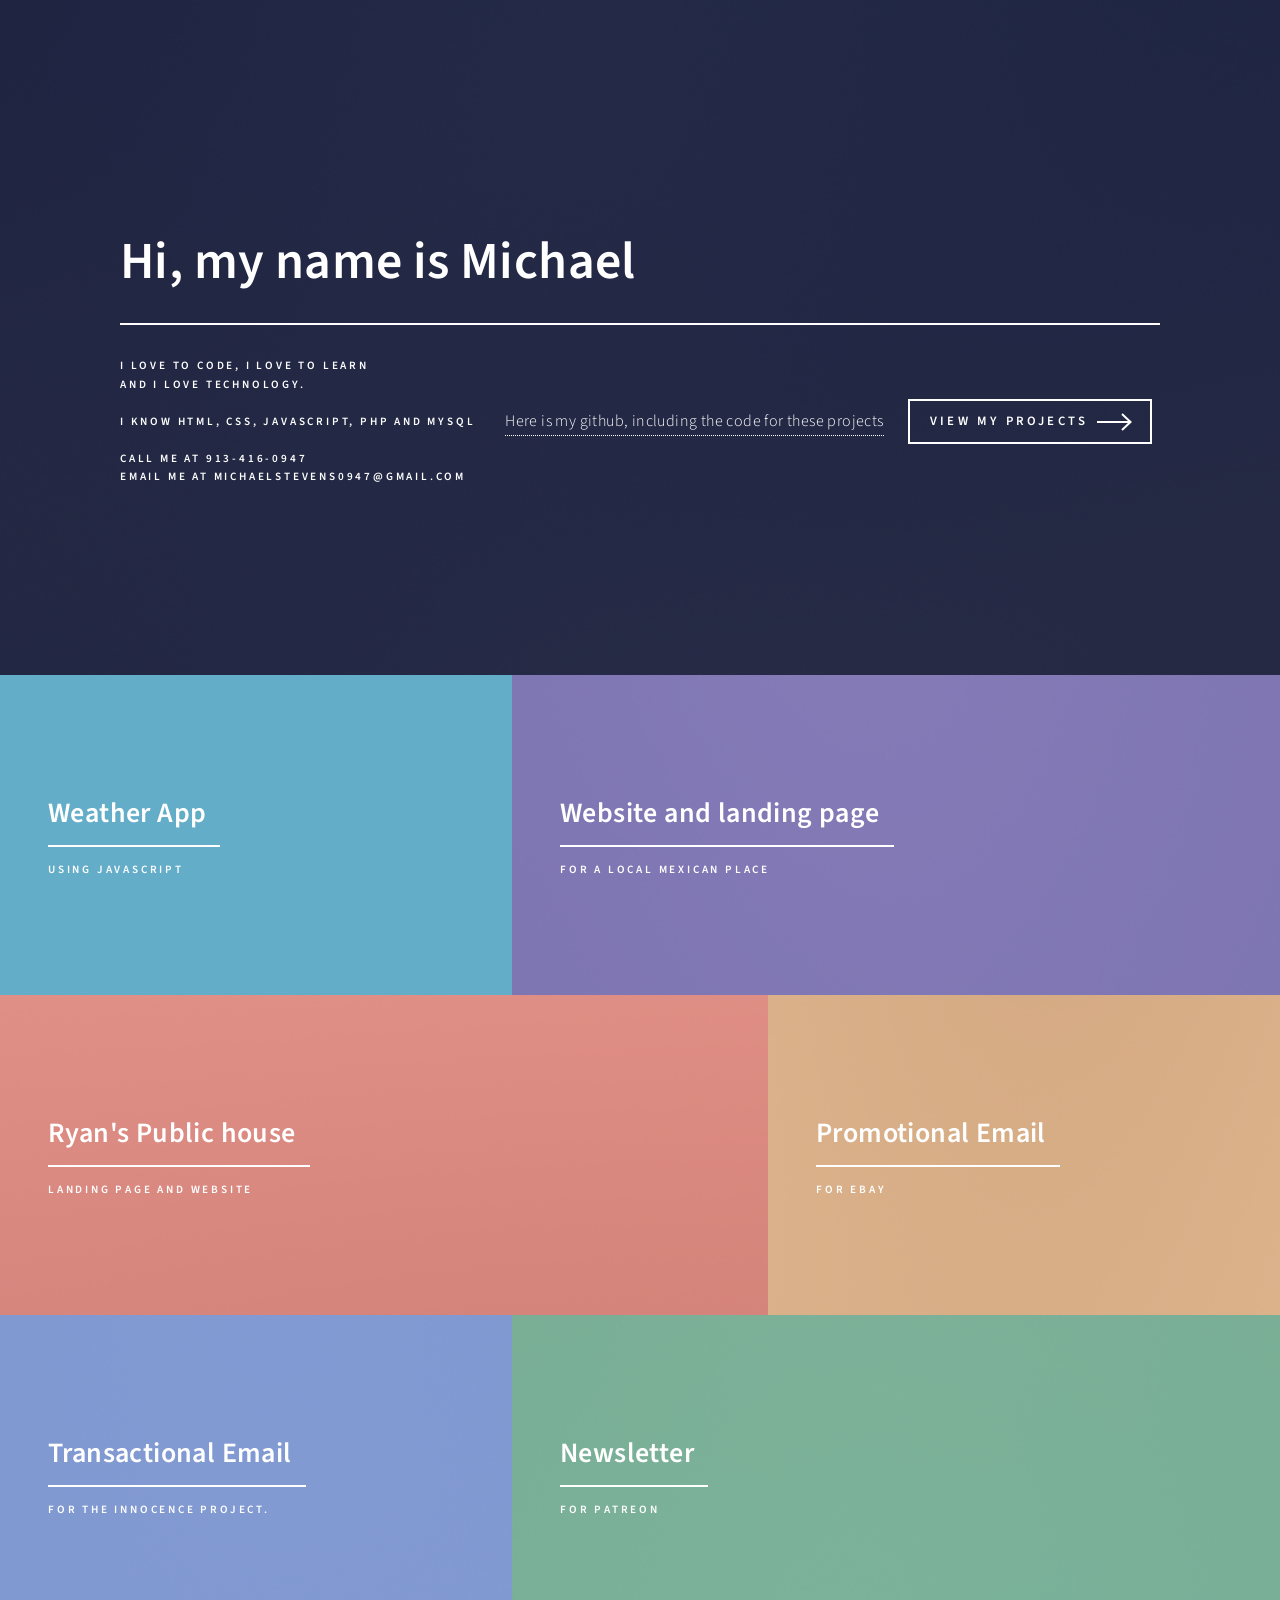
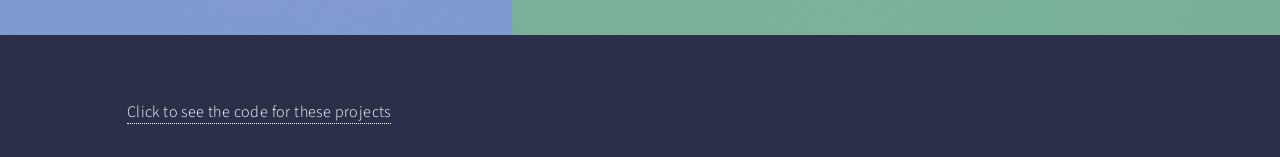
<file: index.html>
<!DOCTYPE HTML>
<!--
	Forty by HTML5 UP
	html5up.net | @ajlkn
	Free for personal and commercial use under the CCA 3.0 license (html5up.net/license)
-->
<html>
	<head>
		<title>Michael Stevens</title>
		<meta charset="utf-8" />
		<meta name="viewport" content="width=device-width, initial-scale=1, user-scalable=no" />
		<link rel="stylesheet" href="assets/css/main.css" />
		<noscript><link rel="stylesheet" href="assets/css/noscript.css" /></noscript>
	</head>
	<body class="is-preload">

		<!-- Wrapper -->
			<div id="wrapper">

				<!-- Header -->
					<header id="header" class="alt">
						
						<!-- <nav>
							<a href="#menu">Menu</a>
						</nav> -->
					</header>

				<!-- Menu -->
					<!-- <nav id="menu">
						<ul class="links">
							<li><a href="index.html">Home</a></li>
							<li><a href="landing.html">Landing</a></li>
							
						</ul>
						<ul class="actions stacked">
							<li><a href="#" class="button primary fit">View My projects</a></li>
							<li><a href="#" class="button fit">Log In</a></li>
						</ul>
					</nav> -->

				<!-- Banner -->
					<section id="banner" class="major">
						<div class="inner">
							<header class="major">
								<h1>Hi, my name is Michael</h1>
							</header>
							<div class="content">
								<p>	I love to code, I love to learn<br />
								and I love technology. <br>
								&nbsp;<br>
								I know HTML, CSS, Javascript, PHP and MySQL
								&nbsp;<br>
								&nbsp;<br>
								Call me at 913-416-0947<br>
								Email me at michaelstevens0947@gmail.com <br /></p><br>
								&nbsp;<br>
								&nbsp;<br>
								<a target='_blank' href='https://github.com/MichaelStevens247/michaelstevens247.github.io'>Here is my github, including the code for these projects</a>
								
								
								<ul class="actions">
									<li><a href="#one" class="button next scrolly">View my projects</a></li>
								</ul>
							</div>
						</div>
					</section>

				<!-- Main -->
					<div id="main">

						<!-- One -->
							<section id="one" class="tiles">
								<article>
									<span class="image">
										<img src="images/Guitar center photo.PNG" alt="" />
									</span>
									<header class="major">
										<h3><a href="/JS API/index.html" class="link" target='_blank'>Weather App</a></h3>
										<p>Using Javascript</p>
									</header>
								</article>
								<article>
									<span class="image">
										<img src="images/pic02.jpg" alt="" />
									</span>
									<header class="major">
										<h3><a href="/Rodeo Mexican Restaurant/index.html" target='_blank' class="link">Website and landing page</a></h3>
										<p>for a local mexican place</p>
									</header>
								</article>
								
								<article>
									<span class="image">
										<img src="images/pic03.jpg" alt="" />
									</span>
									<header class="major">
										<h3><a href="/RPH 02/index.html" class="link" target='_blank'>Ryan's Public house</a></h3>
										<p>Landing page and website</p>
									</header>
								</article>
								<article>
									<span class="image">
										<img src="images/pic04.jpg" alt="" />
									</span>
									<header class="major">
										<h3><a href="Promotional Email 02/index.html" target='_blank' class="link">Promotional Email</a></h3>
										<p>For Ebay</p>
									</header>
								</article>
								<article>
									<span class="image">
										<img src="images/pic05.jpg" alt="" />
									</span>
									<header class="major">
										<h3><a href="Transactional email/index.html" target='_blank' class="link">Transactional Email </a></h3>
										<p>For the innocence project.</p>
									</header>
								</article>
								<article>
									<span class="image">
										<img src="images/pic06.jpg" alt="" />
									</span>
									<header class="major">
										<h3><a href="Newsletter 02/index.html" class="link" target="_blank">Newsletter</a></h3>
										<p>For patreon</p>
									</header>
								</article>
							</section>

						<!-- Two -->
							<section id="two">
								<div class="inner">
									&nbsp;
									<a target='_blank' href='https://github.com/MichaelStevens247/michaelstevens247.github.io'>Click to see the code for these projects</a>
									<!-- <header class="major">
										<h2>Massa libero</h2>
									</header>
									<p>Nullam et orci eu lorem consequat tincidunt vivamus et sagittis libero. Mauris aliquet magna magna sed nunc rhoncus pharetra. Pellentesque condimentum sem. In efficitur ligula tate urna. Maecenas laoreet massa vel lacinia pellentesque lorem ipsum dolor. Nullam et orci eu lorem consequat tincidunt. Vivamus et sagittis libero. Mauris aliquet magna magna sed nunc rhoncus amet pharetra et feugiat tempus.</p>
									<ul class="actions">
										<li><a href="landing.html" class="button next">Get Started</a></li>
									</ul>
								</div>
							</section> -->
					</div>

				<!-- Contact -->
					<!-- <section id="contact">
						<div class="inner">
							<section>
								<form method="post" action="#">
									<div class="fields">
										<div class="field half">
											<label for="name">Name</label>
											<input type="text" name="name" id="name" />
										</div>
										<div class="field half">
											<label for="email">Email</label>
											<input type="text" name="email" id="email" />
										</div>
										<div class="field">
											<label for="message">Message</label>
											<textarea name="message" id="message" rows="6"></textarea>
										</div>
									</div>
									<ul class="actions">
										<li><input type="submit" value="Send Message" class="primary" /></li>
										<li><input type="reset" value="Clear" /></li>
									</ul>
								</form>
							</section> -->
							<!-- <section class="split">
								<section>
									<div class="contact-method">
										<span class="icon solid alt fa-envelope"></span>
										<h3>Email</h3>
										<a href="#">information@untitled.tld</a>
									</div>
								</section>
								<section>
									<div class="contact-method">
										<span class="icon solid alt fa-phone"></span>
										<h3>Phone</h3>
										<span>(000) 000-0000 x12387</span>
									</div>
								</section>
								<section>
									<div class="contact-method">
										<span class="icon solid alt fa-home"></span>
										<h3>Address</h3>
										<span>1234 Somewhere Road #5432<br />
										Nashville, TN 00000<br />
										United States of America</span>
									</div>
								</section>
							</section> -->
						</div>
					</section>

				<!-- Footer -->
					<footer id="footer">
						<!-- <div class="inner">
							<ul class="icons">
								<li><a href="#" class="icon brands alt fa-twitter"><span class="label">Twitter</span></a></li>
								<li><a href="#" class="icon brands alt fa-facebook-f"><span class="label">Facebook</span></a></li>
								<li><a href="#" class="icon brands alt fa-instagram"><span class="label">Instagram</span></a></li>
								<li><a href="#" class="icon brands alt fa-github"><span class="label">GitHub</span></a></li>
								<li><a href="#" class="icon brands alt fa-linkedin-in"><span class="label">LinkedIn</span></a></li>
							</ul>
							<ul class="copyright">
								<li>&copy; Untitled</li><li>Design: <a href="https://html5up.net">HTML5 UP</a></li>
							</ul>
						</div> -->
					</footer>

			</div>

		<!-- Scripts -->
			<script src="assets/js/jquery.min.js"></script>
			<script src="assets/js/jquery.scrolly.min.js"></script>
			<script src="assets/js/jquery.scrollex.min.js"></script>
			<script src="assets/js/browser.min.js"></script>
			<script src="assets/js/breakpoints.min.js"></script>
			<script src="assets/js/util.js"></script>
			<script src="assets/js/main.js"></script>

	</body>
</html>
</file>
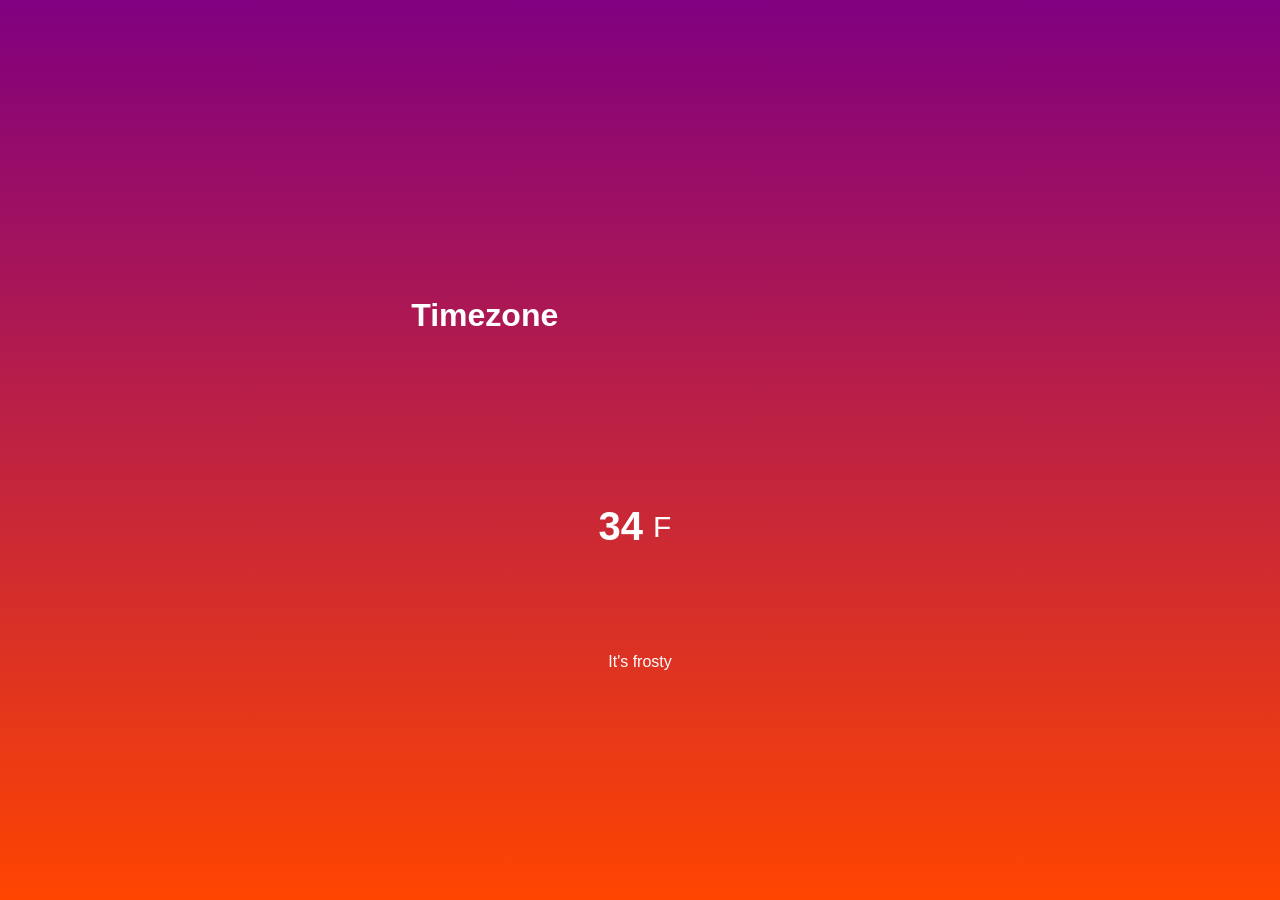
<file: JS API/index.html>
<!DOCTYPE html>
<html lang="en">
<head>
    <meta charset="UTF-8">
    <meta name="viewport" content="width=device-width, initial-scale=1.0">
    <title>Document</title>
    <link rel='stylesheet' href='style.css'>
</head>
<body>
    
    <div class='location'>
        <h1 class='location-timezone'>Timezone</h1>
        <canvas class='icon' width="128" height="128"></canvas>
    </div>
    <div class='temperature'>
        <div class='degree-section'>
            <h2 class="temperature-degree">34</h2>
            <span>F</span>
        </div>
        <div class="temperature-description">It's frosty</div>
    </div>

    <script src='skycons.js'></script>
    <script src='script.js'></script>
</body>
</html>
</file>
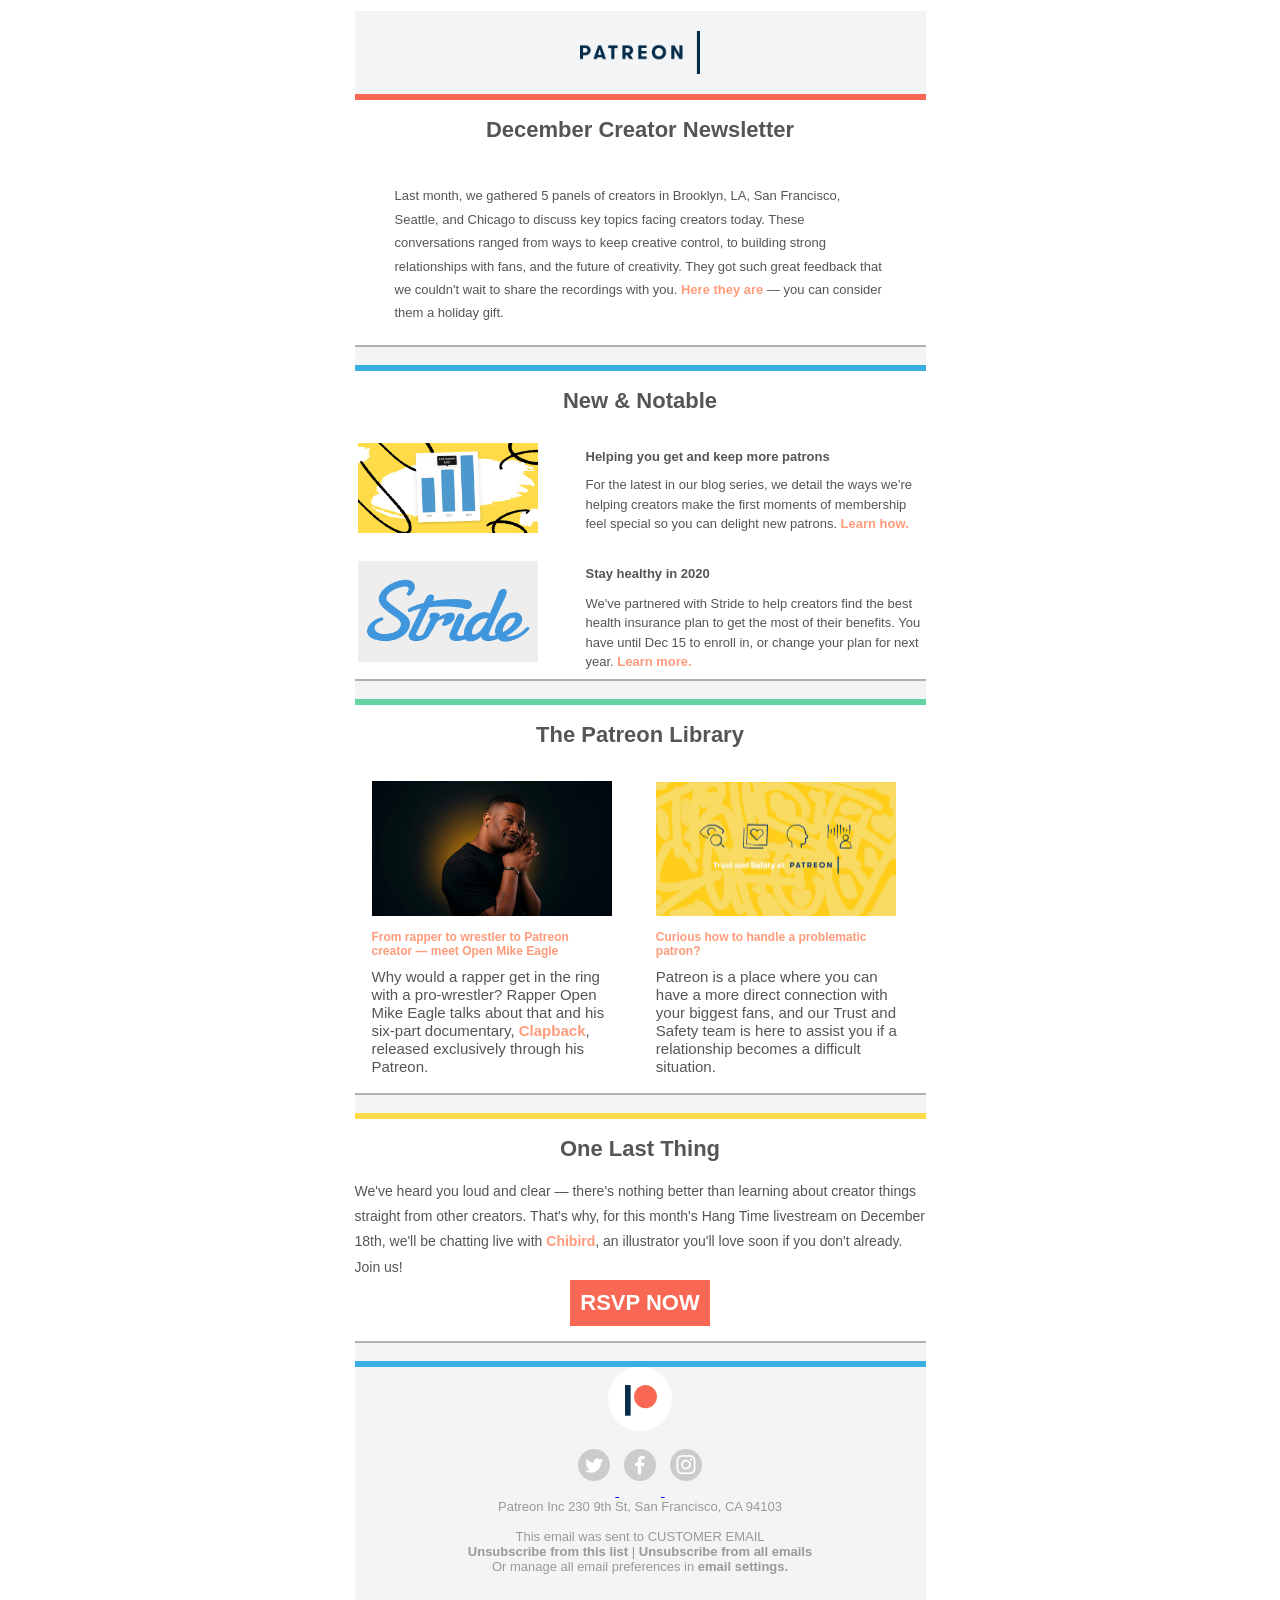
<file: Newsletter 02/index.html>
<!DOCTYPE html>
<html lang="en">
<head>
    <meta charset="UTF-8">
    <meta name="viewport" content="width=device-width, initial-scale=1.0">
    <meta http-equiv="X-UA-Compatible" content="ie=edge">
    <title>Your December creator newsletter is here 🎁</title>
    <link rel='stylesheet' href='style.css'>
</head>
<body>
    <table role='presentation' width='577' valign='top' align='center' id='bigtable'>
        <tbody>
            <tr>
                <td>

                    <div id='header' width='577' height='83' align='center'>
                        <img align='center' height="42.8" id='logo' src='patreon.png'>
                    </div>

                    <div align='center' class ='one'>
                        <strong><span>December Creator Newsletter</span></strong>
                    </div>

                    <div id='firsttext' width='477' align='left' width='577'>
                        <span>Last month, we gathered 5 panels of creators in Brooklyn, LA, San Francisco, Seattle, and Chicago to discuss key topics facing creators today. These conversations ranged from ways to keep creative control, to building strong relationships with fans, and the future of creativity. They got such great feedback that we couldn't wait to share the recordings with you. <a href='https://www.youtube.com/watch?v=l2Yi4vOR7PY&list=PLXjKNDHnuMrw0oZ-pcdKW7ppeaIy1X2rW&index=10' class='orange' target='_blank'>Here they are</a> — you can consider them a holiday gift. </span>
                    </div>

                    <div class='transparent'>
                        &nbsp;
                    </div>

                    <div align='center' class ='two'>
                        <strong><span>New & Notable</span></strong>
                    </div>

                    <table id='three'>
                        <tbody>
                            <tr>
                                <td class='threecell'>
                                    <a href='' target='_blank'> <img class='imgthree' width='180' src='yellow.jpg'> </a>
                                </td>
                                <td >
                                    <span><strong class='threeheading'> Helping you get and keep more patrons </strong></span>
                                    <div class='threeparagraph'>
                                        For the latest in our blog series, we detail the ways we’re helping creators make the first moments of membership feel special so you can delight new patrons.<a class='orange' href='https://blog.patreon.com/get-and-keep-more-patrons-part-3' target='_blank'> Learn how.</a>
                                    </div>
                                </td>
                            </tr>
                            <tr>
                                <td class='threecell'>
                                    <a href='' target='_blank'> <img class='imgthree' width='180' src='stride.png'> </a>
                                </td>
                                <td class='threeparagraph'>
                                    <span><strong class='threeheading'> Stay healthy in 2020 </strong></span>
                                    <div class='threeparagraph'>
                                        We've partnered with Stride to help creators find the best health insurance plan to get the most of their benefits. You have until Dec 15 to enroll in, or change your plan for next year.<a class='orange' href='https://patreon.stridehealth.com/?utm_source=partner_patreon' target='_blank'> Learn more.</a> 
                                    </div>
                                </td>
                            </tr>
                        </tbody>
                    </table>

                    <div class='transparent'>
                        &nbsp;
                    </div>

                    <div align='center' class ='four'>
                        <strong><span>The Patreon Library</span></strong>
                    </div>

                    <table id='fourtable' align='center'>
                        <tbody>
                            <tr>
                                <td class='fourcell'>
                                    <a href='' target='_blank'><img class='fourimg' src='guy.png'></a>
                                    <div class='fourheader'> <a class='fourheader' href='https://blog.patreon.com/open-mike-eagle?utm_source=creator_newsletter&utm_medium=email&utm_campaign=launched' target='_blank'>From rapper to wrestler to Patreon creator — meet Open Mike Eagle </a></div>
                                    <div class= 'fourparagraph'>Why would a rapper get in the ring with a pro-wrestler? Rapper Open Mike Eagle talks about that and his six-part documentary,<a class='orange' href='https://www.patreon.com/openmikeeagle' target='_blank'> Clapback</a>, released exclusively through his Patreon. </div>
                                </td>
                                <td class='fourcell'>
                                    <a href='' target='_blank'><img class='fourimg' src='brains.png'></a>
                                    <div class='fourheader'> <a class='fourheader' href='https://blog.patreon.com/how-do-i-handle-a-problematic-patron?utm_source=creator_newsletter&utm_medium=email&utm_campaign=launched' target='_blank'>Curious how to handle a problematic patron? &nbsp; &nbsp; &nbsp; &nbsp; &nbsp; &nbsp;</a></div>
                                    <div class= 'fourparagraph'>Patreon is a place where you can have a more direct connection with your biggest fans, and our Trust and Safety team is here to assist you if a relationship becomes a difficult situation.</div>
                                </td>
                            </tr>
                        </tbody>
                    </table>

                    <div class='transparent'>
                        &nbsp;
                    </div>

                    <div align='center' class ='five'>
                        <strong><span>One Last Thing</span></strong>
                    </div>

                    <div class= 'fiveparagraph'>
                        We've heard you loud and clear — there's nothing better than learning about creator things straight from other creators. That's why, for this month's Hang Time livestream on December 18th, we'll be chatting live with <a class='orange' href='' target='_blank'>Chibird</a>, an illustrator you'll love soon if you don't already. Join us! 
                    </div>

                    <div align='center' class='fivebutton'>
                        <a class='rsvpbutton' href ='https://www.crowdcast.io/e/hang-time-december-19/register' target='_blank'><span><strong> RSVP NOW </strong></span> </a>
                    </div>

                    <div class='transparent fivebottom'>
                        &nbsp;
                    </div>

                    <div align='center' id='six'>
                        <a href='' target='_blank'> <img id='siximg' src='Patreon02.png'> </a>
                        <div>
                            <a href='https://twitter.com/patreon' target='_blank'> <img class='sixlink' src='twitter link.png'> </a>
                            <a href='https://www.facebook.com/patreon' target='_blank'> <img class='sixlink' src='facebook link.png'> </a>
                            <a href='https://www.instagram.com/patreon/' target='_blank'> <img class='sixlink' src='insta link.png'> </a>
                        </div>

                        <div>
                            Patreon Inc 230 9th St, San Francisco, CA 94103
                        </div>

                        <div style='padding-top: 15px; padding-bottom: 30px;'>
                            This email was sent to CUSTOMER EMAIL <br>
                            <a class='endlinks' href='https://blog.patreon.com/unsubscribe-confirm?utm_source=newsletter&utm_medium=email&utm_content=creatornewsletterunsubscribe&utm_campaign=creatornewsletter' target='_blank'> Unsubscribe from this list </a>  | <a class='endlinks' href='https://apus6.com/unsubscribe/v2?s=patreon&m=s_6a6f7e1f-973b-40bc-a2a0-f30889553c0d' target='_blank'>Unsubscribe from all emails</a> <br>

                            Or manage all email preferences in <a class='endlinks' href='https://www.patreon.com/login?ru=%2Fsettings%2Femail' target='_blank'> email settings.</a>
                        </div>

                    </div>

                    

                </td>
            </tr>
        </tbody>
    </table>
</body>
</html>
</file>
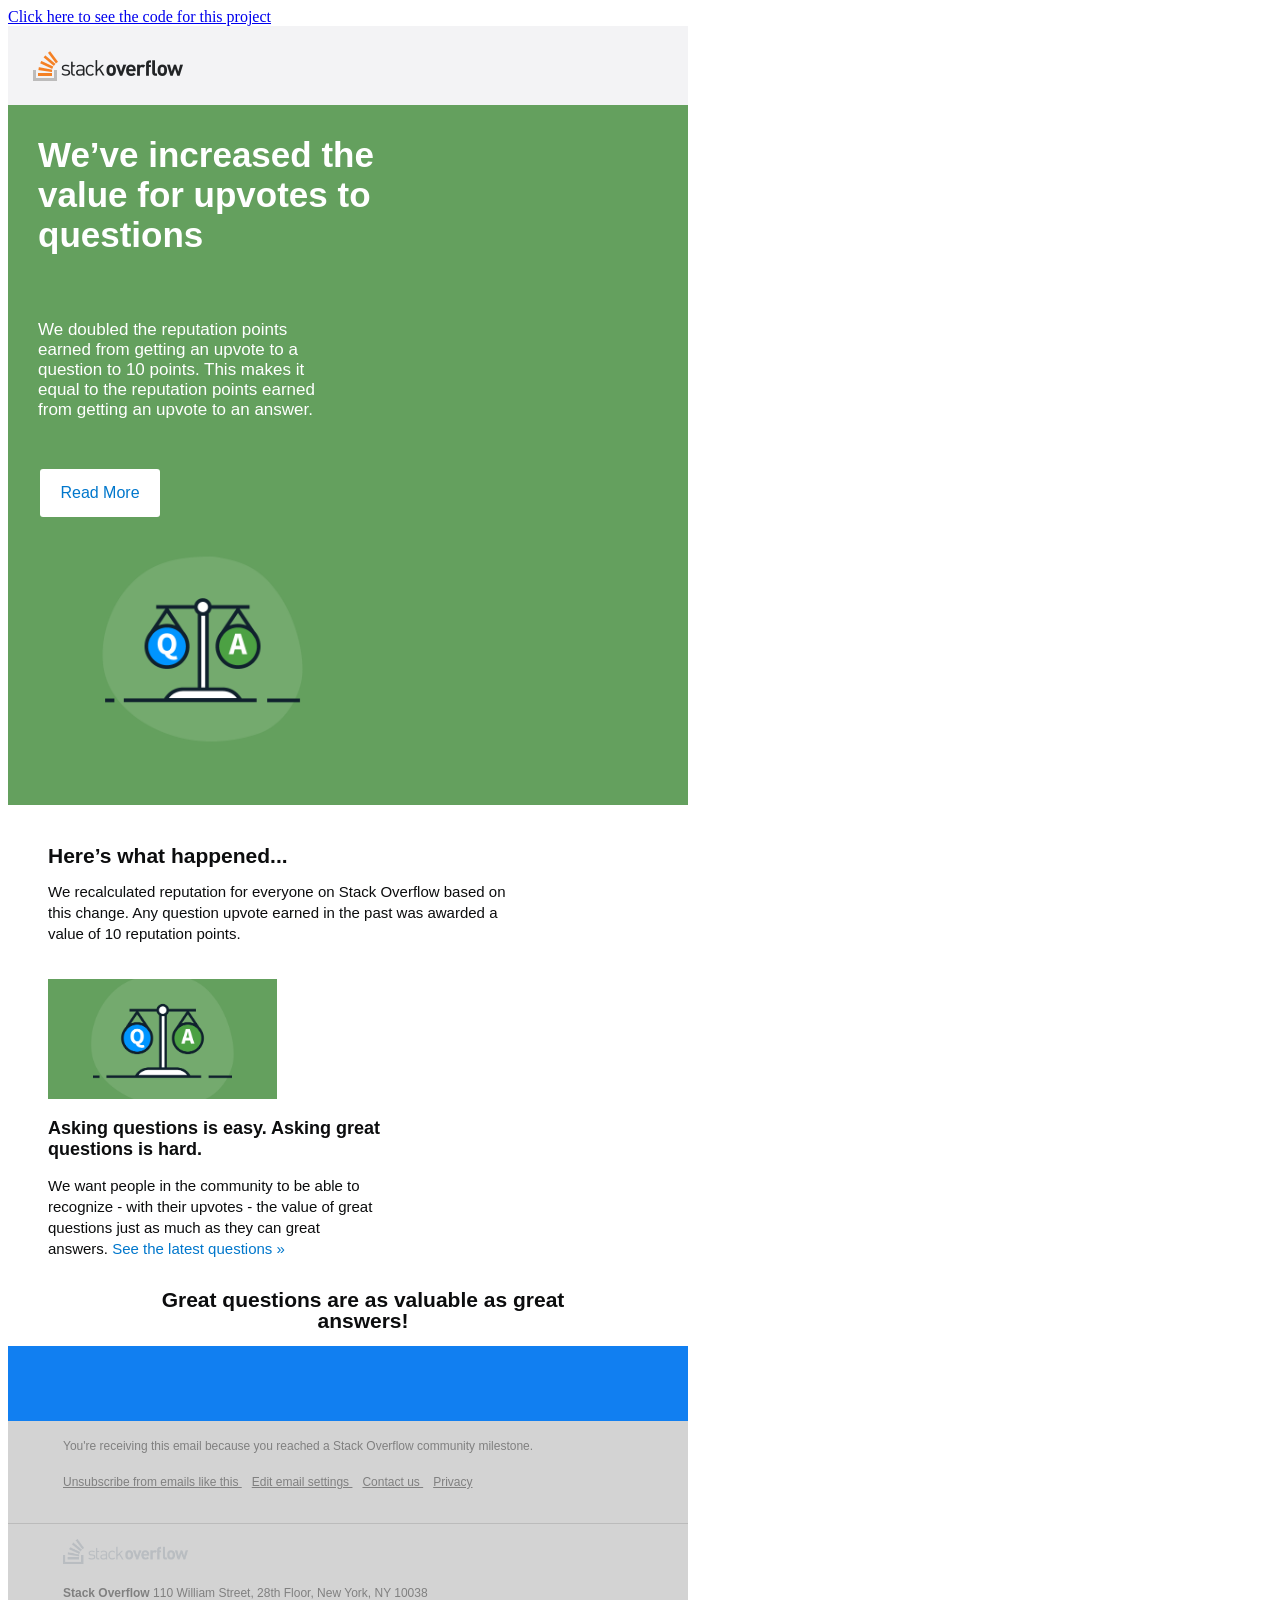
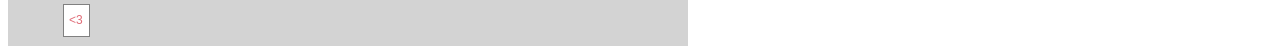
<file: Newsletter/index.html>
<!DOCTYPE html>
<html lang="en">
<head>
    <meta charset="UTF-8">
    <meta name="viewport" content="width=device-width, initial-scale=1.0">
    <meta http-equiv="X-UA-Compatible" content="ie=edge">
    <title>Reputation values have changed across Stack Overflow</title>
    <link rel ='stylesheet' href ='style.css'>
    <a href='https://github.com/MichaelStevens247/Newsletter-email-01' target='_blank'>Click here to see the code for this project</a>
</head>
    <header>
        <a href ='https://stackoverflow.com/'><img id='logo' src='StackLogo.png'></a>
    </header>

<body>
    
<div id='main'>
    <p class='boldwhite'><b>We’ve increased the <br> value for upvotes to <br>questions</b></p>

    <p class='smallwhite'>We doubled the reputation points <br> 
        earned from getting an upvote to a <br> 
        question to 10 points. This makes it <br> 
        equal to the reputation points earned <br> 
        from getting an upvote to an answer.</p>

    <div id='front'>
        <table>
            <tbody>
                <tr>
                    <td id='button'>
                        <a href='https://stackoverflow.blog/2019/11/13/were-rewarding-the-question-askers/?utm_source=iterable&utm_medium=email&utm_campaign=recalculating-reputation-community&utm_content=read-more' id ='innerbutton' target='_blank'> Read More </a>
                    </td>
                </tr>
            </tbody>
        </table>
    </div>    

        
        <div>
            <img id='scale01' src='scale.png'>
        </div>
    </div>

        <div class='blackbold'>
            Here’s what happened...
        </div>
        
        <div class='paragraph'>
            We recalculated reputation for everyone on Stack Overflow based on <br>
            this change. Any question upvote earned in the past was awarded a <br>
            value of 10 reputation points.
        </div>

        <div> <!--scale02-->
            <a href='https://stackoverflow.blog/2019/11/13/were-rewarding-the-question-askers/?utm_source=iterable&utm_medium=email&utm_campaign=recalculating-reputation-community&utm_content=mid-image'  target='_blank'> <img id='scale02' src='scale02.png'> </a> 
        </div>
    
        <div id='smallbold'>
                Asking questions is easy. Asking great <br>
                questions is hard.
            </div>
            
            <div class='paragraph'>
                    We want people in the community to be able to <br>
                    recognize - with their upvotes - the value of great <br>
                    questions just as much as they can great <br>
                    answers. <a href ='https://stackoverflow.com/questions?tab=Newest?utm_source%3Diterable&utm_medium=email&utm_campaign=recalculating-reputation-community&utm_content=see-latest-questions' target='_blank' id='links'>See the latest questions »</a>
            </div>

            <div id='centeralign'>
                    Great questions are as valuable as great <br> answers!
            </div>

            <div id='bottom'>
                <div id='blue'></div>

                <div class='lightgrey'>
                        You're receiving this email because you reached a Stack Overflow community milestone.
                </div>

                
                    <ul class='greylinks'>
                        <li>
                                Unsubscribe from emails like this 
                        </li>
                        <li>
                                Edit email settings  
                        </li>
                        <li>
                                Contact us 
                        </li>
                        <li>
                                Privacy 
                        </li>
                    </ul>
                
                    <div class='underline'>
                        <!-- This div creates an underline -->
                    </div>

                    <div id='moveimg'>
                    <img id='greylogo' src= 'GreyStackLogo.png'>
                    </div>

                    <div class='lightgrey' id='finaltext'>
                        <b>Stack Overflow</b> 110 William Street, 28th Floor, New York, NY 10038 <br>
                        <div id ='heart'> <3 </div>

                    </div>

<!-- #e06c77 -->

            </div>



</body>
</html>







<!-- <td valign="middle" style="background-image:url('https://ci5.googleusercontent.com/proxy/LZKbu32cNSfVxYGLwQ6JQbCiCeoPOwwNNxjKl1pN0WoQ_-ZrWTBxy6U3PmM39IHZrLHxW4GrGPOzp_aFfZUngQ7PVf77PWLe0g8JTQ5YWQtrv2JkbFIQk2HjADnD63u_6HRDYNNLyECD_5mZRRetXYLnb04=s0-d-e1-ft#https://itr-images.stackoverflow.email/857c3f94-f791-401e-85a8-e041ec72569e/bgheropatternblue.png');background-position:center center;background-size:cover;background-color:#117ff1" background="https://ci5.googleusercontent.com/proxy/LZKbu32cNSfVxYGLwQ6JQbCiCeoPOwwNNxjKl1pN0WoQ_-ZrWTBxy6U3PmM39IHZrLHxW4GrGPOzp_aFfZUngQ7PVf77PWLe0g8JTQ5YWQtrv2JkbFIQk2HjADnD63u_6HRDYNNLyECD_5mZRRetXYLnb04=s0-d-e1-ft#https://itr-images.stackoverflow.email/857c3f94-f791-401e-85a8-e041ec72569e/bgheropatternblue.png" bgcolor="#117FF1"> <div> <table width="100%" align="center" border="0" cellpadding="0" cellspacing="0" role="presentation" style="border-spacing:0!important;border-collapse:collapse!important;table-layout:fixed!important;margin:0 auto!important"> <tbody> <tr> <td style="padding:30px" class="m_2951813165315957262sm-p"> </td> </tr> </tbody> </table> </div> </td> -->
</file>
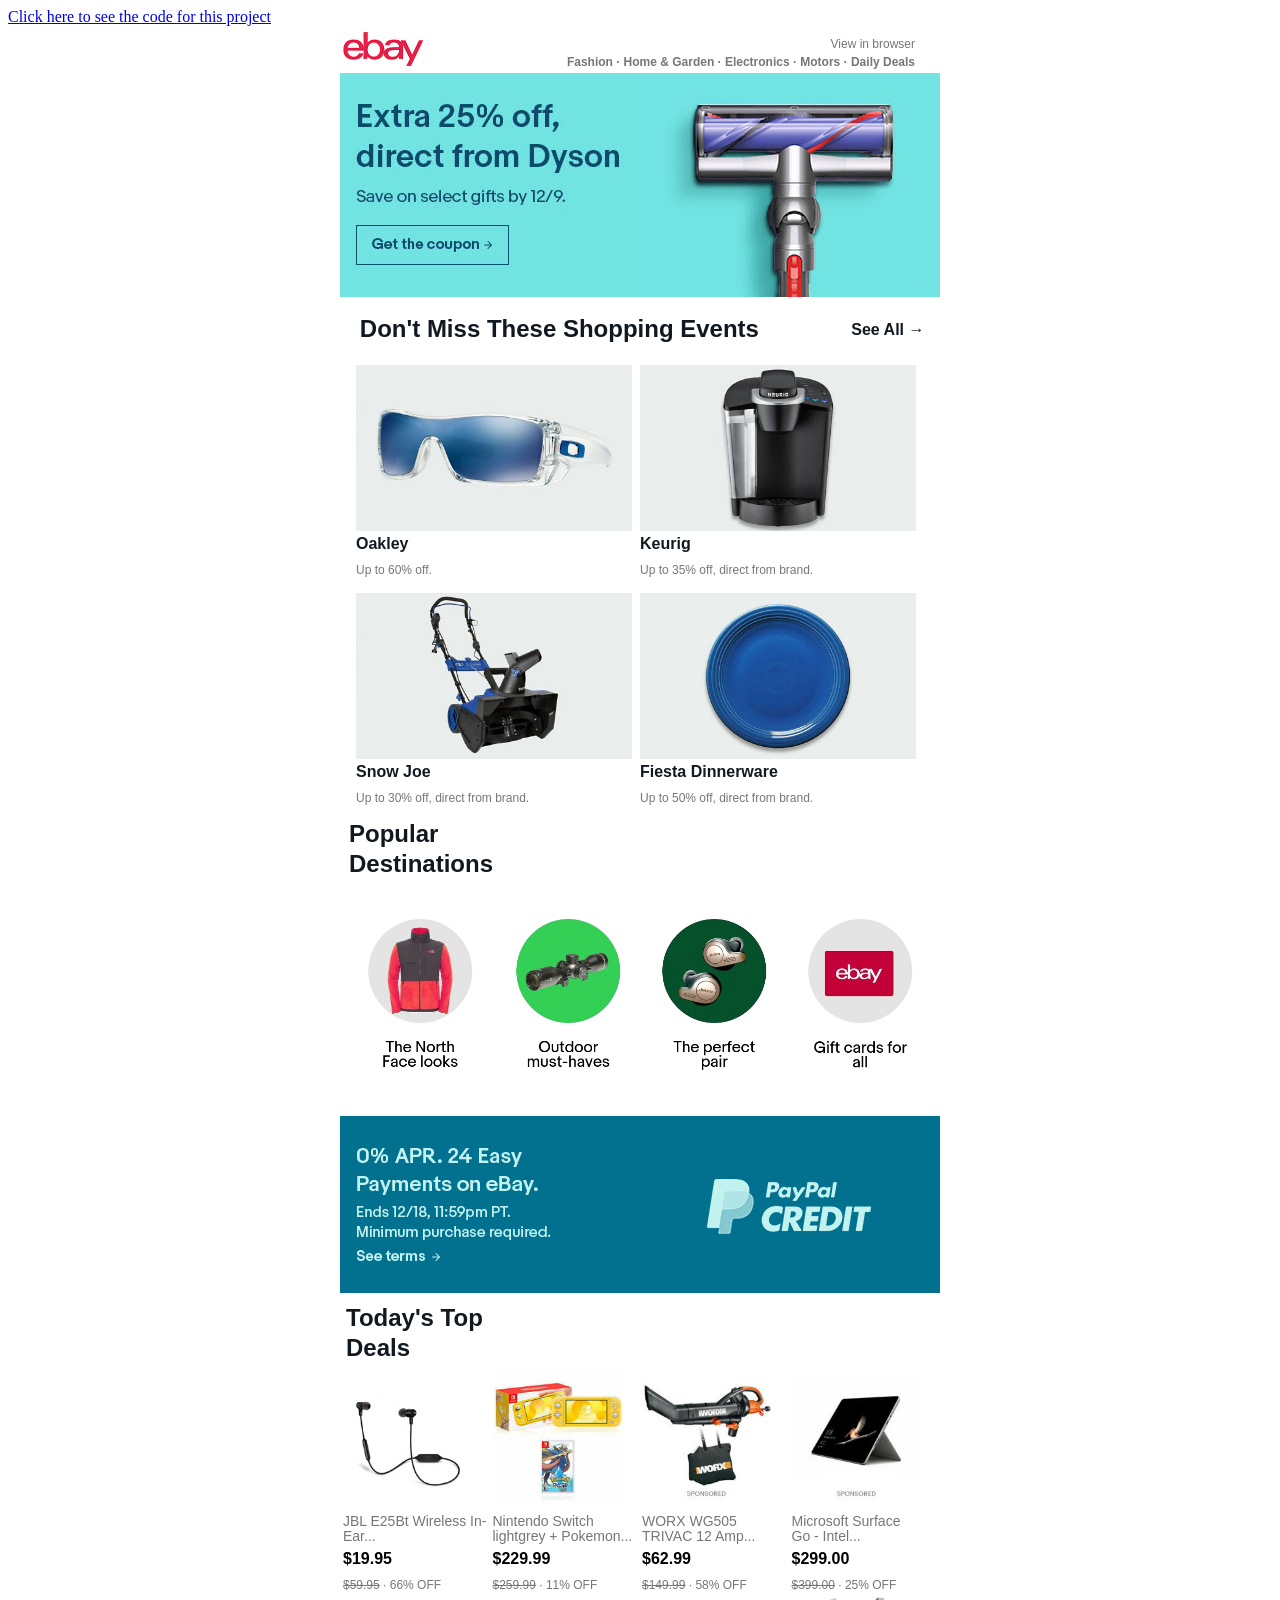
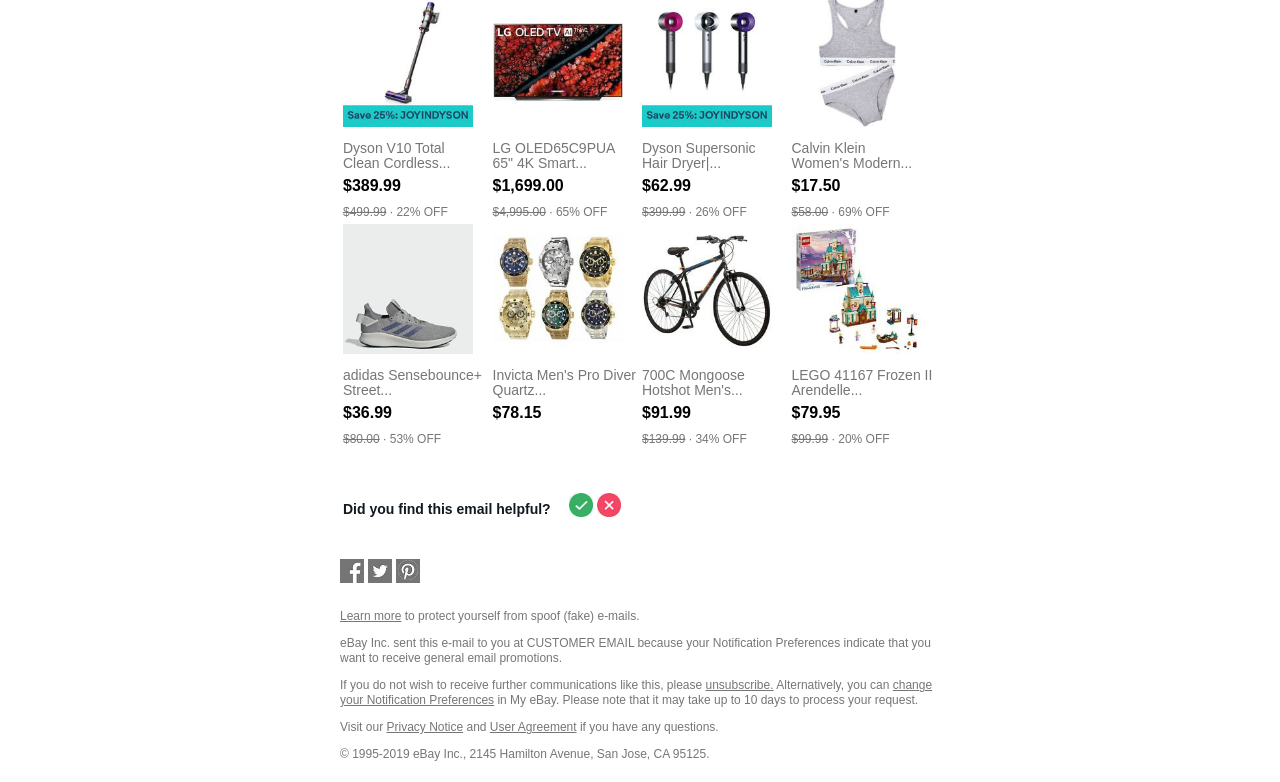
<file: Promotional Email 02/index.html>
<!DOCTYPE html>
<html lang="en">
<head>
    <meta charset="UTF-8">
    <meta name="viewport" content="width=device-width, initial-scale=1.0">
    <meta http-equiv="X-UA-Compatible" content="ie=edge">
    <link rel ='stylesheet' href='style.css'>
    <title>Yes, yes, yes! This is going to be a Cyber Week to remember</title>
    <a href='https://github.com/MichaelStevens247/Promotional-email-02' target='_blank'>Click here to see the code for this project</a>
</head>
<body>
    <div>
        <table align='center'> <!-- This table contains the entirety of the email content-->
            <tbody>
                <tr>
                    <td>
                        <table cellspacing ='0' cellpadding='0'>
                            <tr>
                                <td>
                                    <table>
                                        <tbody>
                                            <tr id = 'head'>
                                                <th> 
                                                    <img src='EbayLogo.jpg'  width ='80' height ='34'>
                                                </th>
                                                <th width='488' style = 'text-align: right; vertical-align: bottom;'>
                                                    <div style = 'text-align: right;'> <a href ='https://svcs.ebay.com/imageser/v1/image/digestinbrowser?id=44905085950&loc=en-US&tv=YzliYjdjMWItN2QxMy00N2RiLWE0MWItNDNlNjRiMWIzNmNjXzEwOA%3D%3D&0=NULL&1=NULL&2=0A99B68D-2175F035031-016EA6DA224F-0000000001FA8C99&3=0&4=0&6=NULL&7=5&8=0&9=0&10=AQAEAAAAMGEbFyz2VhE4QRRo9BcVsAClKGGRPpAe1L7QoNrK30oLX0Xj0qz_MRHYtnuoBVuDJw&11=NDQ5MDUwODU5NTA%3D&12=NULL&13=NULL&14=0&15=N&16=default&17=8&18=U&19=1575562200&20=0&21=0&22=0&23=0&24=0&25=NULL&26=7b36a939aec310f236235bcf1b2e8ffd%257E32TE73001_T_AGM&27=9&28=NULL&29=AGM&30=NULL&31=20191205091000&32=0&33=40&34=0&35=0&36=2058673811&37=NULL&38=0&39=0.0&40=0&41=32TE73001_T_AGM&42=AQAEAAAAILbD0kUDnYlBRWemzgph7E6A81Jd9aN2dbatUs0wspjX&43=AQAEAAAAICLzabLYh22RVj5y_cOn0ETazSS79pSC0FvOvymlAbp7&44=0&45=AQAEAAAAIGKIAopL7FWUjCegnhp7BZG6YOzod-mz_evajjXy3qqC&46=UNKNOWN&47=0&48=0&49=0&50=0&51=0&newVibEncoding=true' target='_blank' class = 'thingrey'> View in browser </a> </div>
                                                   <a href='https://www.ebay.com/b/Fashion/bn_7000259856' class='boldgrey' >Fashion ·</a> <a href='https://www.ebay.com/b/Home-Garden/11700/bn_1853126' class='boldgrey'>Home & Garden ·</a> <a href='https://www.ebay.com/b/Electronics/bn_7000259124' class='boldgrey' >Electronics ·</a> <a href='https://www.ebay.com/b/Auto-Parts-and-Vehicles/6000/bn_1865334?v=1&campaign-id=90001' class='boldgrey'>Motors ·</a> <a href='https://www.ebay.com/deals/?campaign-id=90001' class='boldgrey' >Daily Deals</a>
                                                </th>
                                            </tr>
                                        </tbody>
                                    </table>
                                </td>
                            </tr>
                            <tr>
                                <td class = 'centerimgs'>
                                    <a href ='ebay.com/e/home-garden/dyson-end-of-year-120519' target='_blank'><img src='Blueimgleft.jpg'></a>
                                </td>
                                <td class = 'centerimgs'>
                                    <a href ='https://www.ebay.com/' target='_blank'><img src='BlueImageRight.jpg'></a>
                                </td>
                            </tr>

                            <table align="center" width='575'> <!--This table will contain the four images along with the heading-->
                                <tbody>
                                    <tr class='wide'>
                                        <td>
                                            <th>
                                                    <div class ='horizontal left bigtext'>
                                                       <a href='https://www.ebay.com/b/Sales-Events/bn_7115049177?campaign-id=90001' class='bigtext' >Don't Miss These Shopping Events</a>
                                                    </div>

                                            </th>
                                            <td>
                                                    <div class ='horizontal right smalltext'>
                                                           <a href = 'https://www.ebay.com/b/Sales-Events/bn_7115049177?campaign-id=90001' class='smalltext'> See All &#8594;</a>
                                                    </div>
                                            </td>
                                        </td>
                                    </tr>
                                </tbody>
                            </table>
                                
                            </tr>
                        </table>

                        <tr>
                            <td>
                                <table align='center' cellspacing='0' cellpadding='0' width='568'>
                                    <tbody>
                                        <tr>
                                            <td width='276'>
                                                <a href ='https://www.ebay.com/e/fashion/bo2-oakley-072219?campaign-id=90001&run-date=20191205091000&TemplateId=c9bb7c1b-7d13-47db-a41b-43e64b1b36cc&TemplateVersion=108&co=10&placement-type=te.eventsC&user-id=44905085950&instance=1575562200&site-id=0&TrackingCode=32TE73001_T_AGM&rpp_cid=5d27bb551cb7296aaf832478&rank=1&cs=-1&placement-type-name=te.eventsC' ><img id = 'sunglasses' src='Sunglasses.jpg' ></a>
                                                <div class ='bold'> Oakley</div>
                                                <div class='lightgrey'>Up to 60% off.</div>
                                            </td>
                                            <td width='276' >
                                                <a href ='https://www.ebay.com/e/home-garden/keurig-brand-outlet-111219?campaign-id=90001&run-date=20191205091000&TemplateId=c9bb7c1b-7d13-47db-a41b-43e64b1b36cc&TemplateVersion=108&co=11&placement-type=te.eventsC&user-id=44905085950&instance=1575562200&site-id=0&TrackingCode=32TE73001_T_AGM&rpp_cid=5da5f8f129a32707e88ac524&rank=2&cs=-1&placement-type-name=te.eventsC' ><img  id = 'coffeemaker' src='coffeemaker.jpg' ></a>
                                                <div class ='bold'>Keurig</div>
                                                <div class='lightgrey'>Up to 35% off, direct from brand.</div>
                                            </td>
                                        </tr>
                                        <tr>
                                                <td width='276'>
                                                    <a href ='https://www.ebay.com/e/fashion/bo2-oakley-072219?campaign-id=90001&run-date=20191205091000&TemplateId=c9bb7c1b-7d13-47db-a41b-43e64b1b36cc&TemplateVersion=108&co=10&placement-type=te.eventsC&user-id=44905085950&instance=1575562200&site-id=0&TrackingCode=32TE73001_T_AGM&rpp_cid=5d27bb551cb7296aaf832478&rank=1&cs=-1&placement-type-name=te.eventsC' ><img id = 'coffeemaker' src='snowblower.jpg'></a>
                                                    <div class ='bold'> Snow Joe</div>
                                                    <div class='lightgrey'>Up to 30% off, direct from brand.</div>
                                                </td>
                                                <td width='276' >
                                                    <a href ='https://www.ebay.com/e/home-garden/keurig-brand-outlet-111219?campaign-id=90001&run-date=20191205091000&TemplateId=c9bb7c1b-7d13-47db-a41b-43e64b1b36cc&TemplateVersion=108&co=11&placement-type=te.eventsC&user-id=44905085950&instance=1575562200&site-id=0&TrackingCode=32TE73001_T_AGM&rpp_cid=5da5f8f129a32707e88ac524&rank=2&cs=-1&placement-type-name=te.eventsC' ><img id = 'coffeemaker' src='Plate.jpg'></a>
                                                    <div class ='bold'>Fiesta Dinnerware</div>
                                                    <div class='lightgrey'>Up to 50% off, direct from brand.</div>
                                                </td>
                                        </tr>
                                    </tbody>
                                </table>
                            </td>
                        </tr>
                        <tr>
                            <td>
                                <table align='center' width ='575'>
                                    <tbody>
                                        <tr>
                                            <th>
                                                <div class ='horizontal left' width='568'>
                                                    <a href='https://www.ebay.com/b/Sales-Events/bn_7115049177?campaign-id=90001' target='_blank' class='bigtext wide'>Popular Destinations</a>
                                                </div>
                                            </th>
                                        </tr>
                                        <tr>
                                            <td>
                                                <a href ='https://www.ebay.com/e/fashion/the-north-face-120919?mi_u=44905085950' target='_blank'><img class='smallcell' src='jacket.png'></a>
                                            </td>
                                            <td>
                                                <a href ='https://www.ebay.com/e/sporting-goods/gifts-under-100-for-the-outdoors-person?mi_u=44905085950' target='_blank'><img class='smallcell' src='scope.png'></a>
                                            </td>
                                            <td>
                                                <a href ='https://www.ebay.com/e/_electronics/headphones-and-earbuds-under-100?mi_u=44905085950' target='_blank'><img class='smallcell' src='headphones.png'></a>
                                            </td>
                                            <td>
                                                <a href ='https://www.ebay.com/b/Gift-Cards-Coupons/172008/bn_1858592?mi_u=44905085950' target='_blank'><img class='smallcell' src='giftcards.png'></a>
                                            </td>
                                        </tr>
                                        
                                    </tbody>
                                </table>
                            </td>
                        </tr>
                    </td>
                </tr>
                <tr>
                    <table align='center' cellspacing ='0' cellpadding='0'> 
                        <tbody>
                            <tr>
                                <td class = 'centerimgs'>
                                    <a href ='https://pages.ebay.com/paypal/credit-ezp/index.html' target='_blank'><img src='payaplimgleft.jpg'></a>
                                </td>
                                <td class = 'centerimgs'>
                                    <a href ='https://pages.ebay.com/paypal/credit-ezp/index.html' target='_blank' ><img src='paypalimgright.jpg'></a>
                                </td>
                            </tr>
                        </tbody>
                    </table>
                    <tr>
                        <td>
                            <table align='center' width='600'>
                                <tbody>
                                    <tr>
                                        <td>
                                            <table>
                                                <tr width='100%'>
                                                    <td width='100%' class='bigtext left'>
                                                        
                                                            Today's Top Deals
                                                        
                                                    </td>
                                                </tr>
                                            </table>
                                        </td>
                                    </tr>
                                        <tr>
                                            <td class='bottomcell' >
                                                <a href='https://www.ebay.com/i/392317625969?campaign-id=90001&run-date=20191205091000&TemplateId=c9bb7c1b-7d13-47db-a41b-43e64b1b36cc&TemplateVersion=108&co=15&placement-type=te.dealsC&user-id=44905085950&instance=1575562200&site-id=0&TrackingCode=32TE73001_T_AGM&placement-type-name=te.dealsC' target='_blank'><img src='wireless ear phones.jpg' class='bottomimg'></a>
                                                <div class ='lightgreylarge'>JBL E25Bt Wireless In-Ear...</div>
                                                <div class='price'>$19.95</div>
                                                <div class='lightgrey'><strike> $59.95</strike> &#x2219; 66% OFF</div>
                                            </td>
                                            <td class='bottomcell'>
                                                    <a href='https://www.ebay.com/i/293354150345?campaign-id=90001&run-date=20191205091000&TemplateId=c9bb7c1b-7d13-47db-a41b-43e64b1b36cc&TemplateVersion=108&co=16&placement-type=te.dealsC&user-id=44905085950&instance=1575562200&site-id=0&TrackingCode=32TE73001_T_AGM&placement-type-name=te.dealsC' target='_blank'><img src='nintendo.jpg' class='bottomimg'></a>
                                                    <div class ='lightgreylarge'>Nintendo Switch lightgrey + Pokemon...</div>
                                                    <div class='price'>$229.99</div>
                                                    <div class='lightgrey'><strike> $259.99</strike> &#x2219; 11% OFF</div>
                                            </td>
                                            <td class='bottomcell'>
                                                <a href='https://www.ebay.com/i/252427441463?campaign-id=90001&run-date=20191205091000&TemplateId=c9bb7c1b-7d13-47db-a41b-43e64b1b36cc&TemplateVersion=108&co=17&placement-type=te.dealsC&user-id=44905085950&instance=1575562200&site-id=0&TrackingCode=32TE73001_T_AGM&placement-type-name=te.dealsC' target='_blank'><img src='leafblower.jpg' class='bottomimg'></a>
                                                <div class ='lightgreylarge'>WORX WG505<br>TRIVAC 12 Amp...</div>
                                                <div class='price'>$62.99</div>
                                                <div class='lightgrey'><strike> $149.99</strike> &#x2219; 58% OFF</div>
                                        </td>
                                        <td class='bottomcell'>
                                            <a href='https://www.ebay.com/i/283658222470?campaign-id=90001&run-date=20191205091000&TemplateId=c9bb7c1b-7d13-47db-a41b-43e64b1b36cc&TemplateVersion=108&co=18&placement-type=te.dealsC&user-id=44905085950&instance=1575562200&site-id=0&TrackingCode=32TE73001_T_AGM&placement-type-name=te.dealsC' target='_blank'><img src='computer.jpg' class='bottomimg'></a>
                                            <div class ='lightgreylarge'>Microsoft Surface<br> Go - Intel...</div>
                                            <div class='price'>$299.00</div>
                                            <div class='lightgrey'> <strike>$399.00</strike> &#x2219; 25% OFF</div>
                                        </td>
                                        </tr>
                                        <tr>
                                            <td class='bottomcell'>
                                                <a href='https://www.ebay.com/i/274093795625?campaign-id=90001&run-date=20191205091000&TemplateId=c9bb7c1b-7d13-47db-a41b-43e64b1b36cc&TemplateVersion=108&co=19&placement-type=te.dealsC&user-id=44905085950&instance=1575562200&site-id=0&TrackingCode=32TE73001_T_AGM&placement-type-name=te.dealsC' target='_blank'><img src='vaccuum.jpg' class='bottomimg'></a>
                                                <div class ='lightgreylarge'>Dyson V10 Total<br> Clean Cordless...</div>
                                                <div class='price'>$389.99</div>
                                                <div class='lightgrey'><strike> $499.99</strike> &#x2219; 22% OFF</div>
                                            </td>
                                            <td class='bottomcell'>
                                                    <a href='https://www.ebay.com/i/264365052819?campaign-id=90001&run-date=20191205091000&TemplateId=c9bb7c1b-7d13-47db-a41b-43e64b1b36cc&TemplateVersion=108&co=20&placement-type=te.dealsC&user-id=44905085950&instance=1575562200&site-id=0&TrackingCode=32TE73001_T_AGM&placement-type-name=te.dealsC' target='_blank'><img src='TV.jpg' class='bottomimg'></a>
                                                    <div class ='lightgreylarge'>LG OLED65C9PUA<br>65" 4K Smart...</div>
                                                    <div class='price'>$1,699.00</div>
                                                    <div class='lightgrey'><strike> $4,995.00</strike> &#x2219; 65% OFF</div>
                                            </td>
                                            <td class='bottomcell'>
                                                <a href='https://www.ebay.com/i/274121616607?campaign-id=90001&run-date=20191205091000&TemplateId=c9bb7c1b-7d13-47db-a41b-43e64b1b36cc&TemplateVersion=108&co=21&placement-type=te.dealsC&user-id=44905085950&instance=1575562200&site-id=0&TrackingCode=32TE73001_T_AGM&placement-type-name=te.dealsC&var=574231910042' target='_blank'><img src='Hair dryer.jpg' class='bottomimg'></a>
                                                <div class ='lightgreylarge'>Dyson Supersonic<br>Hair Dryer|...</div>
                                                <div class='price'>$62.99</div>
                                                <div class='lightgrey'><strike> $399.99</strike> &#x2219; 26% OFF </div>
                                        </td>
                                        <td class='bottomcell'>
                                            <a href='https://www.ebay.com/i/274125939489?campaign-id=90001&run-date=20191205091000&TemplateId=c9bb7c1b-7d13-47db-a41b-43e64b1b36cc&TemplateVersion=108&co=22&placement-type=te.dealsC&user-id=44905085950&instance=1575562200&site-id=0&TrackingCode=32TE73001_T_AGM&placement-type-name=te.dealsC' target='_blank'><img src='womens underwear.jpg' class='bottomimg'></a>
                                            <div class ='lightgreylarge'>Calvin Klein<br>Women's Modern...</div>
                                            <div class='price'>$17.50</div>
                                            <div class='lightgrey'><strike> $58.00</strike> &#x2219; 69% OFF</div>
                                        </td>
                                        </tr>
                                        <tr>
                                            <td class='bottomcell' >
                                                <a href='https://www.ebay.com/i/153705002393?campaign-id=90001&run-date=20191205091000&TemplateId=c9bb7c1b-7d13-47db-a41b-43e64b1b36cc&TemplateVersion=108&co=23&placement-type=te.dealsC&user-id=44905085950&instance=1575562200&site-id=0&TrackingCode=32TE73001_T_AGM&placement-type-name=te.dealsC' target='_blank'><img src='sneaker.jpg' class='bottomimg'></a>
                                                <div class ='lightgreylarge'>adidas Sensebounce+ Street...</div>
                                                <div class='price'>$36.99</div>
                                                <div class='lightgrey'><strike> $80.00</strike> &#x2219; 53% OFF</div>
                                            </td>
                                            <td class='bottomcell'>
                                                    <a href='https://www.ebay.com/i/133160745358?campaign-id=90001&run-date=20191205091000&TemplateId=c9bb7c1b-7d13-47db-a41b-43e64b1b36cc&TemplateVersion=108&co=24&placement-type=te.dealsC&user-id=44905085950&instance=1575562200&site-id=0&TrackingCode=32TE73001_T_AGM&placement-type-name=te.dealsC' target='_blank'><img src='watches.jpg' class='bottomimg'></a>
                                                    <div class ='lightgreylarge'>Invicta Men's Pro Diver Quartz...</div>
                                                    <div class='price'>$78.15</div>
                                                    <div class='lightgrey'>&nbsp;</div>
                                            </td>
                                            <td class='bottomcell'>
                                                <a href='https://www.ebay.com/i/143378245229?campaign-id=90001&run-date=20191205091000&TemplateId=c9bb7c1b-7d13-47db-a41b-43e64b1b36cc&TemplateVersion=108&co=25&placement-type=te.dealsC&user-id=44905085950&instance=1575562200&site-id=0&TrackingCode=32TE73001_T_AGM&placement-type-name=te.dealsC' target='_blank'><img src='bike.jpg' class='bottomimg'></a>
                                                <div class ='lightgreylarge'>700C Mongoose Hotshot Men's...</div>
                                                <div class='price'>$91.99</div>
                                                <div class='lightgrey'><strike> $139.99</strike> &#x2219; 34% OFF</div>
                                        </td>
                                        <td class='bottomcell'>
                                            <a href='https://www.ebay.com/i/233361966668?campaign-id=90001&run-date=20191205091000&TemplateId=c9bb7c1b-7d13-47db-a41b-43e64b1b36cc&TemplateVersion=108&co=26&placement-type=te.dealsC&user-id=44905085950&instance=1575562200&site-id=0&TrackingCode=32TE73001_T_AGM&placement-type-name=te.dealsC' target='_blank'><img src='childrensgame.jpg' class='bottomimg'></a>
                                            <div class ='lightgreylarge'>LEGO 41167 Frozen II Arendelle...</div>
                                            <div class='price'>$79.95</div>
                                            <div class='lightgrey'> <strike>$99.99</strike> &#x2219; 20% OFF</div>
                                        </td>
                                        </tr>
                                </tbody>
                            </table>
                        </td>
                        <tr>
                            <td>
                                <table id = 'question' width='600' align ='center'>
                                    <tbody>
                                        <tr width ='600'>
                                            <td>
                                                <div align ='right' >
                                                    Did you find this email helpful? 
                                                </div>
                                            </td>
                                            <td id='checkmarkpadding' align='left'>
                                                    <a href='https://connect.ebay.com/srv/survey/a/mkt.email_fdbk?ctx=44905085950&CampaignID=32TE73001_T_AGM?dislike&campaign-id=90001&run-date=20191205091000&TemplateId=c9bb7c1b-7d13-47db-a41b-43e64b1b36cc&TemplateVersion=108&co=32&placement-type=dislike&user-id=44905085950&instance=1575562200&site-id=0&TrackingCode=32TE73001_T_AGM' target='_blank'><img  class='checkmarks' src='green.jpg'></a> <a href='https://connect.ebay.com/srv/survey/a/mkt.email_fdbk?ctx=44905085950&CampaignID=32TE73001_T_AGM?like&campaign-id=90001&run-date=20191205091000&TemplateId=c9bb7c1b-7d13-47db-a41b-43e64b1b36cc&TemplateVersion=108&co=31&placement-type=like&user-id=44905085950&instance=1575562200&site-id=0&TrackingCode=32TE73001_T_AGM' target='_blank'><img class='checkmarks' src='red.jpg'></a>
                                            </td>
                                        </tr>
                                    </tbody>
                                </table>
                                <table width='600' align ='center' cellpadding='0' cellspacing='0'>
                                    <tbody>
                                        <tr width ='568'>
                                            <td class='socialmedia' align='left'>
                                                <a href='https://www.facebook.com/ebay?campaign-id=90001&run-date=20191205091000&TemplateId=c9bb7c1b-7d13-47db-a41b-43e64b1b36cc&TemplateVersion=108&co=33&placement-type=facebook&user-id=44905085950&instance=1575562200&site-id=0&TrackingCode=32TE73001_T_AGM' target='_blank'><img class='socialmedia' src='facebook.jpg'></a>
                                                <a href='https://twitter.com/ebay?campaign-id=90001&run-date=20191205091000&TemplateId=c9bb7c1b-7d13-47db-a41b-43e64b1b36cc&TemplateVersion=108&co=34&placement-type=twitter&user-id=44905085950&instance=1575562200&site-id=0&TrackingCode=32TE73001_T_AGM' target='_blank'><img class='socialmedia' src='twitter.jpg'></a>
                                                <a href='https://www.pinterest.com/ebay/?campaign-id=90001&run-date=20191205091000&TemplateId=c9bb7c1b-7d13-47db-a41b-43e64b1b36cc&TemplateVersion=108&co=35&placement-type=pinterest&user-id=44905085950&instance=1575562200&site-id=0&TrackingCode=32TE73001_T_AGM' target='_blank'><img class='socialmedia' src='pinterest.jpg'></a>
                                            </td> 
                                         
                                        </tr>
                                        <tr>
                                            <td class='lightgrey'>
                                                <p> <a href='https://www.ebay.com/help/account/protecting-account/recognising-spoof-emails?id=4195' target='_blank' class='underline'>Learn more</a> to protect yourself from spoof (fake) e-mails.</p>

                                                <p>eBay Inc. sent this e-mail to you at CUSTOMER EMAIL because your Notification Preferences indicate that you want to receive general email promotions.</p>

                                                <p>If you do not wish to receive further communications like this, please <a href='https://marketing.ebay.com/unsubscribe/home?token=AQAEAAAAgO9AMuSkggfE-4qIRMw4-Q3XJanWIFSVS1cZXOn-wDij_AIYSsFeI-eXXawLCJfdmBVnpA6yGfBEFvBgiPUxKR_bqDwswBKLhdC_frHzson9oW9_tQXh8ZkiB_EMW94uhZyCiPwJ0Km5Xs50hg5MyzWWecFRYXLAUmnKmr2jDXHT#?page=main' target='_blank' class='underline'>unsubscribe.</a> Alternatively, you can <a href='https://signin.ebay.com/ws/eBayISAPI.dll?SignIn&UsingSSL=1&pUserId=&co_partnerId=2&siteid=0&ru=https%3A%2F%2Fmy.ebay.com%2Fws%2FeBayISAPI.dll%3FMyeBay%26_trksid%3Dp1883.m2295.l3911%26%26guest%3D1%26CurrentPage%3DMyeBayMyAccounts%26FClassic%3Dtrue%26guest%3D1&pageType=1883' target='_blank' class='underline'>change your Notification Preferences</a> in My eBay. Please note that it may take up to 10 days to process your request.</p>

                                                <p>Visit our <a href='https://www.ebay.com/help/policies/member-behaviour-policies/user-privacy-notice-privacy-policy?id=4260' target='_blank' class='underline'>Privacy Notice</a> and <a href='https://www.ebay.com/help/policies/member-behaviour-policies/user-agreement?id=4259' target='_blank' class='underline'>User Agreement</a> if you have any questions.</p>

                                                <p>© 1995-2019 eBay Inc., 2145 Hamilton Avenue, San Jose, CA 95125.
                                            </td>
                                        </tr>
                                    </tbody>
                                </table>
                            </td>
                        </tr>
                    </tr>    
            </tbody>
        </table>
    </div>
</body>
</html>
</file>
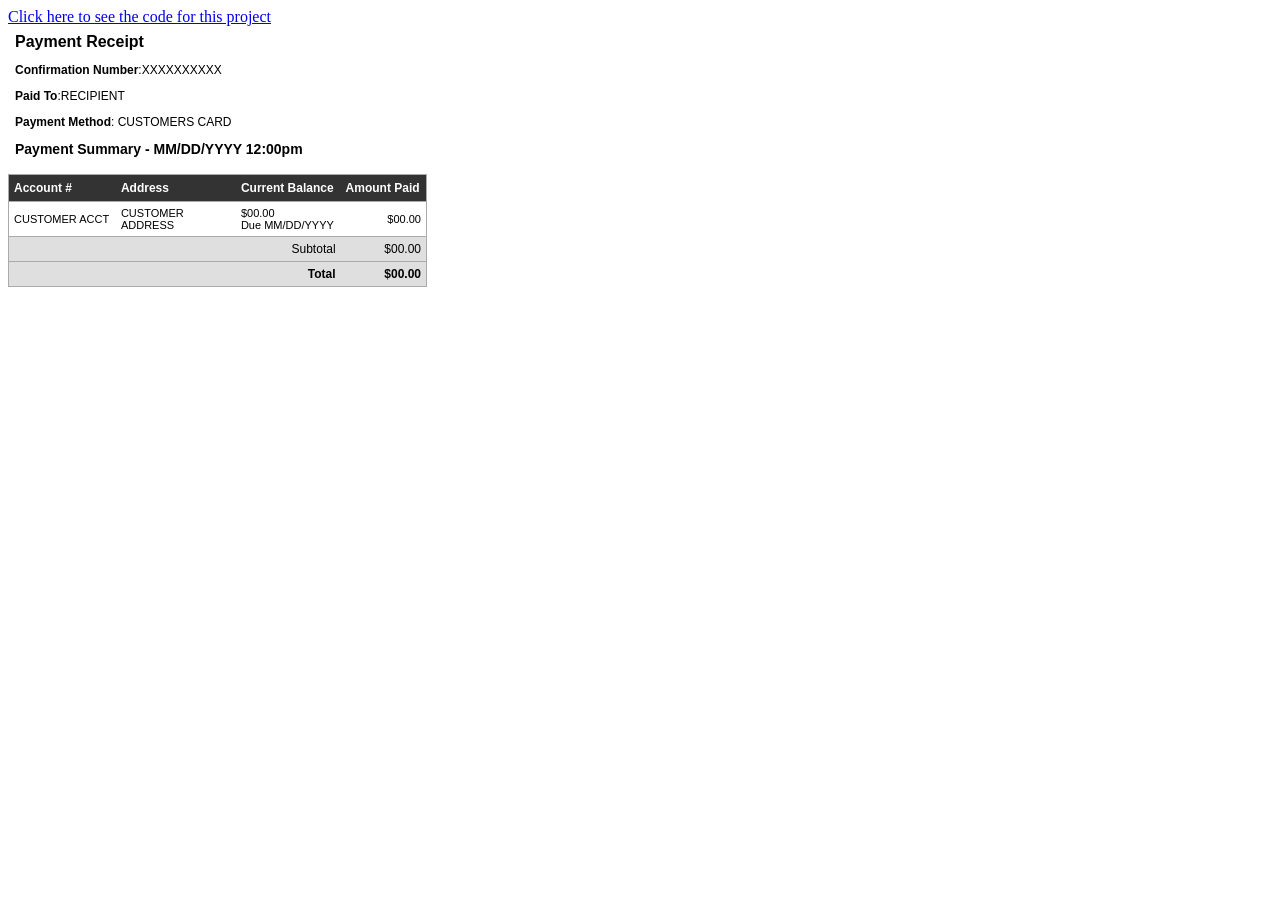
<file: Transactional email 02/index.html>
<!DOCTYPE html>
<html lang="en">
<head>
    <meta charset="UTF-8">
    <meta name="viewport" content="width=device-width, initial-scale=1.0">
    <meta http-equiv="X-UA-Compatible" content="ie=edge">
    <title>Receipt for your payment to XXXXXXXX</title>
    <link rel='stylesheet' href='style.css'>
    <a href='https://github.com/MichaelStevens247/Transactional-email-02' target='_blank'>Click here to see the code for this project</a>
</head>
<body>
    <table cellpadding='5' style='font-family: Verdana, Arial, Sans-Serif;font-size:12px' >
        <tbody>
            <tr>
                <td colspan='2' style='font-size: 16px' >
                    <strong class='bigbold'>Payment Receipt</strong>
                </td>
            </tr>
            <tr>
                <td>
                    <strong>Confirmation Number</strong>:XXXXXXXXXX
                </td>
            </tr>
            <tr>
                <td>
                    <strong>Paid To</strong>:RECIPIENT
                </td>
            </tr>
            <tr>
                <td>
                    <strong>Payment Method</strong>: CUSTOMERS CARD
                </td>
            </tr>

        </tbody>

        
            <tr>
                <td style='padding-bottom: 15px;' colspan='2'>
                    <span style='font-size:14px; font-weight: bold;' >Payment Summary - MM/DD/YYYY 12:00pm</span>
                </td>
            </tr>
            <table cellpadding="5" cellspacing="0" style='width: 419px; font-family:Verdana, Arial, Sans-Serif;font-size:12px'>
            <thead>
            <tr style='border-top: 1px solid #aaaaaa; border-left: 1px solid #aaaaaa; border-right: 1px solid #aaaaaa; border-bottom:1px solid #aaaaaa ; background-color: #333; width: 417px; height: 28px; color:#fff;'>
                <th style='border-bottom:1px solid #aaaaaa ; border-top: 1px solid #aaaaaa; border-left: 1px solid #aaaaaa; text-align: left'>
                    Account #
                </th>
                <th style='border-bottom:1px solid #aaaaaa ; border-top: 1px solid #aaaaaa; width: 110px; text-align: left'>
                    Address
                </th>
                <th style='white-space: nowrap; border-bottom:1px solid #aaaaaa ; border-top: 1px solid #aaaaaa; text-align: left'>
                    Current Balance
                </th>
                <th style='white-space: nowrap; border-bottom:1px solid #aaaaaa ; border-right: 1px solid #aaaaaa; border-top: 1px solid #aaaaaa; text-align: left'>
                    Amount Paid
                </th>
            </tr>
        </thead>
            <tbody>
                <tr>
                    <td style='border-left: 1px solid #aaaaaa; border-bottom: 1px solid #aaaaaa; font-size: 11px;  text-align: left' >
                        CUSTOMER ACCT 
                    </td>
                    <td style=' border-bottom: 1px solid #aaaaaa; font-size: 11px;  text-align: left' >
                        CUSTOMER ADDRESS
                    </td>
                    <td style=' border-bottom: 1px solid #aaaaaa; font-size: 11px;  text-align: left' >
                        $00.00 <br>
                        Due MM/DD/YYYY 
                    </td>
                    <td style='border-right: 1px solid #aaaaaa; border-bottom: 1px solid #aaaaaa; font-size: 11px;  text-align: right' >
                        $00.00
                    </td>
                </tr>
                <tfoot >
                    <tr style= 'border-bottom: 1px solid #aaaaaa; background-color: #dfdfdf;' >
                        <td style='border-left: 1px solid #aaaaaa; border-bottom: 1px solid #aaaaaa; text-align: right;' colspan='3'>
                            Subtotal
                        </td>
                        <td style='border-right: 1px solid #aaaaaa; border-bottom: 1px solid #aaaaaa; text-align: right;' >
                            $00.00
                        </td>
                    </tr>
                    <tr style='border-bottom: 1px solid #aaaaaa; background-color: #dfdfdf;'>
                        <td style='border-left: 1px solid #aaaaaa; border-bottom: 1px solid #aaaaaa; text-align: right;' colspan='3'>
                           <strong>Total</strong> 
                        </td>
                        <td style='border-right: 1px solid #aaaaaa; border-bottom: 1px solid #aaaaaa; text-align: right;' >
                           <strong>$00.00</strong> 
                        </td>
                    </tr>
                </tfoot>
            </tbody>
        </table>
    </table>
</body>
</html>
</file>
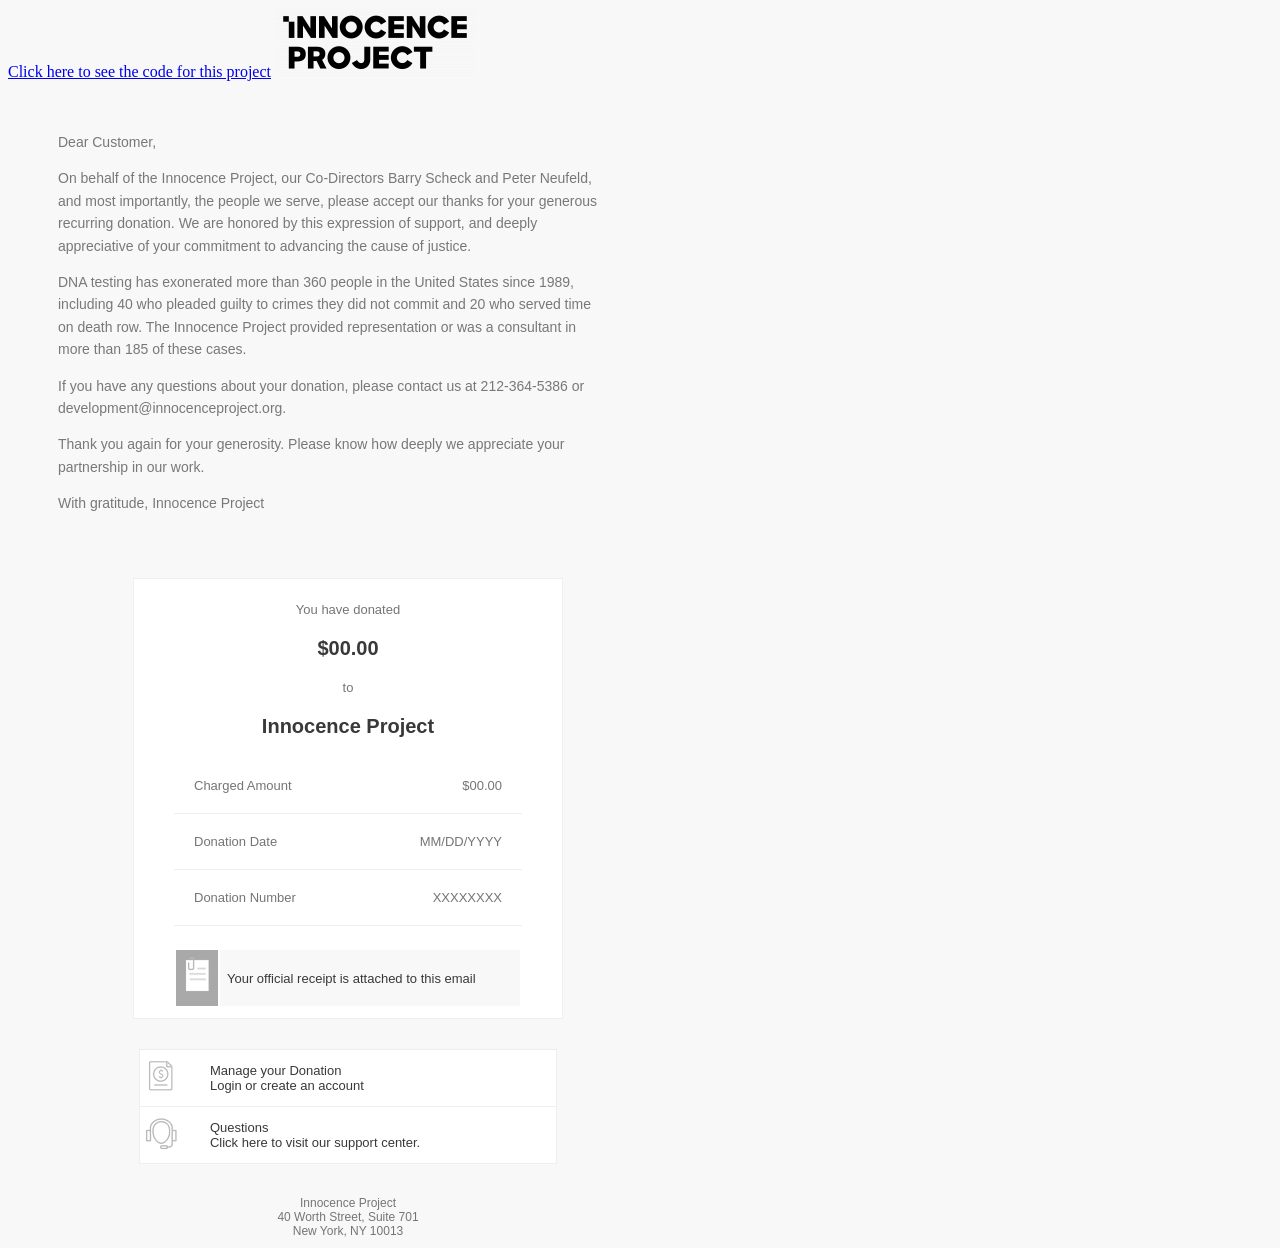
<file: Transactional email/index.html>
<!DOCTYPE html>
<html lang="en">
<head>
    <meta charset="UTF-8">
    <meta name="viewport" content="width=device-width, initial-scale=1.0">
    <meta http-equiv="X-UA-Compatible" content="ie=edge">
    <title>Thank you for your recurring donation</title>
    <link rel='stylesheet' href ='style.css'>
    
</head>
<body>
    <head>
        <a href='https://github.com/MichaelStevens247/Transactional-email-01' target='_blank'>Click here to see the code for this project</a>
        <img id='logo' src='Innocenceprojectlogo.png'>
    </head>

    <div id='letter'>
Dear <span>Customer,</span> <br>

<p>On behalf of the Innocence Project, our Co-Directors Barry Scheck and Peter Neufeld, and most importantly, the people we serve, please accept our thanks for your generous recurring donation. We are honored by this expression of support, and deeply appreciative of your commitment to advancing the cause of justice. 

<p>DNA testing has exonerated more than 360 people in 
the United States since 1989, including 40 who pleaded guilty to crimes they did not commit and 20 who served time on death row. The Innocence Project provided representation or was a consultant in more than 185 of these cases.

<p>If you have any questions about your donation, please contact us at 212-364-5386 or development@innocenceproject.org.

<p>Thank you again for your generosity. Please know how deeply we appreciate your partnership in our work.

<p>With gratitude, 
Innocence Project
    </div>

    <div class ='white'>
    <table width='348' id='donation'>
        <tbody>
            <tr>
                <p class='lightgrey center'>
                    You have donated
                </p>
                <p class='blackbold center'>
                    $00.00
                </p>
                <p class='lightgrey center'>
                    to
                </p>
                <p class='blackbold center'>
                    Innocence Project
                </p>
            </tr>
            <tr class='underline'>
                <td class='lightgrey left'>
                    Charged Amount
                </td>
                <td class='lightgrey right'>
                    $00.00
                </td>
                
            </tr>

            <tr class='underline'>
                <td class='lightgrey left'>
                    Donation Date
                </td>
                <td class='lightgrey right'>
                    MM/DD/YYYY 
                </td>
            </tr>

            <tr class='underline'>
                    <td class ='lightgrey left'>
                        Donation Number
                    </td>
                    <td class ='lightgrey right'>
                        XXXXXXXX 
                    </td>
            </tr>

            <tr id ='blank'>
                <td>
                    &nbsp;
                </td>
            </tr>
            <tr>
                <td>
                    
                </td>
            </tr>
        </tbody>
    </table>

    <table align='center' width='348' border-spacing='0'>
            <tbody>
                <tr height='50'>
                    <td id='darkgrey' style='background-color: darkgrey'>
                        <img src='receipt.png'>
                    </td>
                    <td id='receipt' style='background-color: #f8f8f8' >
                        &nbsp; Your official receipt is attached to this email
                    </td>
                </tr>
            </tbody>
        </table>
    </div>

    <div id='bottomdiv'>
        <table align='center' style ='border-collapse: collapse;' id='bottomtable' border-spacing='0' width='348'>
            <tbody>
                <tr style= 'border-bottom: #eeeeee solid 1px;'>
                    <td>
                        <img height='50' src='moneypaper.png'>
                    </td>
                    <td class='links'>
                        <a class='links' href='https://login.classy.org/?client_id=e0257eb7fd46458683732aac2881ec11&org_id=23723'> Manage your Donation</a>

                        <div class='lightgrey'>
                            <a class='links' href='https://login.classy.org/?client_id=e0257eb7fd46458683732aac2881ec11&org_id=23723'> Login or create an account</a>
                        </div>
                    </td>
                </tr>
                <tr>
                    <td>
                        <img height='50' src='questions.png'>
                    </td>
                    <td class='links lightgrey'>
                        <a class='links' href='https://login.classy.org/?client_id=e0257eb7fd46458683732aac2881ec11&org_id=23723'> Questions</a>

                        <div style='text-decoration: none;' class='lightgrey'>
                            <a class='links lightgrey' href='https://support.classy.org/s/'> Click here to visit our support center.</a>
                        </div>
                    </td>
                </tr>
            </tbody>
        </table>
    </div>

    <table align='center'>
        <tbody>
            <tr>
                <td class='salutation'>
                    Innocence Project <br>
                    40 Worth Street, Suite 701 <br>
                    New York, NY 10013
                </td>
            </tr>
        </tbody>
    </table>
        

</body>
</html>
</file>
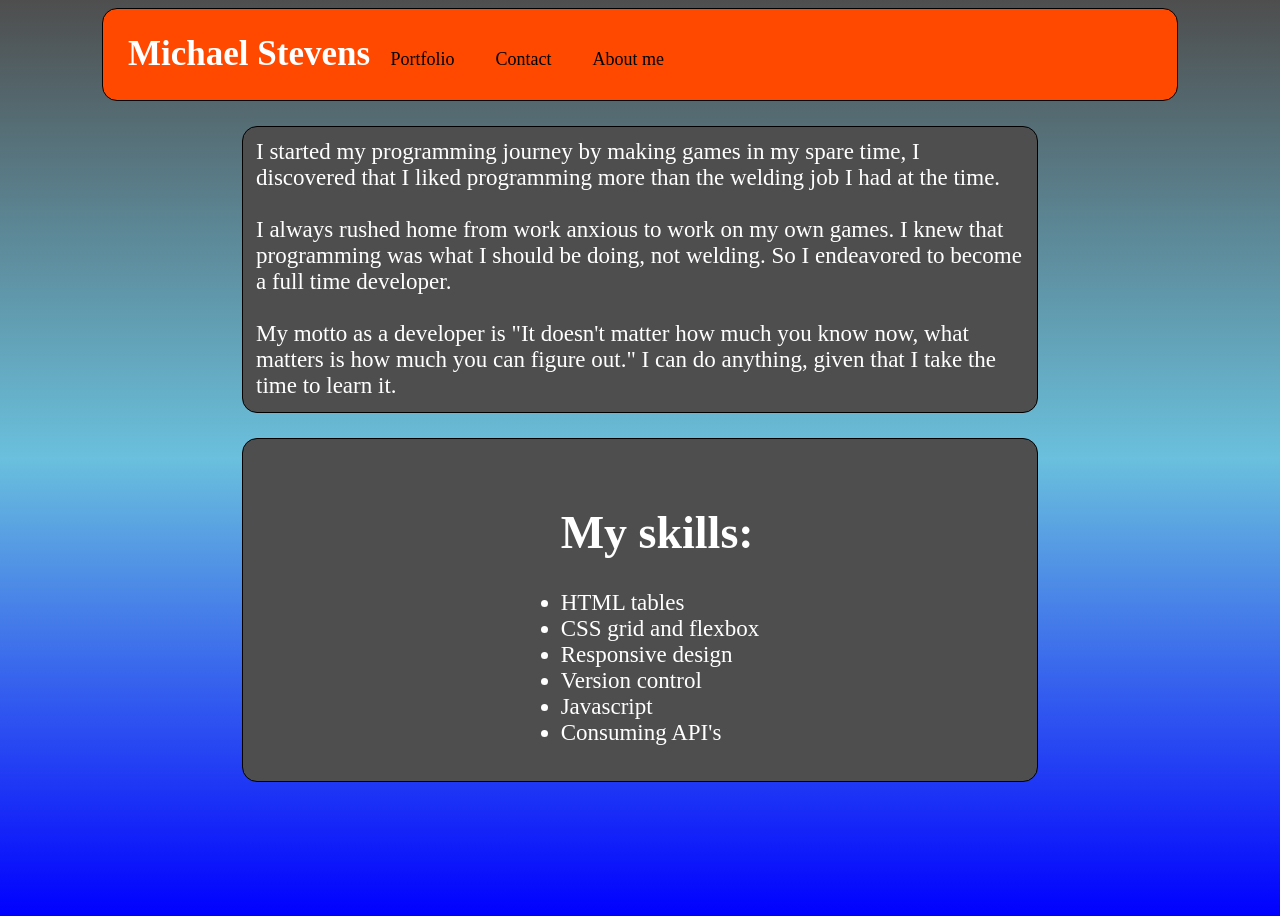
<file: About me.html>
<!DOCTYPE html>
<html lang="en">
<head>
    <meta charset="UTF-8">
    <meta name="viewport" content="width=device-width, initial-scale=1.0">
    <title>About Michael Stevens</title>
    <link rel='stylesheet' href='style.css'>
</head>
<body>
    <div class='header'>
        <div class='highlight-text'>Michael Stevens</div> <a href='home.html' class='links'>Portfolio</a> <a href='contact.html' class='links'>Contact</a> <a href='About me.html' class='links'>About me</a>
    </div>
    <div class='my-story'>
        I started my programming journey by making games in my spare time, I discovered that I liked programming more than the welding job I had 
        at the time.
        <br>
        <br>
        I always rushed home from work anxious to work on my own games. I knew that programming was what I should be doing, not welding.
        So I endeavored to become a full time developer.
        <br>
        <br>
        My motto as a developer is "It doesn't matter how much you know now, what matters is how much you can figure out." I can do anything, given that I take the time to learn it.

        
    </div>
    <div class='my-story'>
        
        <ul>
        <h1>My skills:</h1>
           <li> HTML tables </li>
           <li> CSS grid and flexbox </li>
           <li> Responsive design </li>
           <li> Version control </li>
           <li> Javascript </li>
           <li> Consuming API's </li>
        </ul>
    </div>
</body>
</html>
</file>
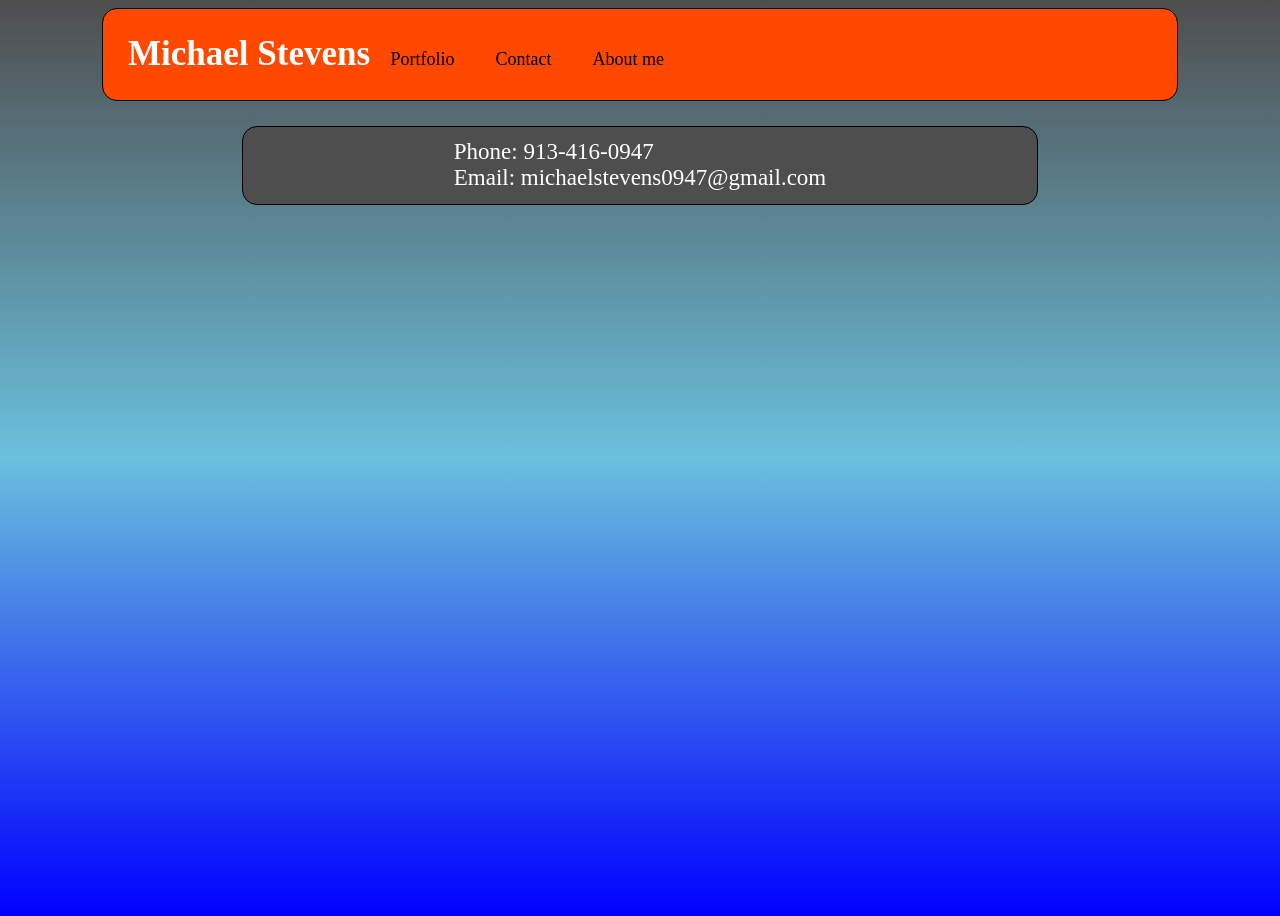
<file: contact.html>
<!DOCTYPE html>
<html lang="en">
<head>
    <meta charset="UTF-8">
    <meta name="viewport" content="width=device-width, initial-scale=1.0">
    <title>Contact Michael Stevens</title>
    <link rel='stylesheet' href='style.css'>
</head>
<body>
    <div class='header'>
        <div class='highlight-text'>Michael Stevens</div> <a href='home.html' class='links'>Portfolio</a> <a href='contact.html' class='links'>Contact</a> <a href='About me.html' class='links'>About me</a>
    </div>
    <div id ='contact-info'>
        Phone: 913-416-0947<br>
        Email: michaelstevens0947@gmail.com
    </div>
</body>
</html>
</file>
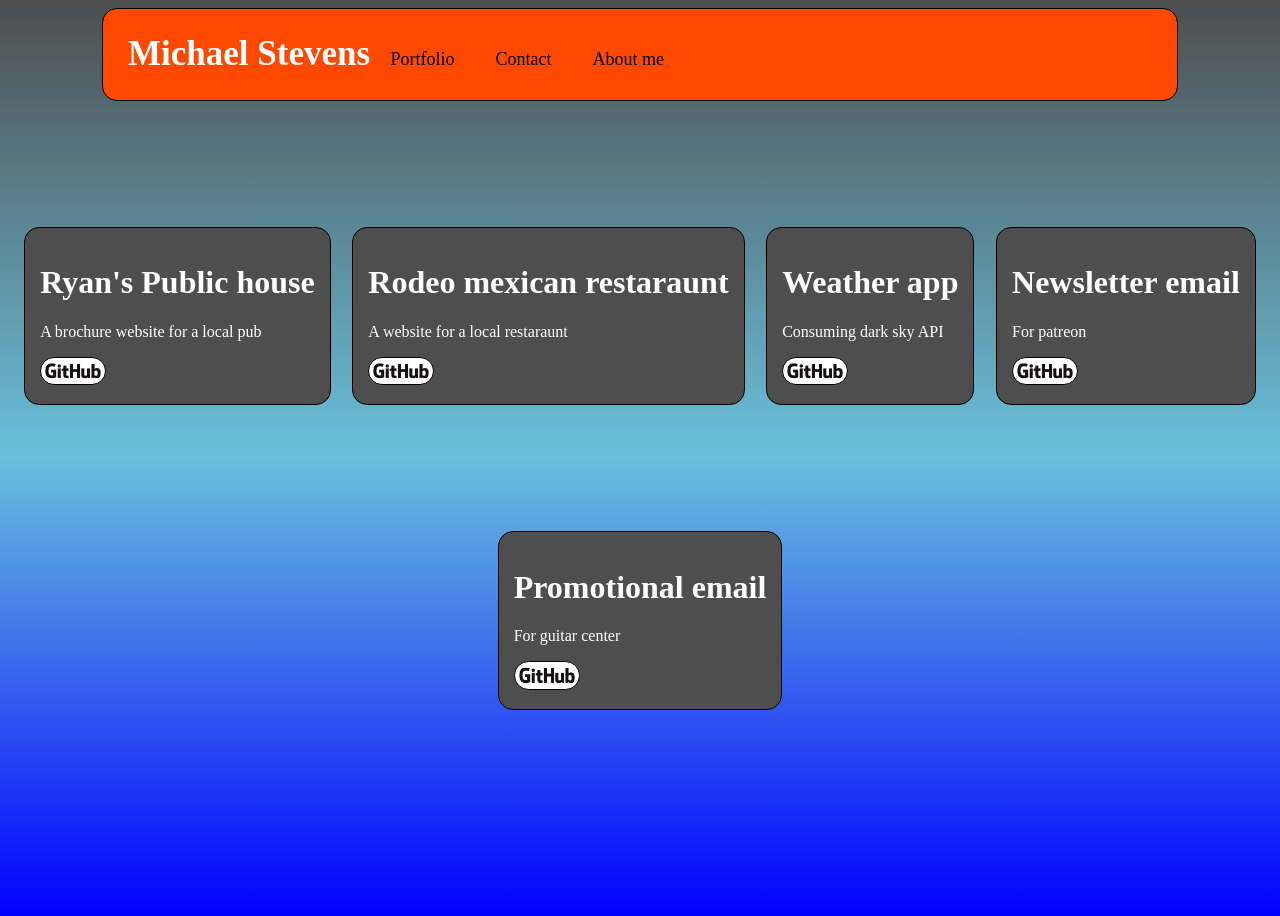
<file: home.html>
<!DOCTYPE html>
<html lang="en">
<head>
    <meta charset="UTF-8">
    <meta name="viewport" content="width=device-width, initial-scale=1.0">
    <title>Michael Stevens projects</title>
    <link rel='stylesheet' href='style.css'>
</head>
<body>
    <div class='header'>
        <div class='highlight-text'>Michael Stevens</div> <a href='home.html' class='links'>Portfolio</a> <a href='contact.html' class='links'>Contact</a> <a href='About me.html' class='links'>About me</a>
    </div>

    <div id='projects-display'>

        <a class='project-link' target='_blank' href='RPH 02/index.html' ><div class='project-container'>
            <h1>Ryan's Public house</h1>
            <p>A brochure website for a local pub</p>
            <a class='git-link' target='_blank' href='https://github.com/MichaelStevens247/MichaelStevensPortfolio.github.io/tree/master/RPH%2002'><img class='git-logo' src='GitHub_Logo.png'></a>
        </div></a>
        <a class='project-link' target='_blank' href='Rodeo Mexican Restaurant/splash.html'><div class='project-container'>
            <h1>Rodeo mexican restaraunt</h1>
            <p>A website for a local restaraunt</p>
            <a class='git-link' target='_blank' href='https://github.com/MichaelStevens247/MichaelStevensPortfolio.github.io/tree/master/Rodeo%20Mexican%20Restaurant'><img class='git-logo' src='GitHub_Logo.png'></a>
        </div></a>
        <a class='project-link' target='_blank' href='JS API/index.html'><div class='project-container'>
            <h1>Weather app</h1>
            <p>Consuming dark sky API</p>
            <a class='git-link' target='_blank' href='https://github.com/MichaelStevens247/MichaelStevensPortfolio.github.io/tree/master/JS%20API'><img class='git-logo' src='GitHub_Logo.png'></a>
        </div></a>
        <a class='project-link' target='_blank' href='Newsletter 02/index.html'><div class='project-container'>
            <h1>Newsletter email</h1>
            <p>For patreon</p>
            <a class='git-link' target='_blank' href='https://github.com/MichaelStevens247/MichaelStevensPortfolio.github.io/tree/master/Newsletter%2002'><img class='git-logo' src='GitHub_Logo.png'></a>
        </div></a>
        <a class='project-link' target='_blank' href='Guitar center email/guitar center email.html'><div class='project-container'>
            <h1>Promotional email</h1>
            <p>For guitar center</p>
            <a class='git-link' target='_blank' href='https://github.com/MichaelStevens247/MichaelStevensPortfolio.github.io/tree/master/Guitar%20center%20email'><img class='git-logo' src='GitHub_Logo.png'></a>
        </div></a>
        
    </div>

</body>
</html>
</file>
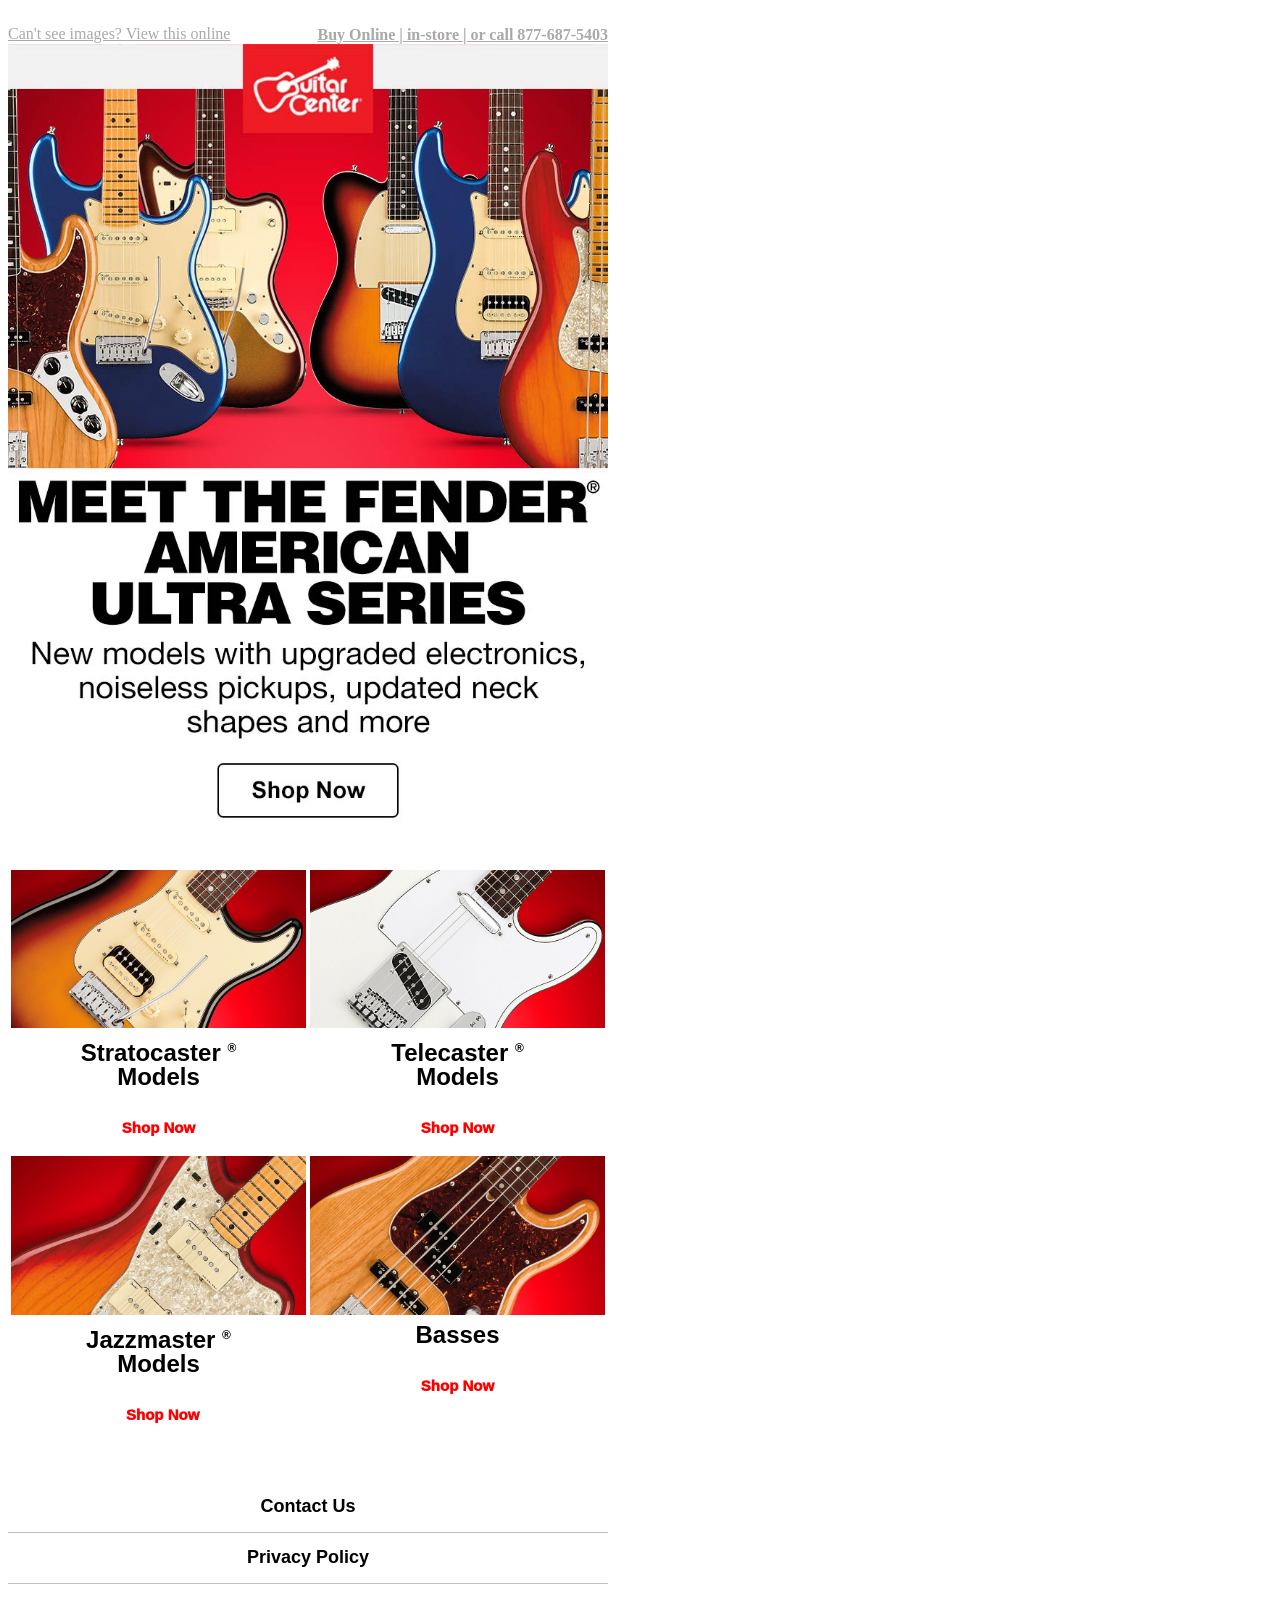
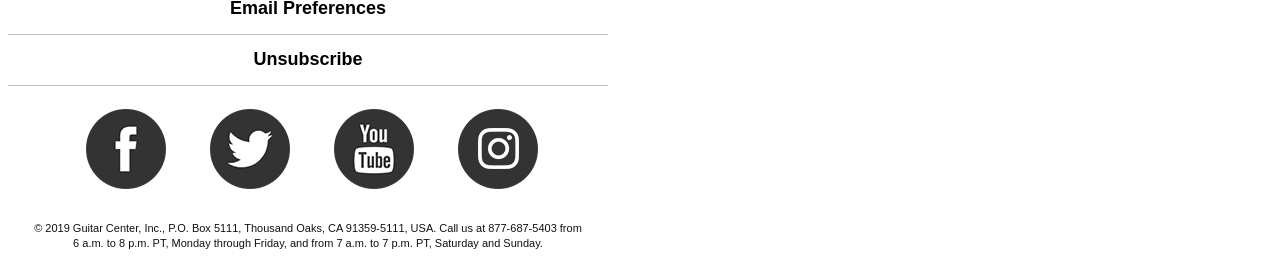
<file: Guitar center email/guitar center email.html>
<!DOCTYPE html>
<html lang="en">
<head>
    <meta charset="UTF-8">
    <meta name="viewport" content="width=device-width, initial-scale=1.0">
    <meta http-equiv="X-UA-Compatible" content="ie=edge">
    <title>Introducing the Fender American Ultra Series</title>
    <link rel ='stylesheet' href='style.css'>
</head>
<header>
    
</header>
<body>

    
    <a href = 'https://notes.guitarcenter.com/H/2/v40000016e7a1ae26eb64d07f4bbc782e8/529e94cc-8816-4a3a-bf6f-e853e93121ba/HTML?source=4TP9LHBA' target ='_blank' class='greylinks'> Can't see images? View this online</a>
                    <!-- make the hyperlinks for the right hand side -->
    <b> <div class='horizontal'> <a href = 'https://www.guitarcenter.com/?source=4TP9LHBA&dtm_em=d6a9d8b391c15fbb2e0fb42983408d85' target='_blank' class='horizontal'> Buy Online</a> | <a href ='https://stores.guitarcenter.com/?source=4TP9LHBA&dtm_em=d6a9d8b391c15fbb2e0fb42983408d85' target='_blank' class='horizontal'> in-store</a> | or call 877-687-5403</div></b>
            
<!-- =========================================================================== -->
  
    <a href='https://www.guitarcenter.com/Fender-American-Ultra.gc?source=4TP9LHBA&dtm_em=d6a9d8b391c15fbb2e0fb42983408d85' target='_blank'> <img src ='many guitars.jpg'></a>

    <table>
        
        <tr> 
            <td>
                    <a href='https://www.guitarcenter.com/Fender-American-Ultra-Stratocaster-Guitars.gc?source=4TP9LHBA&dtm_em=d6a9d8b391c15fbb2e0fb42983408d85' target ='_blank'><img src='stratocaster.jpg' class='smallimg'></a> <div class='bold'> <b>Stratocaster <sup class='trademark'>®</sup> <p> Models</p></b> <p>&nbsp;</p>  <p><a href='https://www.guitarcenter.com/Fender-American-Ultra-Stratocaster-Guitars.gc?source=4TP9LHBA&dtm_em=d6a9d8b391c15fbb2e0fb42983408d85' class='red'> Shop Now</p></a></div> 
            </td>
            <td>
                    <a href='https://www.guitarcenter.com/Fender-American-Ultra-Telecaster-Guitars.gc?source=4TP9LHBA&dtm_em=d6a9d8b391c15fbb2e0fb42983408d85'target ='_blank'><img src='telecaster.jpg' class='smallimg'></a> <div class='bold'> <b>Telecaster <sup class='trademark'>®</sup> <p> Models</p></b> <p>&nbsp;</p> <p><a href='https://www.guitarcenter.com/Fender-American-Ultra-Telecaster-Guitars.gc?source=4TP9LHBA&dtm_em=d6a9d8b391c15fbb2e0fb42983408d85' class='red'> Shop Now</a></div>
            </td>
        </tr>

        <tr>
            <td>
                    <a href='https://www.guitarcenter.com/Fender-American-Ultra-Jazzmaster-Guitars.gc?source=4TP9LHBA&dtm_em=d6a9d8b391c15fbb2e0fb42983408d85'target ='_blank'><img src='jazzmaster.jpg' class='smallimg'></a> <div class='bold'> <b>Jazzmaster <sup class='trademark'>®</sup> <p> Models </p></b> <p>&nbsp; </p> <p><a href='https://www.guitarcenter.com/Fender-American-Ultra-Jazzmaster-Guitars.gc?source=4TP9LHBA&dtm_em=d6a9d8b391c15fbb2e0fb42983408d85' class='red'>&nbsp; Shop Now</p></a></div>
            </td>
            <td>
                <!-- Here is the code for the bass img -->
                    <a href='https://www.guitarcenter.com/Fender-American-Ultra-Basses.gc?source=4TP9LHBA&dtm_em=d6a9d8b391c15fbb2e0fb42983408d85'target ='_blank'><img src='BASS.jpg' class='smallimg'></a> <div class='bold'><b>Basses</b> <p>&nbsp;</p> <p><a href='https://www.guitarcenter.com/Fender-American-Ultra-Basses.gc?source=4TP9LHBA&dtm_em=d6a9d8b391c15fbb2e0fb42983408d85' class='red'> Shop Now </a><p>&nbsp;</p></div>  
            </td>
        </tr>
        
    </table>

    <b>
    <div id='stuff'>
        <p> <a href ='https://www.guitarcenter.com/customer-service/?source=4TP9LHBA&dtm_em=d6a9d8b391c15fbb2e0fb42983408d85' target='_blank' class='blacklinks' >Contact Us</a>
            <div class='underline'>
                <!-- This div is to make an underline -->
            </div>
        <p> <a href ='https://www.guitarcenter.com/pages/privacy-rights-policy?source=4TP9LHBA&dtm_em=d6a9d8b391c15fbb2e0fb42983408d85' target='_blank' class='blacklinks' >Privacy Policy</a>
            <div class='underline'>
                    <!-- This div is to make an underline -->
            </div>
        <p> <a href ='https://www.guitarcenter.com/pages/manage-subscription?source=4TP9LHBA&email=187e2339fe6e3879e0c10a5f09b8a0259f4f26c9&auth=Y&dtm_em=d6a9d8b391c15fbb2e0fb42983408d85' target='_blank' class='blacklinks' >Email Preferences</a>
            <div class='underline'>
                    <!-- This div is to make an underline -->
            </div>
        <p> <a href ='https://www.guitarcenter.com/pages/manage-subscription?source=4TP9LHBA&email=187e2339fe6e3879e0c10a5f09b8a0259f4f26c9&auth=Y&dtm_em=d6a9d8b391c15fbb2e0fb42983408d85' target='_blank' class='blacklinks' >Unsubscribe</a>
            <div class='underline'>
                    <!-- This div is to make an underline -->
            </div>
    </div>
    </b>

    <table id='mediatable'>
        <tr>
            <td>
        <a href='https://www.facebook.com/GuitarCenter?dtm_em=d6a9d8b391c15fbb2e0fb42983408d85' target='_blank'><img class='socialmedia' src='facebooklink.png'></a>
        <a href='https://twitter.com/guitarcenter?dtm_em=d6a9d8b391c15fbb2e0fb42983408d85' target='_blank'><img class='socialmedia' src='twitterlink.png'></a>
        <a href='https://www.youtube.com/user/GuitarCenterTV?sub_confirmation=1&dtm_em=d6a9d8b391c15fbb2e0fb42983408d85' target='_blank'><img class='socialmedia' src='youtubelink.png'></a>
        <a href='https://www.instagram.com/guitarcenter/?dtm_em=d6a9d8b391c15fbb2e0fb42983408d85' target='_blank'><img class='socialmedia' src='instalink.png'></a>
            </td>
        </tr>
    </table>

    <p class='disclaimer'>© 2019 Guitar Center, Inc., P.O. Box 5111, Thousand Oaks, CA  91359-5111, USA. Call us at 877-687-5403 from <br>
    <p class='disclaimer'>6 a.m. to 8 p.m. PT, Monday through Friday, and from 7 a.m. to 7 p.m. PT, Saturday and Sunday.</p>

</body>

</html>
</file>
<file: assets/css/noscript.css>
/*
	Forty by HTML5 UP
	html5up.net | @ajlkn
	Free for personal and commercial use under the CCA 3.0 license (html5up.net/license)
*/

/* Banner */

	body.is-preload #banner:after {
		opacity: 0.85;
	}

	body.is-preload #banner > .inner {
		-moz-filter: none;
		-webkit-filter: none;
		-ms-filter: none;
		filter: none;
		-moz-transform: none;
		-webkit-transform: none;
		-ms-transform: none;
		transform: none;
		opacity: 1;
	}
</file>
<file: JS API/style.css>
*{
    margin: 0;
    padding: 0;
    box-sizing: border-box;
}

body{
    height: 100vh;
    display: flex;
    justify-content: center;
    flex-direction: column;
    align-items: center;
    background: linear-gradient(purple,orangered);
    font-family: sans-serif;
    color: white;
}

.location, 
.temperature{
    height: 30vh;
    width: 50%;
    display: flex;
    justify-content: space-around;
    align-items: center;
}

.temperature{
    flex-direction: column;
}

.degree-section{
    display: flex;
    align-items: center;
}

.degree-section span{
    margin: 10px;
    font-size: 30px;
}

.degree-section h2{
    font-size: 40px;
}
</file>
<file: Newsletter 02/style.css>
body{
    background-color: #ffffff;
}

#bigtable{
    /* background-color: #ffffff; */
    table-layout: fixed;
    
}

#header{
    background-color: #f3f4f5;
    padding-top: 20px;
    padding-bottom: 20px;
}

.one{
    color:#555555;
    font-family:Arial,Helvetica, Helvetica,sans-serif;
    line-height:1.8;
    font-size: 22px;
    border-top: #f96854 6px solid;
    padding-top:10px;
    padding-bottom:10px;
}

#firsttext{
    padding-left: 40px;
    padding-right : 40px;
    padding-top: 25px;
    padding-bottom: 20px;
    line-height:1.8;
    font-family:Helvetica ,Helvetica,Arial,sans-serif;
    font-size:13px;
    color:#555555;
    border-bottom: 2px solid #b0b0b0;
}

strong{
    font-size: 22px;
}

.orange{
    text-decoration: none;
    color: #ff9b7a;
    font-weight: bolder;
    font-family:Arial,Helvetica, Helvetica,sans-serif;
}

.transparent{
    background-color:#f3f4f5;
    width: 100%;
}

.two{
    color:#555555;
    font-family:Arial,Helvetica, Helvetica,sans-serif;
    line-height:1.8;
    font-size: 22px;
    border-top: #3aaee0 6px solid;
    padding-top:10px;
    padding-bottom:10px;
}

#three{
    width:100%;
    border-bottom: 2px solid #b0b0b0;
}

.imgthree{
    padding-top: 10px;
    padding-bottom: 10px;
    
}

.threecell{
    width: 40%;
}

.threeheading{
    font-size: 14px;
    font-size:13px;
    line-height:1.2;
    font-family:Arial,Helvetica,sans-serif;
    color:#555555;
}

.threeparagraph{
    font-size:13px;
    line-height:1.5;
    font-family:Arial,Helvetica Neue,Helvetica,sans-serif;
    color:#555555;
    padding-top: 10px;
}

.four{
    color:#555555;
    font-family:Arial,Helvetica, Helvetica,sans-serif;
    line-height:1.8;
    font-size: 22px;
    border-top: #63d6a3 6px solid;
    padding-top:10px;
    padding-bottom:10px;
}

.fourimg{
    width: 240px;
}

.fourcell{
    padding: 15px;
}

.fourheader{
    width: 240px;
    padding-top: 10px;
    text-decoration: none;
    color: #ff9b7a;
    font-weight: bolder;
    font-size: 12px;
    font-family:Arial,Helvetica, Helvetica,sans-serif;
}

.fourparagraph{
    padding-top: 10px;
    font-size:15px;
    line-height:1.2;
    font-family:Arial,Helvetica,sans-serif;
    color:#555555;
}

#fourtable{
    border-bottom: 2px solid #b0b0b0;
}

.five{
    color:#555555;
    font-family:Arial,Helvetica, Helvetica,sans-serif;
    line-height:1.8;
    font-size: 22px;
    border-top: #ffdb49 6px solid;
    padding-top:10px;
    padding-bottom:10px;
}

.fiveparagraph{
    line-height:1.8;
    font-family: Helvetica,Helvetica,Arial,sans-serif;
    font-size:14px;
    color:#555555;
}

.rsvpbutton{
    font-family: Helvetica,Helvetica,Arial,sans-serif;
    display: inline-block;
    font-size: 10px;
    text-decoration: none;
    color: #ffffff;
    background-color: #f96854;
    padding: 10px;
}

.fivebottom{
    border-top: 2px solid #b0b0b0;
}

.fivebutton{
    padding-bottom: 15px;
}

#six{
    border-top: #3aaee0 6px solid;
    background-color:#f3f4f5;
    font-family: Helvetica,Helvetica,Arial,sans-serif;
    font-size: 13px;
    color: #999999;
}

#siximg{
    width: 64px;
}

.sixlink{
    width: 32px;
    padding: 5px;
    padding-top: 15px;
    padding-bottom: 15px;
}

.endlinks{
    color: #999999;
    text-decoration: none;
    font-weight: bolder;
}


/* <div style="font-size:13px;line-height:1.2;font-family:Arial,Helvetica Neue,Helvetica,sans-serif;color:#555555">

													<p style="font-size:14px;line-height:1.2;margin:0">Why would a rapper get in the ring with a pro-wrestler? 

Rapper Open Mike Eagle talks about that and his six-part documentary, 

<strong><a style="text-decoration:none;color:#ff9b7a" href="https://patreon.apms5.com/anywhere/m?s=patreon&amp;m=s_6a6f7e1f-973b-40bc-a2a0-f30889553c0d&amp;u=e1jq4wvfdtfmch9h6ct36ca15mvkjctn5mu3je9n5n0k0h265mtk8hj38rt42e2370tk0&amp;r2=d1u78w3k78qjyxvqewq70rbme9jpyvhecdqpubvfe1jpwvb9ddjparb7dhjg&amp;n=8" rel="noopener" target="_blank" data-saferedirecturl="https://www.google.com/url?q=https://patreon.apms5.com/anywhere/m?s%3Dpatreon%26m%3Ds_6a6f7e1f-973b-40bc-a2a0-f30889553c0d%26u%3De1jq4wvfdtfmch9h6ct36ca15mvkjctn5mu3je9n5n0k0h265mtk8hj38rt42e2370tk0%26r2%3Dd1u78w3k78qjyxvqewq70rbme9jpyvhecdqpubvfe1jpwvb9ddjparb7dhjg%26n%3D8&amp;source=gmail&amp;ust=1576548215305000&amp;usg=AFQjCNElgQSikjbiyfsM41vT697eJSsWXQ">Clapback</a></strong>, released exclusively 

through his Patreon.&nbsp;</p>

												</div> */
</file>
<file: Newsletter/style.css>
header{
    background-color:#f3f3f5;
    width:680px;
    
}

#logo{
    height:30px;
    padding:25px;
}

#main{
    position:relative;
    top:-40px;
    background-color: #64A05E;
    width:680px;
    height:700px;
}

.boldwhite{
    font-size: 35px;
    font-family:arial,sans-serif;
    color:#ffffff;
    padding: 30px 0px 0px 30px;
}

.smallwhite{
    font-family:arial,sans-serif;
    font-size:17px;
    color:#fff;
    padding: 30px 0px 0px 30px;
}

#front{
    padding: 30px 0px 0px 30px;
}

#button{
    padding:15px;
    background: #fff;
    width:90px;
    text-align:center;
    display:inline-block;
    border-radius: 3px;
}

#innerbutton{
    color:#0077cc;
    text-decoration: none;
    font-family:arial,sans-serif;
}

#scale01{
    height:200px;
    padding: 30px 10px 10px 30px;
}


.blackbold{
    font-family:arial,sans-serif;
    font-weight:bold;
    font-size:21px;
    line-height:21px;
    color:#0c0d0e;
    margin:0px 0px 15px 40px;
}

.paragraph{
    font-family:arial,sans-serif;
    font-size:15px;
    line-height:21px;
    color:#0c0d0e;
    margin:0 0 15px 40px;
}

#scale02{
    height:120px;
    margin:20px 0px 15px 40px;
}

#smallbold{
    font-family:arial,sans-serif;
    font-weight:bold;
    font-size:18px;
    line-height:21px;
    color:#0c0d0e;
    margin:0px 0px 15px 40px;
}

#links{
    text-decoration:none;
    color:#0077cc;
}

#centeralign{
    font-family:arial,sans-serif;
    font-weight:bold;
    font-size:21px;
    line-height:21px;
    color:#0c0d0e;
    padding: 15px;
    width:680px;
    text-align: center;
}

#blue{
    height:75px;
    background-color: #117FF1;
    width:680px;
}

#bottom{
    height:300px;
    width:680px;
    background-color: lightgrey;
}

.lightgrey{
    text-align: left;
    font-family:arial,sans-serif;
    font-size:12px;
    line-height:21px;
    color:grey;
    margin:15px 0 0 55px;
}

.greylinks{
    list-style-type:none;
    text-decoration:underline;
    font-family:arial,sans-serif;
    font-size:12px;
    line-height:21px;
    color:grey;
    text-align: left;
    margin:15px 0 0 15px;
}

li{
    text-align: left;
    display:inline;
    padding:0 10px 0 0;
}

.underline{
    border-top:1px solid rgb(187, 187, 187);
    margin:30px 0 0 0;
}

#moveimg{
    padding: 15px 0 0 55px;
}

#greylogo{
    height:25px;
    
}

#heart{
    color:#e06c77;
    background-color:#fff;
    padding:5px;
    width:15px;
    border-top:1px solid grey;
    border-right:1px solid grey;
    border-left:1px solid grey;
    border-bottom:1px solid grey;
}



/* <td style="font-family:arial,sans-serif;font-size:15px;line-height:21px;color:#3c3f44;text-align:left" align="left"> <h2 style="font-weight:bold;font-size:21px;line-height:21px;color:#0c0d0e;margin:0 0 15px 0"><b id="m_2951813165315957262docs-internal-guid-f998ee1f-7fff-95f1-7b8d-c899372ad141">Here’s what happened...</b></h2> <p style="margin:0" class="m_2951813165315957262has-markdown">We recalculated reputation for everyone on Stack Overflow based on this change. Any question upvote earned in the past was awarded a value of 10 reputation points.</p> </td>*/

/* #64A05E */
</file>
<file: Promotional Email 02/style.css>
#head{
    padding: 16px;
}

.thingrey{
    text-decoration: none;
    color: #767676;
    font-size: 12px;
    font-weight: lighter;
    font-family: Helvetica, Arial,sans-serif;
}

.boldgrey{
    font-size:12px;
    color: #767676;
    line-height: 15px;
    font-weight: bold;
    text-decoration: none;
    font-family: Helvetica, Arial,sans-serif;
}

.centerimgs{
    display: inline-block;
}

.sizeimages01{
    width: 276px;
}

.wide{
    width:100%;
}

.horizontal{
    /* display: flex;
    justify-content: center; */
    width:100%;  
    padding: 10px 0 0 0;
}

.left{
    display: block;
    text-align:left;
}

.right{
    display: block;
    text-align: right;
}

.bigtext{
    line-height:30px;
    font-family:Helvetica,Arial,sans-serif,'Market Sans';
    font-size:24px;
    margin: auto;
    color:#111820;
    font-weight:700;
    text-decoration: none;
}

.smalltext{
    line-height:17px;
    font-family:Helvetica,Arial,sans-serif,'Market Sans';
    font-size:16px;
    color:#111820;
    font-weight:700;
    text-decoration: none;
}

.bold{
    font-family:Helvetica,Arial,sans-serif,'Market Sans';
    font-size:16px;
    color:#111820;
    font-weight:700;
    vertical-align:top; 
    text-align: left;
}

#sunglasses{
    width: 276px;
    padding: 15px 0 0 0;
}

#coffeemaker{
    width: 276px;
    padding: 15px 0 0 0;
}

.lightgrey{
    line-height:15px;
    font-family:Helvetica,Arial,sans-serif,'Market Sans';
    font-size:12px;
    color:#767676;
    font-weight:normal;
    padding: 10px 0 0 0;
}

.smallcell{
    width: 142px;
}

.bottomimg{
    width:130px;
    height: 130;
}

.bottomcell{
    width: 130px;
}

.lightgreylarge{
    line-height:15px;
    font-family:Helvetica,Arial,sans-serif,'Market Sans';
    font-size:14px;
    color:#767676;
    font-weight:normal;
    padding: 10px 0 0 0;
}

.price{
    font-weight: bold;
    font-family:Helvetica,Arial,sans-serif,'Market Sans';
    font-size: 16px;
    line-height: 19px;
    padding: 5px 0 0 0;
}

#question{
    display:block;
    line-height:27px;
    font-family:Helvetica,Arial,sans-serif,'Market Sans';
    font-size:14px;
    color:#111820;
    font-weight:600;
    text-decoration:none;
    text-align: left;
    padding: 40px 0 0 0;
    margin: auto;
}

.checkmarks{
    height:24px;
    
}

#checkmarkpadding{
    padding-left: 15px;
}

.socialmedia{
    height:24px;
    padding:  15px 0 0 0;
}

.underline{
    text-decoration: underline;
    color:#767676;
}


/*<div id="m_-5432375223446690362headline_feedback" style="line-height:27px;width:230px;font-family:Helvetica,Arial,sans-serif,'Market Sans';font-size:14px;color:#111820;font-weight:600;text-decoration:none" align="left"> Did you find this email helpful? </div> */
</file>
<file: Transactional email 02/style.css>
.bigbold{
    
}
</file>
<file: Transactional email/style.css>
body{
    width:680px;
    background-color:#f8f8f8;
}

#letter{
    background-color:#f8f8f8;
    width:80%;
    color:#787878;
    font-family:'Open Sans',sans-serif;
    vertical-align:top;
    padding: 50px;
    font-size:14px;
    line-height:16px;
    line-height:1.6
}

.white{
    width: 60%;
    margin:auto;
    background-color:white;
    padding:10px;
    border-top: #eeeeee solid 1px;
    border-bottom: #eeeeee solid 1px;
    border-left: #eeeeee solid 1px;
    border-right: #eeeeee solid 1px;
}

.lightgrey{
    color:#757575;
    font-family:'Open Sans', sans-serif;
    font-size: 13px;
}

.blackbold{
    color:#393939;
    font-size:20px;
    font-weight: 600;
    font-family:'Open Sans',sans-serif;
    vertical-align:top;
}

.left{
    width: 50%;
    text-align: left;
    padding: 20px;
    vertical-align: middle;
}

.right{
    text-align: right;
    padding: 20px;
    vertical-align: middle;
}

.center{
    text-align: center;
}

#donation{
    /* width: 90%; */
    margin: auto;
    border-collapse: collapse;
    
}

.underline{
    border-bottom: 1px solid #eee;
}

#darkgrey{
    width: 41px;
    height: 50px;
    background-color: darkgrey;
}

.imgdiv{
    background-color: blue;
    width: 10%;
}

#receipt{
    font-size: 15px;
    background-color:red;
    font-family:'Open Sans',sans-serif;
    font-size: 13px;
    color:#393939;
    padding: 0;
    width: 90%;
}

.wide{
    width: 100%;
}

.links{
    font-family:'Open Sans',sans-serif;
    font-size: 13px;
    color:#393939;
    text-decoration: none;
}

#bottomdiv{
    padding: 30px 0 0 0;
    
}

#bottomtable{
    border-top: #eeeeee solid 1px;
    border-bottom: #eeeeee solid 1px;
    border-left: #eeeeee solid 1px;
    border-right: #eeeeee solid 1px;
    width:418px;
    margin:auto;
    background-color: white;
}

.salutation{
    padding: 30px 0 0 0;
    text-align: center;
    color:#757575;
    font-size:12px;
    font-family:'Open Sans',sans-serif;
}









/* <div style="text-align:center;color:#757575;font-size:12px">  Innocence Project<br>40 Worth Street, Suite 701<br>  New York, NY 10013    </div>*/


/* table{
    text-align:left;
    vertical-align: top;
    width: 420px;
    height: 380px;
    background-color: white; 
}

 tr{
    vertical-align: top;
    text-align:left;
}

.cell{
    vertical-align: top;
    text-align: center;
}  */


/* <td style="word-break:break-word;font-weight:normal;
font-family:'Open Sans',sans-serif;vertical-align:top;
padding:0;border-collapse:collapse;
font-size:14px;color:#787878;
text-align:left;margin:0;
line-height:1.6"><div style="font-size:16px;
line-height:16px;width:100%">&nbsp;
</div><div id="m_1617798779684729592heading-supporting-message">Dear <span>Michael</span> ,<br><br>On behalf of the Innocence Project, our Co-Directors Barry Scheck and Peter Neufeld, and most importantly, the people we serve, please accept our thanks for your generous recurring donation. We are honored by this expression of support, and deeply appreciative of your commitment to advancing the cause of justice.<br><br>DNA testing has exonerated more than 360 people in&nbsp;<br>the United States since 1989, including 40 who pleaded guilty to crimes they did not commit and 20 who served time on death row. The Innocence Project provided representation or was a consultant in more than 185 of these cases.<br><br>If you have any questions about your donation, please contact us at <a href="tel:212-364-5976" target="_blank">212-364-5</a>386 or <a rel="nofollow" href="mailto:development@innocenceproject.org" target="_blank">development@innocenceproject.<wbr>org</a>.<br><br>Thank you again for your generosity. Please know how deeply we appreciate your partnership in our work.<br><br>With gratitude,<br>Innocence Project</div>
      </td> */
</file>
<file: style.css>
body{
    background: linear-gradient(rgb(78, 78, 78),rgb(106, 192, 221),blue);
    min-height: 100vh;
}

#splash-header{
    display: flex;
    justify-content: center;
    align-items: center;
    margin:auto;
    padding: 2%;
    width: 80vw;
    font-family: 'Times New Roman', Times, sans-serif;
    background-color: rgb(255, 72, 0);
    border: 1px solid black;
    border-radius: 15px;
    font-size: 30px;
}

@media only screen and (max-width: 750px){
    #splash-header {
        font-size:20px;
    }

    .highlight-text {
        font-size: 25px;
    }
}

.highlight-text {
    font-weight: bold;
    color: white;
    font-size: 35px;
}

#sub-header{
    display: flex;
    justify-content: center;
    margin:auto;
    padding: 1%;
    background-color: rgb(78, 78, 78);
    color: white;
    width: 60vw;
    font-family: 'Times New Roman', Times, sans-serif;
    margin-top: 2%;
    margin-bottom: 20px;
    border: 1px solid black;
    border-radius: 15px;
    font-size: 23px;
}


#gif-container{
    display: flex;
    padding: auto;
    width: fit-content;
    justify-content: space-around;
    border: 1px solid black;
    border-radius: 15px;
    margin: auto;
}

#gif{
    padding: 15px;
}

#link{
    display: flex;
    justify-content: center;
    margin-top: 60px;
    text-decoration: none;
    
}

#enter{
    border-style: none;
    background-color: rgb(255, 72, 0);
    width: 20vw;
    font-family: 'Times New Roman', Times, sans-serif;
    font-size: 30px;
    padding: 10px;
    font-weight: bold;
    color: white;
    border: 1px solid black;
    border-radius: 15px;
}

#enter:hover{
    background-color: rgb(78, 78, 78);
}
    /* Code for portfolio page */
/* =========================================================================================================================== */

.header{
    display: flex;
    justify-content: start;
    align-items: baseline;
    margin:auto;
    padding: 2%;
    width: 80vw;
    font-family: 'Times New Roman', Times, sans-serif;
    background-color: rgb(255, 72, 0);
    border: 1px solid black;
    border-radius: 15px;

}

.links{
    margin-left: 2%;
    margin-right: 2%;
    color: black;
    text-decoration: none;
    font-size: 18px;
}

#projects-display{
    display: flex;
    justify-content: space-around;
    flex-wrap: wrap;
}

.project-link{
    font-family: 'Times New Roman', Times, sans-serif;
    text-decoration: none;
    color: white;
}

.project-container{
    padding: 10px;
    border: 1px solid black;
    border-radius: 15px;
    background-color: rgb(78, 78, 78);
    margin-top: 10%;
    padding: 15px;
}

.project-container:hover{
    background: linear-gradient(rgb(78, 78, 78),rgb(106, 192, 221),blue);
}

.git-logo{
    background: white;
    width: 5vw;
    border-radius: 15px;
    border: 1px solid black;
}

.git-logo:hover{
    background-color: orangered;
}

#contact-info{
    display: flex;
    justify-content: center;
    margin:auto;
    padding: 1%;
    background-color: rgb(78, 78, 78);
    color: white;
    width: 60vw;
    font-family: 'Times New Roman', Times, sans-serif;
    margin-top: 2%;
    margin-bottom: 20px;
    border: 1px solid black;
    border-radius: 15px;
    font-size: 23px;
}

.my-story{
    display: flex;
    justify-content: center;
    margin:auto;
    padding: 1%;
    background-color: rgb(78, 78, 78);
    color: white;
    width: 60vw;
    font-family: 'Times New Roman', Times, sans-serif;
    margin-top: 2%;
    margin-bottom: 20px;
    border: 1px solid black;
    border-radius: 15px;
    font-size: 23px;
}

.my-story > h1{
    text-align: left;
}
</file>
<file: Guitar center email/style.css>
.horizontal{
    text-align: right;
    color:#a9a9a9;
    text-decoration: underline;
}

.greylinks{
    color:#a9a9a9;
    position: relative;
    top:17px;
}

body{
    width:600px;
    
}

img{
    width:600px;
}

td{
    vertical-align: top;
}

.smallimg{
    width:295px;
    display:inline-block;
    border:0;
    border-style:none;
    padding:20px 0px 0px 0px;
    margin:auto;
    vertical-align: top;
    
}

.bold{
    position: relative;
    top:20px;
    font-size:24px;
    font-family:'Montserrat',helvetica,arial,sans-serif;
    font-weight:1000;
    text-align:center;
    line-height:0;
}

.trademark{
    text-align:right;
    width:220px;
    font-size:12px;
}

.red{
    font-size: 15px;
    color:red;
    font-style:bold;
    /* padding:35px 0px 0px 0px; */
    text-decoration: none;
}

#stuff{
    position: relative;
    text-align: center;
    padding: 60px 0px 0px 0px;
}

.blacklinks{
    font-family:'Montserrat',helvetica,arial,sans-serif;
    color:black;
    text-decoration: none;
    font-size:18px;
    line-height: 0px;
}

.underline{
    border-bottom:1px solid #c1c1c1;
}

#mediatable{
    padding-left:55px;
}

.socialmedia{
    display:inline-block;
    width:80px;
    padding:20px;
    text-align:center;
}

.disclaimer{
    font-family:helvetica,arial,sans-serif;
    text-align:center;
    font-size: 11px;
    color:#111;
    line-height: .3;
}

/* 
<td bgcolor="#ffffff" align="center" style="font-family:'Montserrat',helvetica,arial,sans-serif;font-size:24px;color:#000000;font-weight:800;line-height:1;padding:14px 18px 0 18px">Stratocaster<sup style="font-size:12px;line-height:0">®</sup> <br>Models</td> */
</file>
<file: assets/css/main.css>
@import url(fontawesome-all.min.css);
@import url("https://fonts.googleapis.com/css?family=Source+Sans+Pro:300,300italic,600,600italic");

/*
	Forty by HTML5 UP
	html5up.net | @ajlkn
	Free for personal and commercial use under the CCA 3.0 license (html5up.net/license)
*/

html, body, div, span, applet, object,
iframe, h1, h2, h3, h4, h5, h6, p, blockquote,
pre, a, abbr, acronym, address, big, cite,
code, del, dfn, em, img, ins, kbd, q, s, samp,
small, strike, strong, sub, sup, tt, var, b,
u, i, center, dl, dt, dd, ol, ul, li, fieldset,
form, label, legend, table, caption, tbody,
tfoot, thead, tr, th, td, article, aside,
canvas, details, embed, figure, figcaption,
footer, header, hgroup, menu, nav, output, ruby,
section, summary, time, mark, audio, video {
	margin: 0;
	padding: 0;
	border: 0;
	font-size: 100%;
	font: inherit;
	vertical-align: baseline;}

article, aside, details, figcaption, figure,
footer, header, hgroup, menu, nav, section {
	display: block;}

body {
	line-height: 1;
}

ol, ul {
	list-style: none;
}

blockquote, q {
	quotes: none;
}

	blockquote:before, blockquote:after, q:before, q:after {
		content: '';
		content: none;
	}

table {
	border-collapse: collapse;
	border-spacing: 0;
}

body {
	-webkit-text-size-adjust: none;
}

mark {
	background-color: transparent;
	color: inherit;
}

input::-moz-focus-inner {
	border: 0;
	padding: 0;
}

input, select, textarea {
	-moz-appearance: none;
	-webkit-appearance: none;
	-ms-appearance: none;
	appearance: none;
}

/* Basic */

	@-ms-viewport {
		width: device-width;
	}

	body {
		-ms-overflow-style: scrollbar;
	}

	@media screen and (max-width: 480px) {

		html, body {
			min-width: 320px;
		}

	}

	html {
		box-sizing: border-box;
	}

	*, *:before, *:after {
		box-sizing: inherit;
	}

	body {
		background: #242943;
	}

		body.is-preload *, body.is-preload *:before, body.is-preload *:after {
			-moz-animation: none !important;
			-webkit-animation: none !important;
			-ms-animation: none !important;
			animation: none !important;
			-moz-transition: none !important;
			-webkit-transition: none !important;
			-ms-transition: none !important;
			transition: none !important;
		}

/* Type */

	body, input, select, textarea {
		color: #ffffff;
		font-family: "Source Sans Pro", Helvetica, sans-serif;
		font-size: 17pt;
		font-weight: 300;
		letter-spacing: 0.025em;
		line-height: 1.65;
	}

		@media screen and (max-width: 1680px) {

			body, input, select, textarea {
				font-size: 14pt;
			}

		}

		@media screen and (max-width: 1280px) {

			body, input, select, textarea {
				font-size: 12pt;
			}

		}

		@media screen and (max-width: 360px) {

			body, input, select, textarea {
				font-size: 11pt;
			}

		}

	a {
		-moz-transition: color 0.2s ease-in-out, border-bottom-color 0.2s ease-in-out;
		-webkit-transition: color 0.2s ease-in-out, border-bottom-color 0.2s ease-in-out;
		-ms-transition: color 0.2s ease-in-out, border-bottom-color 0.2s ease-in-out;
		transition: color 0.2s ease-in-out, border-bottom-color 0.2s ease-in-out;
		border-bottom: dotted 1px;
		color: inherit;
		text-decoration: none;
	}

		a:hover {
			border-bottom-color: transparent;
			color: #9bf1ff !important;
		}

		a:active {
			color: #53e3fb !important;
		}

	strong, b {
		color: #ffffff;
		font-weight: 600;
	}

	em, i {
		font-style: italic;
	}

	p {
		margin: 0 0 2em 0;
	}

	h1, h2, h3, h4, h5, h6 {
		color: #ffffff;
		font-weight: 600;
		line-height: 1.65;
		margin: 0 0 1em 0;
	}

		h1 a, h2 a, h3 a, h4 a, h5 a, h6 a {
			color: inherit;
			border-bottom: 0;
		}

	h1 {
		font-size: 2.5em;
	}

	h2 {
		font-size: 1.75em;
	}

	h3 {
		font-size: 1.35em;
	}

	h4 {
		font-size: 1.1em;
	}

	h5 {
		font-size: 0.9em;
	}

	h6 {
		font-size: 0.7em;
	}

	@media screen and (max-width: 736px) {

		h1 {
			font-size: 2em;
		}

		h2 {
			font-size: 1.5em;
		}

		h3 {
			font-size: 1.25em;
		}

	}

	sub {
		font-size: 0.8em;
		position: relative;
		top: 0.5em;
	}

	sup {
		font-size: 0.8em;
		position: relative;
		top: -0.5em;
	}

	blockquote {
		border-left: solid 4px rgba(212, 212, 255, 0.1);
		font-style: italic;
		margin: 0 0 2em 0;
		padding: 0.5em 0 0.5em 2em;
	}

	code {
		background: rgba(212, 212, 255, 0.035);
		font-family: "Courier New", monospace;
		font-size: 0.9em;
		margin: 0 0.25em;
		padding: 0.25em 0.65em;
	}

	pre {
		-webkit-overflow-scrolling: touch;
		font-family: "Courier New", monospace;
		font-size: 0.9em;
		margin: 0 0 2em 0;
	}

		pre code {
			display: block;
			line-height: 1.75;
			padding: 1em 1.5em;
			overflow-x: auto;
		}

	hr {
		border: 0;
		border-bottom: solid 1px rgba(212, 212, 255, 0.1);
		margin: 2em 0;
	}

		hr.major {
			margin: 3em 0;
		}

	.align-left {
		text-align: left;
	}

	.align-center {
		text-align: center;
	}

	.align-right {
		text-align: right;
	}

/* Row */

	.row {
		display: flex;
		flex-wrap: wrap;
		box-sizing: border-box;
		align-items: stretch;
	}

		.row > * {
			box-sizing: border-box;
		}

		.row.gtr-uniform > * > :last-child {
			margin-bottom: 0;
		}

		.row.aln-left {
			justify-content: flex-start;
		}

		.row.aln-center {
			justify-content: center;
		}

		.row.aln-right {
			justify-content: flex-end;
		}

		.row.aln-top {
			align-items: flex-start;
		}

		.row.aln-middle {
			align-items: center;
		}

		.row.aln-bottom {
			align-items: flex-end;
		}

		.row > .imp {
			order: -1;
		}

		.row > .col-1 {
			width: 8.33333%;
		}

		.row > .off-1 {
			margin-left: 8.33333%;
		}

		.row > .col-2 {
			width: 16.66667%;
		}

		.row > .off-2 {
			margin-left: 16.66667%;
		}

		.row > .col-3 {
			width: 25%;
		}

		.row > .off-3 {
			margin-left: 25%;
		}

		.row > .col-4 {
			width: 33.33333%;
		}

		.row > .off-4 {
			margin-left: 33.33333%;
		}

		.row > .col-5 {
			width: 41.66667%;
		}

		.row > .off-5 {
			margin-left: 41.66667%;
		}

		.row > .col-6 {
			width: 50%;
		}

		.row > .off-6 {
			margin-left: 50%;
		}

		.row > .col-7 {
			width: 58.33333%;
		}

		.row > .off-7 {
			margin-left: 58.33333%;
		}

		.row > .col-8 {
			width: 66.66667%;
		}

		.row > .off-8 {
			margin-left: 66.66667%;
		}

		.row > .col-9 {
			width: 75%;
		}

		.row > .off-9 {
			margin-left: 75%;
		}

		.row > .col-10 {
			width: 83.33333%;
		}

		.row > .off-10 {
			margin-left: 83.33333%;
		}

		.row > .col-11 {
			width: 91.66667%;
		}

		.row > .off-11 {
			margin-left: 91.66667%;
		}

		.row > .col-12 {
			width: 100%;
		}

		.row > .off-12 {
			margin-left: 100%;
		}

		.row.gtr-0 {
			margin-top: 0;
			margin-left: 0em;
		}

			.row.gtr-0 > * {
				padding: 0 0 0 0em;
			}

			.row.gtr-0.gtr-uniform {
				margin-top: 0em;
			}

				.row.gtr-0.gtr-uniform > * {
					padding-top: 0em;
				}

		.row.gtr-25 {
			margin-top: 0;
			margin-left: -0.5em;
		}

			.row.gtr-25 > * {
				padding: 0 0 0 0.5em;
			}

			.row.gtr-25.gtr-uniform {
				margin-top: -0.5em;
			}

				.row.gtr-25.gtr-uniform > * {
					padding-top: 0.5em;
				}

		.row.gtr-50 {
			margin-top: 0;
			margin-left: -1em;
		}

			.row.gtr-50 > * {
				padding: 0 0 0 1em;
			}

			.row.gtr-50.gtr-uniform {
				margin-top: -1em;
			}

				.row.gtr-50.gtr-uniform > * {
					padding-top: 1em;
				}

		.row {
			margin-top: 0;
			margin-left: -2em;
		}

			.row > * {
				padding: 0 0 0 2em;
			}

			.row.gtr-uniform {
				margin-top: -2em;
			}

				.row.gtr-uniform > * {
					padding-top: 2em;
				}

		.row.gtr-150 {
			margin-top: 0;
			margin-left: -3em;
		}

			.row.gtr-150 > * {
				padding: 0 0 0 3em;
			}

			.row.gtr-150.gtr-uniform {
				margin-top: -3em;
			}

				.row.gtr-150.gtr-uniform > * {
					padding-top: 3em;
				}

		.row.gtr-200 {
			margin-top: 0;
			margin-left: -4em;
		}

			.row.gtr-200 > * {
				padding: 0 0 0 4em;
			}

			.row.gtr-200.gtr-uniform {
				margin-top: -4em;
			}

				.row.gtr-200.gtr-uniform > * {
					padding-top: 4em;
				}

		@media screen and (max-width: 1680px) {

			.row {
				display: flex;
				flex-wrap: wrap;
				box-sizing: border-box;
				align-items: stretch;
			}

				.row > * {
					box-sizing: border-box;
				}

				.row.gtr-uniform > * > :last-child {
					margin-bottom: 0;
				}

				.row.aln-left {
					justify-content: flex-start;
				}

				.row.aln-center {
					justify-content: center;
				}

				.row.aln-right {
					justify-content: flex-end;
				}

				.row.aln-top {
					align-items: flex-start;
				}

				.row.aln-middle {
					align-items: center;
				}

				.row.aln-bottom {
					align-items: flex-end;
				}

				.row > .imp-xlarge {
					order: -1;
				}

				.row > .col-1-xlarge {
					width: 8.33333%;
				}

				.row > .off-1-xlarge {
					margin-left: 8.33333%;
				}

				.row > .col-2-xlarge {
					width: 16.66667%;
				}

				.row > .off-2-xlarge {
					margin-left: 16.66667%;
				}

				.row > .col-3-xlarge {
					width: 25%;
				}

				.row > .off-3-xlarge {
					margin-left: 25%;
				}

				.row > .col-4-xlarge {
					width: 33.33333%;
				}

				.row > .off-4-xlarge {
					margin-left: 33.33333%;
				}

				.row > .col-5-xlarge {
					width: 41.66667%;
				}

				.row > .off-5-xlarge {
					margin-left: 41.66667%;
				}

				.row > .col-6-xlarge {
					width: 50%;
				}

				.row > .off-6-xlarge {
					margin-left: 50%;
				}

				.row > .col-7-xlarge {
					width: 58.33333%;
				}

				.row > .off-7-xlarge {
					margin-left: 58.33333%;
				}

				.row > .col-8-xlarge {
					width: 66.66667%;
				}

				.row > .off-8-xlarge {
					margin-left: 66.66667%;
				}

				.row > .col-9-xlarge {
					width: 75%;
				}

				.row > .off-9-xlarge {
					margin-left: 75%;
				}

				.row > .col-10-xlarge {
					width: 83.33333%;
				}

				.row > .off-10-xlarge {
					margin-left: 83.33333%;
				}

				.row > .col-11-xlarge {
					width: 91.66667%;
				}

				.row > .off-11-xlarge {
					margin-left: 91.66667%;
				}

				.row > .col-12-xlarge {
					width: 100%;
				}

				.row > .off-12-xlarge {
					margin-left: 100%;
				}

				.row.gtr-0 {
					margin-top: 0;
					margin-left: 0em;
				}

					.row.gtr-0 > * {
						padding: 0 0 0 0em;
					}

					.row.gtr-0.gtr-uniform {
						margin-top: 0em;
					}

						.row.gtr-0.gtr-uniform > * {
							padding-top: 0em;
						}

				.row.gtr-25 {
					margin-top: 0;
					margin-left: -0.5em;
				}

					.row.gtr-25 > * {
						padding: 0 0 0 0.5em;
					}

					.row.gtr-25.gtr-uniform {
						margin-top: -0.5em;
					}

						.row.gtr-25.gtr-uniform > * {
							padding-top: 0.5em;
						}

				.row.gtr-50 {
					margin-top: 0;
					margin-left: -1em;
				}

					.row.gtr-50 > * {
						padding: 0 0 0 1em;
					}

					.row.gtr-50.gtr-uniform {
						margin-top: -1em;
					}

						.row.gtr-50.gtr-uniform > * {
							padding-top: 1em;
						}

				.row {
					margin-top: 0;
					margin-left: -2em;
				}

					.row > * {
						padding: 0 0 0 2em;
					}

					.row.gtr-uniform {
						margin-top: -2em;
					}

						.row.gtr-uniform > * {
							padding-top: 2em;
						}

				.row.gtr-150 {
					margin-top: 0;
					margin-left: -3em;
				}

					.row.gtr-150 > * {
						padding: 0 0 0 3em;
					}

					.row.gtr-150.gtr-uniform {
						margin-top: -3em;
					}

						.row.gtr-150.gtr-uniform > * {
							padding-top: 3em;
						}

				.row.gtr-200 {
					margin-top: 0;
					margin-left: -4em;
				}

					.row.gtr-200 > * {
						padding: 0 0 0 4em;
					}

					.row.gtr-200.gtr-uniform {
						margin-top: -4em;
					}

						.row.gtr-200.gtr-uniform > * {
							padding-top: 4em;
						}

		}

		@media screen and (max-width: 1280px) {

			.row {
				display: flex;
				flex-wrap: wrap;
				box-sizing: border-box;
				align-items: stretch;
			}

				.row > * {
					box-sizing: border-box;
				}

				.row.gtr-uniform > * > :last-child {
					margin-bottom: 0;
				}

				.row.aln-left {
					justify-content: flex-start;
				}

				.row.aln-center {
					justify-content: center;
				}

				.row.aln-right {
					justify-content: flex-end;
				}

				.row.aln-top {
					align-items: flex-start;
				}

				.row.aln-middle {
					align-items: center;
				}

				.row.aln-bottom {
					align-items: flex-end;
				}

				.row > .imp-large {
					order: -1;
				}

				.row > .col-1-large {
					width: 8.33333%;
				}

				.row > .off-1-large {
					margin-left: 8.33333%;
				}

				.row > .col-2-large {
					width: 16.66667%;
				}

				.row > .off-2-large {
					margin-left: 16.66667%;
				}

				.row > .col-3-large {
					width: 25%;
				}

				.row > .off-3-large {
					margin-left: 25%;
				}

				.row > .col-4-large {
					width: 33.33333%;
				}

				.row > .off-4-large {
					margin-left: 33.33333%;
				}

				.row > .col-5-large {
					width: 41.66667%;
				}

				.row > .off-5-large {
					margin-left: 41.66667%;
				}

				.row > .col-6-large {
					width: 50%;
				}

				.row > .off-6-large {
					margin-left: 50%;
				}

				.row > .col-7-large {
					width: 58.33333%;
				}

				.row > .off-7-large {
					margin-left: 58.33333%;
				}

				.row > .col-8-large {
					width: 66.66667%;
				}

				.row > .off-8-large {
					margin-left: 66.66667%;
				}

				.row > .col-9-large {
					width: 75%;
				}

				.row > .off-9-large {
					margin-left: 75%;
				}

				.row > .col-10-large {
					width: 83.33333%;
				}

				.row > .off-10-large {
					margin-left: 83.33333%;
				}

				.row > .col-11-large {
					width: 91.66667%;
				}

				.row > .off-11-large {
					margin-left: 91.66667%;
				}

				.row > .col-12-large {
					width: 100%;
				}

				.row > .off-12-large {
					margin-left: 100%;
				}

				.row.gtr-0 {
					margin-top: 0;
					margin-left: 0em;
				}

					.row.gtr-0 > * {
						padding: 0 0 0 0em;
					}

					.row.gtr-0.gtr-uniform {
						margin-top: 0em;
					}

						.row.gtr-0.gtr-uniform > * {
							padding-top: 0em;
						}

				.row.gtr-25 {
					margin-top: 0;
					margin-left: -0.375em;
				}

					.row.gtr-25 > * {
						padding: 0 0 0 0.375em;
					}

					.row.gtr-25.gtr-uniform {
						margin-top: -0.375em;
					}

						.row.gtr-25.gtr-uniform > * {
							padding-top: 0.375em;
						}

				.row.gtr-50 {
					margin-top: 0;
					margin-left: -0.75em;
				}

					.row.gtr-50 > * {
						padding: 0 0 0 0.75em;
					}

					.row.gtr-50.gtr-uniform {
						margin-top: -0.75em;
					}

						.row.gtr-50.gtr-uniform > * {
							padding-top: 0.75em;
						}

				.row {
					margin-top: 0;
					margin-left: -1.5em;
				}

					.row > * {
						padding: 0 0 0 1.5em;
					}

					.row.gtr-uniform {
						margin-top: -1.5em;
					}

						.row.gtr-uniform > * {
							padding-top: 1.5em;
						}

				.row.gtr-150 {
					margin-top: 0;
					margin-left: -2.25em;
				}

					.row.gtr-150 > * {
						padding: 0 0 0 2.25em;
					}

					.row.gtr-150.gtr-uniform {
						margin-top: -2.25em;
					}

						.row.gtr-150.gtr-uniform > * {
							padding-top: 2.25em;
						}

				.row.gtr-200 {
					margin-top: 0;
					margin-left: -3em;
				}

					.row.gtr-200 > * {
						padding: 0 0 0 3em;
					}

					.row.gtr-200.gtr-uniform {
						margin-top: -3em;
					}

						.row.gtr-200.gtr-uniform > * {
							padding-top: 3em;
						}

		}

		@media screen and (max-width: 980px) {

			.row {
				display: flex;
				flex-wrap: wrap;
				box-sizing: border-box;
				align-items: stretch;
			}

				.row > * {
					box-sizing: border-box;
				}

				.row.gtr-uniform > * > :last-child {
					margin-bottom: 0;
				}

				.row.aln-left {
					justify-content: flex-start;
				}

				.row.aln-center {
					justify-content: center;
				}

				.row.aln-right {
					justify-content: flex-end;
				}

				.row.aln-top {
					align-items: flex-start;
				}

				.row.aln-middle {
					align-items: center;
				}

				.row.aln-bottom {
					align-items: flex-end;
				}

				.row > .imp-medium {
					order: -1;
				}

				.row > .col-1-medium {
					width: 8.33333%;
				}

				.row > .off-1-medium {
					margin-left: 8.33333%;
				}

				.row > .col-2-medium {
					width: 16.66667%;
				}

				.row > .off-2-medium {
					margin-left: 16.66667%;
				}

				.row > .col-3-medium {
					width: 25%;
				}

				.row > .off-3-medium {
					margin-left: 25%;
				}

				.row > .col-4-medium {
					width: 33.33333%;
				}

				.row > .off-4-medium {
					margin-left: 33.33333%;
				}

				.row > .col-5-medium {
					width: 41.66667%;
				}

				.row > .off-5-medium {
					margin-left: 41.66667%;
				}

				.row > .col-6-medium {
					width: 50%;
				}

				.row > .off-6-medium {
					margin-left: 50%;
				}

				.row > .col-7-medium {
					width: 58.33333%;
				}

				.row > .off-7-medium {
					margin-left: 58.33333%;
				}

				.row > .col-8-medium {
					width: 66.66667%;
				}

				.row > .off-8-medium {
					margin-left: 66.66667%;
				}

				.row > .col-9-medium {
					width: 75%;
				}

				.row > .off-9-medium {
					margin-left: 75%;
				}

				.row > .col-10-medium {
					width: 83.33333%;
				}

				.row > .off-10-medium {
					margin-left: 83.33333%;
				}

				.row > .col-11-medium {
					width: 91.66667%;
				}

				.row > .off-11-medium {
					margin-left: 91.66667%;
				}

				.row > .col-12-medium {
					width: 100%;
				}

				.row > .off-12-medium {
					margin-left: 100%;
				}

				.row.gtr-0 {
					margin-top: 0;
					margin-left: 0em;
				}

					.row.gtr-0 > * {
						padding: 0 0 0 0em;
					}

					.row.gtr-0.gtr-uniform {
						margin-top: 0em;
					}

						.row.gtr-0.gtr-uniform > * {
							padding-top: 0em;
						}

				.row.gtr-25 {
					margin-top: 0;
					margin-left: -0.375em;
				}

					.row.gtr-25 > * {
						padding: 0 0 0 0.375em;
					}

					.row.gtr-25.gtr-uniform {
						margin-top: -0.375em;
					}

						.row.gtr-25.gtr-uniform > * {
							padding-top: 0.375em;
						}

				.row.gtr-50 {
					margin-top: 0;
					margin-left: -0.75em;
				}

					.row.gtr-50 > * {
						padding: 0 0 0 0.75em;
					}

					.row.gtr-50.gtr-uniform {
						margin-top: -0.75em;
					}

						.row.gtr-50.gtr-uniform > * {
							padding-top: 0.75em;
						}

				.row {
					margin-top: 0;
					margin-left: -1.5em;
				}

					.row > * {
						padding: 0 0 0 1.5em;
					}

					.row.gtr-uniform {
						margin-top: -1.5em;
					}

						.row.gtr-uniform > * {
							padding-top: 1.5em;
						}

				.row.gtr-150 {
					margin-top: 0;
					margin-left: -2.25em;
				}

					.row.gtr-150 > * {
						padding: 0 0 0 2.25em;
					}

					.row.gtr-150.gtr-uniform {
						margin-top: -2.25em;
					}

						.row.gtr-150.gtr-uniform > * {
							padding-top: 2.25em;
						}

				.row.gtr-200 {
					margin-top: 0;
					margin-left: -3em;
				}

					.row.gtr-200 > * {
						padding: 0 0 0 3em;
					}

					.row.gtr-200.gtr-uniform {
						margin-top: -3em;
					}

						.row.gtr-200.gtr-uniform > * {
							padding-top: 3em;
						}

		}

		@media screen and (max-width: 736px) {

			.row {
				display: flex;
				flex-wrap: wrap;
				box-sizing: border-box;
				align-items: stretch;
			}

				.row > * {
					box-sizing: border-box;
				}

				.row.gtr-uniform > * > :last-child {
					margin-bottom: 0;
				}

				.row.aln-left {
					justify-content: flex-start;
				}

				.row.aln-center {
					justify-content: center;
				}

				.row.aln-right {
					justify-content: flex-end;
				}

				.row.aln-top {
					align-items: flex-start;
				}

				.row.aln-middle {
					align-items: center;
				}

				.row.aln-bottom {
					align-items: flex-end;
				}

				.row > .imp-small {
					order: -1;
				}

				.row > .col-1-small {
					width: 8.33333%;
				}

				.row > .off-1-small {
					margin-left: 8.33333%;
				}

				.row > .col-2-small {
					width: 16.66667%;
				}

				.row > .off-2-small {
					margin-left: 16.66667%;
				}

				.row > .col-3-small {
					width: 25%;
				}

				.row > .off-3-small {
					margin-left: 25%;
				}

				.row > .col-4-small {
					width: 33.33333%;
				}

				.row > .off-4-small {
					margin-left: 33.33333%;
				}

				.row > .col-5-small {
					width: 41.66667%;
				}

				.row > .off-5-small {
					margin-left: 41.66667%;
				}

				.row > .col-6-small {
					width: 50%;
				}

				.row > .off-6-small {
					margin-left: 50%;
				}

				.row > .col-7-small {
					width: 58.33333%;
				}

				.row > .off-7-small {
					margin-left: 58.33333%;
				}

				.row > .col-8-small {
					width: 66.66667%;
				}

				.row > .off-8-small {
					margin-left: 66.66667%;
				}

				.row > .col-9-small {
					width: 75%;
				}

				.row > .off-9-small {
					margin-left: 75%;
				}

				.row > .col-10-small {
					width: 83.33333%;
				}

				.row > .off-10-small {
					margin-left: 83.33333%;
				}

				.row > .col-11-small {
					width: 91.66667%;
				}

				.row > .off-11-small {
					margin-left: 91.66667%;
				}

				.row > .col-12-small {
					width: 100%;
				}

				.row > .off-12-small {
					margin-left: 100%;
				}

				.row.gtr-0 {
					margin-top: 0;
					margin-left: 0em;
				}

					.row.gtr-0 > * {
						padding: 0 0 0 0em;
					}

					.row.gtr-0.gtr-uniform {
						margin-top: 0em;
					}

						.row.gtr-0.gtr-uniform > * {
							padding-top: 0em;
						}

				.row.gtr-25 {
					margin-top: 0;
					margin-left: -0.3125em;
				}

					.row.gtr-25 > * {
						padding: 0 0 0 0.3125em;
					}

					.row.gtr-25.gtr-uniform {
						margin-top: -0.3125em;
					}

						.row.gtr-25.gtr-uniform > * {
							padding-top: 0.3125em;
						}

				.row.gtr-50 {
					margin-top: 0;
					margin-left: -0.625em;
				}

					.row.gtr-50 > * {
						padding: 0 0 0 0.625em;
					}

					.row.gtr-50.gtr-uniform {
						margin-top: -0.625em;
					}

						.row.gtr-50.gtr-uniform > * {
							padding-top: 0.625em;
						}

				.row {
					margin-top: 0;
					margin-left: -1.25em;
				}

					.row > * {
						padding: 0 0 0 1.25em;
					}

					.row.gtr-uniform {
						margin-top: -1.25em;
					}

						.row.gtr-uniform > * {
							padding-top: 1.25em;
						}

				.row.gtr-150 {
					margin-top: 0;
					margin-left: -1.875em;
				}

					.row.gtr-150 > * {
						padding: 0 0 0 1.875em;
					}

					.row.gtr-150.gtr-uniform {
						margin-top: -1.875em;
					}

						.row.gtr-150.gtr-uniform > * {
							padding-top: 1.875em;
						}

				.row.gtr-200 {
					margin-top: 0;
					margin-left: -2.5em;
				}

					.row.gtr-200 > * {
						padding: 0 0 0 2.5em;
					}

					.row.gtr-200.gtr-uniform {
						margin-top: -2.5em;
					}

						.row.gtr-200.gtr-uniform > * {
							padding-top: 2.5em;
						}

		}

		@media screen and (max-width: 480px) {

			.row {
				display: flex;
				flex-wrap: wrap;
				box-sizing: border-box;
				align-items: stretch;
			}

				.row > * {
					box-sizing: border-box;
				}

				.row.gtr-uniform > * > :last-child {
					margin-bottom: 0;
				}

				.row.aln-left {
					justify-content: flex-start;
				}

				.row.aln-center {
					justify-content: center;
				}

				.row.aln-right {
					justify-content: flex-end;
				}

				.row.aln-top {
					align-items: flex-start;
				}

				.row.aln-middle {
					align-items: center;
				}

				.row.aln-bottom {
					align-items: flex-end;
				}

				.row > .imp-xsmall {
					order: -1;
				}

				.row > .col-1-xsmall {
					width: 8.33333%;
				}

				.row > .off-1-xsmall {
					margin-left: 8.33333%;
				}

				.row > .col-2-xsmall {
					width: 16.66667%;
				}

				.row > .off-2-xsmall {
					margin-left: 16.66667%;
				}

				.row > .col-3-xsmall {
					width: 25%;
				}

				.row > .off-3-xsmall {
					margin-left: 25%;
				}

				.row > .col-4-xsmall {
					width: 33.33333%;
				}

				.row > .off-4-xsmall {
					margin-left: 33.33333%;
				}

				.row > .col-5-xsmall {
					width: 41.66667%;
				}

				.row > .off-5-xsmall {
					margin-left: 41.66667%;
				}

				.row > .col-6-xsmall {
					width: 50%;
				}

				.row > .off-6-xsmall {
					margin-left: 50%;
				}

				.row > .col-7-xsmall {
					width: 58.33333%;
				}

				.row > .off-7-xsmall {
					margin-left: 58.33333%;
				}

				.row > .col-8-xsmall {
					width: 66.66667%;
				}

				.row > .off-8-xsmall {
					margin-left: 66.66667%;
				}

				.row > .col-9-xsmall {
					width: 75%;
				}

				.row > .off-9-xsmall {
					margin-left: 75%;
				}

				.row > .col-10-xsmall {
					width: 83.33333%;
				}

				.row > .off-10-xsmall {
					margin-left: 83.33333%;
				}

				.row > .col-11-xsmall {
					width: 91.66667%;
				}

				.row > .off-11-xsmall {
					margin-left: 91.66667%;
				}

				.row > .col-12-xsmall {
					width: 100%;
				}

				.row > .off-12-xsmall {
					margin-left: 100%;
				}

				.row.gtr-0 {
					margin-top: 0;
					margin-left: 0em;
				}

					.row.gtr-0 > * {
						padding: 0 0 0 0em;
					}

					.row.gtr-0.gtr-uniform {
						margin-top: 0em;
					}

						.row.gtr-0.gtr-uniform > * {
							padding-top: 0em;
						}

				.row.gtr-25 {
					margin-top: 0;
					margin-left: -0.3125em;
				}

					.row.gtr-25 > * {
						padding: 0 0 0 0.3125em;
					}

					.row.gtr-25.gtr-uniform {
						margin-top: -0.3125em;
					}

						.row.gtr-25.gtr-uniform > * {
							padding-top: 0.3125em;
						}

				.row.gtr-50 {
					margin-top: 0;
					margin-left: -0.625em;
				}

					.row.gtr-50 > * {
						padding: 0 0 0 0.625em;
					}

					.row.gtr-50.gtr-uniform {
						margin-top: -0.625em;
					}

						.row.gtr-50.gtr-uniform > * {
							padding-top: 0.625em;
						}

				.row {
					margin-top: 0;
					margin-left: -1.25em;
				}

					.row > * {
						padding: 0 0 0 1.25em;
					}

					.row.gtr-uniform {
						margin-top: -1.25em;
					}

						.row.gtr-uniform > * {
							padding-top: 1.25em;
						}

				.row.gtr-150 {
					margin-top: 0;
					margin-left: -1.875em;
				}

					.row.gtr-150 > * {
						padding: 0 0 0 1.875em;
					}

					.row.gtr-150.gtr-uniform {
						margin-top: -1.875em;
					}

						.row.gtr-150.gtr-uniform > * {
							padding-top: 1.875em;
						}

				.row.gtr-200 {
					margin-top: 0;
					margin-left: -2.5em;
				}

					.row.gtr-200 > * {
						padding: 0 0 0 2.5em;
					}

					.row.gtr-200.gtr-uniform {
						margin-top: -2.5em;
					}

						.row.gtr-200.gtr-uniform > * {
							padding-top: 2.5em;
						}

		}

/* Section/Article */

	section.special, article.special {
		text-align: center;
	}

	header.major {
		width: -moz-max-content;
		width: -webkit-max-content;
		width: -ms-max-content;
		width: max-content;
		margin-bottom: 2em;
	}

		header.major > :first-child {
			margin-bottom: 0;
			width: calc(100% + 0.5em);
		}

			header.major > :first-child:after {
				content: '';
				background-color: #ffffff;
				display: block;
				height: 2px;
				margin: 0.325em 0 0.5em 0;
				width: 100%;
			}

		header.major > p {
			font-size: 0.7em;
			font-weight: 600;
			letter-spacing: 0.25em;
			margin-bottom: 0;
			text-transform: uppercase;
		}

		body.is-ie header.major > :first-child:after {
			max-width: 9em;
		}

		body.is-ie header.major > h1:after {
			max-width: 100% !important;
		}

	@media screen and (max-width: 736px) {

		header.major > p br {
			display: none;
		}

	}

/* Form */

	form {
		margin: 0 0 2em 0;
	}

		form > :last-child {
			margin-bottom: 0;
		}

		form > .fields {
			display: -moz-flex;
			display: -webkit-flex;
			display: -ms-flex;
			display: flex;
			-moz-flex-wrap: wrap;
			-webkit-flex-wrap: wrap;
			-ms-flex-wrap: wrap;
			flex-wrap: wrap;
			width: calc(100% + 3em);
			margin: -1.5em 0 2em -1.5em;
		}

			form > .fields > .field {
				-moz-flex-grow: 0;
				-webkit-flex-grow: 0;
				-ms-flex-grow: 0;
				flex-grow: 0;
				-moz-flex-shrink: 0;
				-webkit-flex-shrink: 0;
				-ms-flex-shrink: 0;
				flex-shrink: 0;
				padding: 1.5em 0 0 1.5em;
				width: calc(100% - 1.5em);
			}

				form > .fields > .field.half {
					width: calc(50% - 0.75em);
				}

				form > .fields > .field.third {
					width: calc(100%/3 - 0.5em);
				}

				form > .fields > .field.quarter {
					width: calc(25% - 0.375em);
				}

		@media screen and (max-width: 480px) {

			form > .fields {
				width: calc(100% + 3em);
				margin: -1.5em 0 2em -1.5em;
			}

				form > .fields > .field {
					padding: 1.5em 0 0 1.5em;
					width: calc(100% - 1.5em);
				}

					form > .fields > .field.half {
						width: calc(100% - 1.5em);
					}

					form > .fields > .field.third {
						width: calc(100% - 1.5em);
					}

					form > .fields > .field.quarter {
						width: calc(100% - 1.5em);
					}

		}

	label {
		color: #ffffff;
		display: block;
		font-size: 0.8em;
		font-weight: 600;
		letter-spacing: 0.25em;
		margin: 0 0 1em 0;
		text-transform: uppercase;
	}

	input[type="text"],
	input[type="password"],
	input[type="email"],
	input[type="tel"],
	input[type="search"],
	input[type="url"],
	select,
	textarea {
		-moz-appearance: none;
		-webkit-appearance: none;
		-ms-appearance: none;
		appearance: none;
		background: rgba(212, 212, 255, 0.035);
		border: none;
		border-radius: 0;
		color: inherit;
		display: block;
		outline: 0;
		padding: 0 1em;
		text-decoration: none;
		width: 100%;
	}

		input[type="text"]:invalid,
		input[type="password"]:invalid,
		input[type="email"]:invalid,
		input[type="tel"]:invalid,
		input[type="search"]:invalid,
		input[type="url"]:invalid,
		select:invalid,
		textarea:invalid {
			box-shadow: none;
		}

		input[type="text"]:focus,
		input[type="password"]:focus,
		input[type="email"]:focus,
		input[type="tel"]:focus,
		input[type="search"]:focus,
		input[type="url"]:focus,
		select:focus,
		textarea:focus {
			border-color: #9bf1ff;
			box-shadow: 0 0 0 2px #9bf1ff;
		}

	select {
		background-image: url("data:image/svg+xml;charset=utf8,%3Csvg xmlns='http://www.w3.org/2000/svg' width='40' height='40' preserveAspectRatio='none' viewBox='0 0 40 40'%3E%3Cpath d='M9.4,12.3l10.4,10.4l10.4-10.4c0.2-0.2,0.5-0.4,0.9-0.4c0.3,0,0.6,0.1,0.9,0.4l3.3,3.3c0.2,0.2,0.4,0.5,0.4,0.9 c0,0.4-0.1,0.6-0.4,0.9L20.7,31.9c-0.2,0.2-0.5,0.4-0.9,0.4c-0.3,0-0.6-0.1-0.9-0.4L4.3,17.3c-0.2-0.2-0.4-0.5-0.4-0.9 c0-0.4,0.1-0.6,0.4-0.9l3.3-3.3c0.2-0.2,0.5-0.4,0.9-0.4S9.1,12.1,9.4,12.3z' fill='rgba(212, 212, 255, 0.1)' /%3E%3C/svg%3E");
		background-size: 1.25rem;
		background-repeat: no-repeat;
		background-position: calc(100% - 1rem) center;
		height: 2.75em;
		padding-right: 2.75em;
		text-overflow: ellipsis;
	}

		select option {
			color: #ffffff;
			background: #242943;
		}

		select:focus::-ms-value {
			background-color: transparent;
		}

		select::-ms-expand {
			display: none;
		}

	input[type="text"],
	input[type="password"],
	input[type="email"],
	input[type="tel"],
	input[type="search"],
	input[type="url"],
	select {
		height: 2.75em;
	}

	textarea {
		padding: 0.75em 1em;
	}

	input[type="checkbox"],
	input[type="radio"] {
		-moz-appearance: none;
		-webkit-appearance: none;
		-ms-appearance: none;
		appearance: none;
		display: block;
		float: left;
		margin-right: -2em;
		opacity: 0;
		width: 1em;
		z-index: -1;
	}

		input[type="checkbox"] + label,
		input[type="radio"] + label {
			text-decoration: none;
			color: #ffffff;
			cursor: pointer;
			display: inline-block;
			font-weight: 300;
			padding-left: 2.65em;
			padding-right: 0.75em;
			position: relative;
		}

			input[type="checkbox"] + label:before,
			input[type="radio"] + label:before {
				-moz-osx-font-smoothing: grayscale;
				-webkit-font-smoothing: antialiased;
				display: inline-block;
				font-style: normal;
				font-variant: normal;
				text-rendering: auto;
				line-height: 1;
				text-transform: none !important;
				font-family: 'Font Awesome 5 Free';
				font-weight: 900;
			}

			input[type="checkbox"] + label:before,
			input[type="radio"] + label:before {
				background: rgba(212, 212, 255, 0.035);
				content: '';
				display: inline-block;
				font-size: 0.8em;
				height: 2.0625em;
				left: 0;
				letter-spacing: 0;
				line-height: 2.0625em;
				position: absolute;
				text-align: center;
				top: 0;
				width: 2.0625em;
			}

		input[type="checkbox"]:checked + label:before,
		input[type="radio"]:checked + label:before {
			background: #ffffff;
			border-color: #9bf1ff;
			content: '\f00c';
			color: #242943;
		}

		input[type="checkbox"]:focus + label:before,
		input[type="radio"]:focus + label:before {
			box-shadow: 0 0 0 2px #9bf1ff;
		}

	input[type="radio"] + label:before {
		border-radius: 100%;
	}

	::-webkit-input-placeholder {
		color: rgba(244, 244, 255, 0.2) !important;
		opacity: 1.0;
	}

	:-moz-placeholder {
		color: rgba(244, 244, 255, 0.2) !important;
		opacity: 1.0;
	}

	::-moz-placeholder {
		color: rgba(244, 244, 255, 0.2) !important;
		opacity: 1.0;
	}

	:-ms-input-placeholder {
		color: rgba(244, 244, 255, 0.2) !important;
		opacity: 1.0;
	}

/* Box */

	.box {
		border: solid 1px rgba(212, 212, 255, 0.1);
		margin-bottom: 2em;
		padding: 1.5em;
	}

		.box > :last-child,
		.box > :last-child > :last-child,
		.box > :last-child > :last-child > :last-child {
			margin-bottom: 0;
		}

		.box.alt {
			border: 0;
			border-radius: 0;
			padding: 0;
		}

/* Icon */

	.icon {
		text-decoration: none;
		border-bottom: none;
		position: relative;
	}

		.icon:before {
			-moz-osx-font-smoothing: grayscale;
			-webkit-font-smoothing: antialiased;
			display: inline-block;
			font-style: normal;
			font-variant: normal;
			text-rendering: auto;
			line-height: 1;
			text-transform: none !important;
			font-family: 'Font Awesome 5 Free';
			font-weight: 400;
		}

		.icon > .label {
			display: none;
		}

		.icon:before {
			line-height: inherit;
		}

		.icon.solid:before {
			font-weight: 900;
		}

		.icon.brands:before {
			font-family: 'Font Awesome 5 Brands';
		}

		.icon.alt:before {
			background-color: #ffffff;
			border-radius: 100%;
			color: #242943;
			display: inline-block;
			height: 2em;
			line-height: 2em;
			text-align: center;
			width: 2em;
		}

	a.icon.alt:before {
		-moz-transition: background-color 0.2s ease-in-out;
		-webkit-transition: background-color 0.2s ease-in-out;
		-ms-transition: background-color 0.2s ease-in-out;
		transition: background-color 0.2s ease-in-out;
	}

	a.icon.alt:hover:before {
		background-color: #6fc3df;
	}

	a.icon.alt:active:before {
		background-color: #37a6cb;
	}

/* Image */

	.image {
		border: 0;
		display: inline-block;
		position: relative;
	}

		.image img {
			display: block;
		}

		.image.left, .image.right {
			max-width: 30%;
		}

			.image.left img, .image.right img {
				width: 100%;
			}

		.image.left {
			float: left;
			margin: 0 1.5em 1.25em 0;
			top: 0.25em;
		}

		.image.right {
			float: right;
			margin: 0 0 1.25em 1.5em;
			top: 0.25em;
		}

		.image.fit {
			display: block;
			margin: 0 0 2em 0;
			width: 100%;
		}

			.image.fit img {
				width: 100%;
			}

		.image.main {
			display: block;
			margin: 2.5em 0;
			width: 100%;
		}

			.image.main img {
				width: 100%;
			}

			@media screen and (max-width: 736px) {

				.image.main {
					margin: 1.5em 0;
				}

			}

/* List */

	ol {
		list-style: decimal;
		margin: 0 0 2em 0;
		padding-left: 1.25em;
	}

		ol li {
			padding-left: 0.25em;
		}

	ul {
		list-style: disc;
		margin: 0 0 2em 0;
		padding-left: 1em;
	}

		ul li {
			padding-left: 0.5em;
		}

		ul.alt {
			list-style: none;
			padding-left: 0;
		}

			ul.alt li {
				border-top: solid 1px rgba(212, 212, 255, 0.1);
				padding: 0.5em 0;
			}

				ul.alt li:first-child {
					border-top: 0;
					padding-top: 0;
				}

	dl {
		margin: 0 0 2em 0;
	}

		dl dt {
			display: block;
			font-weight: 600;
			margin: 0 0 1em 0;
		}

		dl dd {
			margin-left: 2em;
		}

/* Actions */

	ul.actions {
		display: -moz-flex;
		display: -webkit-flex;
		display: -ms-flex;
		display: flex;
		cursor: default;
		list-style: none;
		margin-left: -1em;
		padding-left: 0;
	}

		ul.actions li {
			padding: 0 0 0 1em;
			vertical-align: middle;
		}

		ul.actions.special {
			-moz-justify-content: center;
			-webkit-justify-content: center;
			-ms-justify-content: center;
			justify-content: center;
			width: 100%;
			margin-left: 0;
		}

			ul.actions.special li:first-child {
				padding-left: 0;
			}

		ul.actions.stacked {
			-moz-flex-direction: column;
			-webkit-flex-direction: column;
			-ms-flex-direction: column;
			flex-direction: column;
			margin-left: 0;
		}

			ul.actions.stacked li {
				padding: 1.3em 0 0 0;
			}

				ul.actions.stacked li:first-child {
					padding-top: 0;
				}

		ul.actions.fit {
			width: calc(100% + 1em);
		}

			ul.actions.fit li {
				-moz-flex-grow: 1;
				-webkit-flex-grow: 1;
				-ms-flex-grow: 1;
				flex-grow: 1;
				-moz-flex-shrink: 1;
				-webkit-flex-shrink: 1;
				-ms-flex-shrink: 1;
				flex-shrink: 1;
				width: 100%;
			}

				ul.actions.fit li > * {
					width: 100%;
				}

			ul.actions.fit.stacked {
				width: 100%;
			}

/* Icons */

	ul.icons {
		cursor: default;
		list-style: none;
		padding-left: 0;
	}

		ul.icons li {
			display: inline-block;
			padding: 0 1em 0 0;
		}

			ul.icons li:last-child {
				padding-right: 0;
			}

		@media screen and (max-width: 736px) {

			ul.icons li {
				padding: 0 0.75em 0 0;
			}

		}

/* Pagination */

	ul.pagination {
		cursor: default;
		list-style: none;
		padding-left: 0;
	}

		ul.pagination li {
			display: inline-block;
			padding-left: 0;
			vertical-align: middle;
		}

			ul.pagination li > .page {
				-moz-transition: background-color 0.2s ease-in-out, color 0.2s ease-in-out;
				-webkit-transition: background-color 0.2s ease-in-out, color 0.2s ease-in-out;
				-ms-transition: background-color 0.2s ease-in-out, color 0.2s ease-in-out;
				transition: background-color 0.2s ease-in-out, color 0.2s ease-in-out;
				border-bottom: 0;
				display: inline-block;
				font-size: 0.8em;
				font-weight: 600;
				height: 1.5em;
				line-height: 1.5em;
				margin: 0 0.125em;
				min-width: 1.5em;
				padding: 0 0.5em;
				text-align: center;
			}

				ul.pagination li > .page.active {
					background-color: #ffffff;
					color: #242943;
				}

					ul.pagination li > .page.active:hover {
						background-color: #9bf1ff;
						color: #242943 !important;
					}

					ul.pagination li > .page.active:active {
						background-color: #53e3fb;
					}

			ul.pagination li:first-child {
				padding-right: 0.75em;
			}

			ul.pagination li:last-child {
				padding-left: 0.75em;
			}

		@media screen and (max-width: 480px) {

			ul.pagination li:nth-child(n+2):nth-last-child(n+2) {
				display: none;
			}

			ul.pagination li:first-child {
				padding-right: 0;
			}

		}

/* Table */

	.table-wrapper {
		-webkit-overflow-scrolling: touch;
		overflow-x: auto;
	}

	table {
		margin: 0 0 2em 0;
		width: 100%;
	}

		table tbody tr {
			border: solid 1px rgba(212, 212, 255, 0.1);
			border-left: 0;
			border-right: 0;
		}

			table tbody tr:nth-child(2n + 1) {
				background-color: rgba(212, 212, 255, 0.035);
			}

		table td {
			padding: 0.75em 0.75em;
		}

		table th {
			color: #ffffff;
			font-size: 0.9em;
			font-weight: 600;
			padding: 0 0.75em 0.75em 0.75em;
			text-align: left;
		}

		table thead {
			border-bottom: solid 2px rgba(212, 212, 255, 0.1);
		}

		table tfoot {
			border-top: solid 2px rgba(212, 212, 255, 0.1);
		}

		table.alt {
			border-collapse: separate;
		}

			table.alt tbody tr td {
				border: solid 1px rgba(212, 212, 255, 0.1);
				border-left-width: 0;
				border-top-width: 0;
			}

				table.alt tbody tr td:first-child {
					border-left-width: 1px;
				}

			table.alt tbody tr:first-child td {
				border-top-width: 1px;
			}

			table.alt thead {
				border-bottom: 0;
			}

			table.alt tfoot {
				border-top: 0;
			}

/* Button */

	input[type="submit"],
	input[type="reset"],
	input[type="button"],
	button,
	.button {
		-moz-appearance: none;
		-webkit-appearance: none;
		-ms-appearance: none;
		appearance: none;
		-moz-transition: background-color 0.2s ease-in-out, box-shadow 0.2s ease-in-out, color 0.2s ease-in-out;
		-webkit-transition: background-color 0.2s ease-in-out, box-shadow 0.2s ease-in-out, color 0.2s ease-in-out;
		-ms-transition: background-color 0.2s ease-in-out, box-shadow 0.2s ease-in-out, color 0.2s ease-in-out;
		transition: background-color 0.2s ease-in-out, box-shadow 0.2s ease-in-out, color 0.2s ease-in-out;
		background-color: transparent;
		border: 0;
		border-radius: 0;
		box-shadow: inset 0 0 0 2px #ffffff;
		color: #ffffff;
		cursor: pointer;
		display: inline-block;
		font-size: 0.8em;
		font-weight: 600;
		height: 3.5em;
		letter-spacing: 0.25em;
		line-height: 3.5em;
		padding: 0 1.75em;
		text-align: center;
		text-decoration: none;
		text-transform: uppercase;
		white-space: nowrap;
	}

		input[type="submit"]:hover, input[type="submit"]:active,
		input[type="reset"]:hover,
		input[type="reset"]:active,
		input[type="button"]:hover,
		input[type="button"]:active,
		button:hover,
		button:active,
		.button:hover,
		.button:active {
			box-shadow: inset 0 0 0 2px #9bf1ff;
			color: #9bf1ff;
		}

		input[type="submit"]:active,
		input[type="reset"]:active,
		input[type="button"]:active,
		button:active,
		.button:active {
			background-color: rgba(155, 241, 255, 0.1);
			box-shadow: inset 0 0 0 2px #53e3fb;
			color: #53e3fb;
		}

		input[type="submit"].icon:before,
		input[type="reset"].icon:before,
		input[type="button"].icon:before,
		button.icon:before,
		.button.icon:before {
			margin-right: 0.5em;
		}

		input[type="submit"].fit,
		input[type="reset"].fit,
		input[type="button"].fit,
		button.fit,
		.button.fit {
			width: 100%;
		}

		input[type="submit"].small,
		input[type="reset"].small,
		input[type="button"].small,
		button.small,
		.button.small {
			font-size: 0.6em;
		}

		input[type="submit"].large,
		input[type="reset"].large,
		input[type="button"].large,
		button.large,
		.button.large {
			font-size: 1.25em;
			height: 3em;
			line-height: 3em;
		}

		input[type="submit"].next,
		input[type="reset"].next,
		input[type="button"].next,
		button.next,
		.button.next {
			padding-right: 4.5em;
			position: relative;
		}

			input[type="submit"].next:before, input[type="submit"].next:after,
			input[type="reset"].next:before,
			input[type="reset"].next:after,
			input[type="button"].next:before,
			input[type="button"].next:after,
			button.next:before,
			button.next:after,
			.button.next:before,
			.button.next:after {
				-moz-transition: opacity 0.2s ease-in-out;
				-webkit-transition: opacity 0.2s ease-in-out;
				-ms-transition: opacity 0.2s ease-in-out;
				transition: opacity 0.2s ease-in-out;
				background-position: center right;
				background-repeat: no-repeat;
				background-size: 36px 24px;
				content: '';
				display: block;
				height: 100%;
				position: absolute;
				right: 1.5em;
				top: 0;
				vertical-align: middle;
				width: 36px;
			}

			input[type="submit"].next:before,
			input[type="reset"].next:before,
			input[type="button"].next:before,
			button.next:before,
			.button.next:before {
				background-image: url("data:image/svg+xml;charset=utf8,%3Csvg xmlns='http://www.w3.org/2000/svg' xmlns:xlink='http://www.w3.org/1999/xlink' width='36px' height='24px' viewBox='0 0 36 24' zoomAndPan='disable'%3E%3Cstyle%3Eline %7B stroke: %23ffffff%3B stroke-width: 2px%3B %7D%3C/style%3E%3Cline x1='0' y1='12' x2='34' y2='12' /%3E%3Cline x1='25' y1='4' x2='34' y2='12.5' /%3E%3Cline x1='25' y1='20' x2='34' y2='11.5' /%3E%3C/svg%3E");
			}

			input[type="submit"].next:after,
			input[type="reset"].next:after,
			input[type="button"].next:after,
			button.next:after,
			.button.next:after {
				background-image: url("data:image/svg+xml;charset=utf8,%3Csvg xmlns='http://www.w3.org/2000/svg' xmlns:xlink='http://www.w3.org/1999/xlink' width='36px' height='24px' viewBox='0 0 36 24' zoomAndPan='disable'%3E%3Cstyle%3Eline %7B stroke: %239bf1ff%3B stroke-width: 2px%3B %7D%3C/style%3E%3Cline x1='0' y1='12' x2='34' y2='12' /%3E%3Cline x1='25' y1='4' x2='34' y2='12.5' /%3E%3Cline x1='25' y1='20' x2='34' y2='11.5' /%3E%3C/svg%3E");
				opacity: 0;
				z-index: 1;
			}

			input[type="submit"].next:hover:after, input[type="submit"].next:active:after,
			input[type="reset"].next:hover:after,
			input[type="reset"].next:active:after,
			input[type="button"].next:hover:after,
			input[type="button"].next:active:after,
			button.next:hover:after,
			button.next:active:after,
			.button.next:hover:after,
			.button.next:active:after {
				opacity: 1;
			}

			@media screen and (max-width: 1280px) {

				input[type="submit"].next,
				input[type="reset"].next,
				input[type="button"].next,
				button.next,
				.button.next {
					padding-right: 5em;
				}

			}

		input[type="submit"].primary,
		input[type="reset"].primary,
		input[type="button"].primary,
		button.primary,
		.button.primary {
			background-color: #ffffff;
			box-shadow: none;
			color: #242943;
		}

			input[type="submit"].primary:hover, input[type="submit"].primary:active,
			input[type="reset"].primary:hover,
			input[type="reset"].primary:active,
			input[type="button"].primary:hover,
			input[type="button"].primary:active,
			button.primary:hover,
			button.primary:active,
			.button.primary:hover,
			.button.primary:active {
				background-color: #9bf1ff;
				color: #242943 !important;
			}

			input[type="submit"].primary:active,
			input[type="reset"].primary:active,
			input[type="button"].primary:active,
			button.primary:active,
			.button.primary:active {
				background-color: #53e3fb;
			}

		input[type="submit"].disabled, input[type="submit"]:disabled,
		input[type="reset"].disabled,
		input[type="reset"]:disabled,
		input[type="button"].disabled,
		input[type="button"]:disabled,
		button.disabled,
		button:disabled,
		.button.disabled,
		.button:disabled {
			pointer-events: none;
			cursor: default;
			opacity: 0.25;
		}

/* Tiles */

	.tiles {
		display: -moz-flex;
		display: -webkit-flex;
		display: -ms-flex;
		display: flex;
		-moz-flex-wrap: wrap;
		-webkit-flex-wrap: wrap;
		-ms-flex-wrap: wrap;
		flex-wrap: wrap;
		border-top: 0 !important;
	}

		.tiles + * {
			border-top: 0 !important;
		}

		.tiles article {
			-moz-align-items: center;
			-webkit-align-items: center;
			-ms-align-items: center;
			align-items: center;
			display: -moz-flex;
			display: -webkit-flex;
			display: -ms-flex;
			display: flex;
			-moz-transition: -moz-transform 0.25s ease, opacity 0.25s ease, -moz-filter 1s ease, -webkit-filter 1s ease;
			-webkit-transition: -webkit-transform 0.25s ease, opacity 0.25s ease, -webkit-filter 1s ease, -webkit-filter 1s ease;
			-ms-transition: -ms-transform 0.25s ease, opacity 0.25s ease, -ms-filter 1s ease, -webkit-filter 1s ease;
			transition: transform 0.25s ease, opacity 0.25s ease, filter 1s ease, -webkit-filter 1s ease;
			padding: 4em 4em 2em 4em ;
			background-position: center;
			background-repeat: no-repeat;
			background-size: cover;
			cursor: default;
			height: 40vh;
			max-height: 40em;
			min-height: 23em;
			overflow: hidden;
			position: relative;
			width: 40%;
		}

			.tiles article .image {
				display: none;
			}

			.tiles article header {
				position: relative;
				z-index: 3;
			}

			.tiles article h3 {
				font-size: 1.75em;
			}

				.tiles article h3 a:hover {
					color: inherit !important;
				}

			.tiles article .link.primary {
				border: 0;
				height: 100%;
				left: 0;
				position: absolute;
				top: 0;
				width: 100%;
				z-index: 4;
			}

			.tiles article:before {
				-moz-transition: opacity 0.5s ease;
				-webkit-transition: opacity 0.5s ease;
				-ms-transition: opacity 0.5s ease;
				transition: opacity 0.5s ease;
				bottom: 0;
				content: '';
				display: block;
				height: 100%;
				left: 0;
				opacity: 0.85;
				position: absolute;
				width: 100%;
				z-index: 2;
			}

			.tiles article:after {
				background-color: rgba(36, 41, 67, 0.25);
				content: '';
				display: block;
				height: 100%;
				left: 0;
				position: absolute;
				top: 0;
				width: 100%;
				z-index: 1;
			}

			.tiles article:hover:before {
				opacity: 0;
			}

			.tiles article.is-transitioning {
				-moz-transform: scale(0.95);
				-webkit-transform: scale(0.95);
				-ms-transform: scale(0.95);
				transform: scale(0.95);
				-moz-filter: blur(0.5em);
				-webkit-filter: blur(0.5em);
				-ms-filter: blur(0.5em);
				filter: blur(0.5em);
				opacity: 0;
			}

			.tiles article:nth-child(4n - 1), .tiles article:nth-child(4n - 2) {
				width: 60%;
			}

			.tiles article:nth-child(6n - 5):before {
				background-color: #6fc3df;
			}

			.tiles article:nth-child(6n - 4):before {
				background-color: #8d82c4;
			}

			.tiles article:nth-child(6n - 3):before {
				background-color: #ec8d81;
			}

			.tiles article:nth-child(6n - 2):before {
				background-color: #e7b788;
			}

			.tiles article:nth-child(6n - 1):before {
				background-color: #8ea9e8;
			}

			.tiles article:nth-child(6n):before {
				background-color: #87c5a4;
			}

		@media screen and (max-width: 1280px) {

			.tiles article {
				padding: 4em 3em 2em 3em ;
				height: 30vh;
				max-height: 30em;
				min-height: 20em;
			}

		}

		@media screen and (max-width: 980px) {

			.tiles article {
				width: 50% !important;
			}

		}

		@media screen and (max-width: 736px) {

			.tiles article {
				padding: 3em 1.5em 1em 1.5em ;
				height: 16em;
				max-height: none;
				min-height: 0;
			}

				.tiles article h3 {
					font-size: 1.5em;
				}

		}

		@media screen and (max-width: 480px) {

			.tiles {
				display: block;
			}

				.tiles article {
					height: 20em;
					width: 100% !important;
				}

		}

/* Contact Method */

	.contact-method {
		margin: 0 0 2em 0;
		padding-left: 3.25em;
		position: relative;
	}

		.contact-method .icon {
			left: 0;
			position: absolute;
			top: 0;
		}

		.contact-method h3 {
			margin: 0 0 0.5em 0;
		}

/* Spotlights */

	.spotlights {
		border-top: 0 !important;
	}

		.spotlights + * {
			border-top: 0 !important;
		}

		.spotlights > section {
			display: -moz-flex;
			display: -webkit-flex;
			display: -ms-flex;
			display: flex;
			-moz-flex-direction: row;
			-webkit-flex-direction: row;
			-ms-flex-direction: row;
			flex-direction: row;
			background-color: #2e3450;
		}

			.spotlights > section > .image {
				background-position: center center;
				background-size: cover;
				border-radius: 0;
				display: block;
				position: relative;
				width: 30%;
			}

				.spotlights > section > .image img {
					border-radius: 0;
					display: block;
					width: 100%;
				}

				.spotlights > section > .image:before {
					background: rgba(36, 41, 67, 0.9);
					content: '';
					display: block;
					height: 100%;
					left: 0;
					opacity: 0;
					position: absolute;
					top: 0;
					width: 100%;
				}

			.spotlights > section > .content {
				display: -moz-flex;
				display: -webkit-flex;
				display: -ms-flex;
				display: flex;
				-moz-flex-direction: column;
				-webkit-flex-direction: column;
				-ms-flex-direction: column;
				flex-direction: column;
				-moz-justify-content: center;
				-webkit-justify-content: center;
				-ms-justify-content: center;
				justify-content: center;
				-moz-align-items: center;
				-webkit-align-items: center;
				-ms-align-items: center;
				align-items: center;
				padding: 2em 3em 0.1em 3em ;
				width: 70%;
			}

				.spotlights > section > .content > .inner {
					margin: 0 auto;
					max-width: 100%;
					width: 65em;
				}

			.spotlights > section:nth-child(2n) {
				-moz-flex-direction: row-reverse;
				-webkit-flex-direction: row-reverse;
				-ms-flex-direction: row-reverse;
				flex-direction: row-reverse;
				background-color: #333856;
			}

				.spotlights > section:nth-child(2n) > .content {
					-moz-align-items: -moz-flex-end;
					-webkit-align-items: -webkit-flex-end;
					-ms-align-items: -ms-flex-end;
					align-items: flex-end;
				}

		@media screen and (max-width: 1680px) {

			.spotlights > section > .image {
				width: 40%;
			}

			.spotlights > section > .content {
				width: 60%;
			}

		}

		@media screen and (max-width: 1280px) {

			.spotlights > section > .image {
				width: 45%;
			}

			.spotlights > section > .content {
				width: 55%;
			}

		}

		@media screen and (max-width: 980px) {

			.spotlights > section {
				display: block;
			}

				.spotlights > section > .image {
					width: 100%;
				}

				.spotlights > section > .content {
					padding: 4em 3em 2em 3em ;
					width: 100%;
				}

		}

		@media screen and (max-width: 736px) {

			.spotlights > section > .content {
				padding: 3em 1.5em 1em 1.5em ;
			}

		}

/* Header */

	@-moz-keyframes reveal-header {
		0% {
			top: -4em;
			opacity: 0;
		}

		100% {
			top: 0;
			opacity: 1;
		}
	}

	@-webkit-keyframes reveal-header {
		0% {
			top: -4em;
			opacity: 0;
		}

		100% {
			top: 0;
			opacity: 1;
		}
	}

	@-ms-keyframes reveal-header {
		0% {
			top: -4em;
			opacity: 0;
		}

		100% {
			top: 0;
			opacity: 1;
		}
	}

	@keyframes reveal-header {
		0% {
			top: -4em;
			opacity: 0;
		}

		100% {
			top: 0;
			opacity: 1;
		}
	}

	#header {
		display: -moz-flex;
		display: -webkit-flex;
		display: -ms-flex;
		display: flex;
		background-color: #2a2f4a;
		box-shadow: 0 0 0.25em 0 rgba(0, 0, 0, 0.15);
		cursor: default;
		font-weight: 600;
		height: 3.25em;
		left: 0;
		letter-spacing: 0.25em;
		line-height: 3.25em;
		margin: 0;
		position: fixed;
		text-transform: uppercase;
		top: 0;
		width: 100%;
		z-index: 10000;
	}

		#header .logo {
			border: 0;
			display: inline-block;
			font-size: 0.8em;
			height: inherit;
			line-height: inherit;
			padding: 0 1.5em;
		}

			#header .logo strong {
				-moz-transition: background-color 0.2s ease-in-out, color 0.2s ease-in-out;
				-webkit-transition: background-color 0.2s ease-in-out, color 0.2s ease-in-out;
				-ms-transition: background-color 0.2s ease-in-out, color 0.2s ease-in-out;
				transition: background-color 0.2s ease-in-out, color 0.2s ease-in-out;
				background-color: #ffffff;
				color: #242943;
				display: inline-block;
				line-height: 1.65em;
				margin-right: 0.325em;
				padding: 0 0.125em 0 0.375em;
			}

			#header .logo:hover strong {
				background-color: #9bf1ff;
			}

			#header .logo:active strong {
				background-color: #53e3fb;
			}

		#header nav {
			display: -moz-flex;
			display: -webkit-flex;
			display: -ms-flex;
			display: flex;
			-moz-justify-content: -moz-flex-end;
			-webkit-justify-content: -webkit-flex-end;
			-ms-justify-content: -ms-flex-end;
			justify-content: flex-end;
			-moz-flex-grow: 1;
			-webkit-flex-grow: 1;
			-ms-flex-grow: 1;
			flex-grow: 1;
			height: inherit;
			line-height: inherit;
		}

			#header nav a {
				border: 0;
				display: block;
				font-size: 0.8em;
				height: inherit;
				line-height: inherit;
				padding: 0 0.75em;
				position: relative;
				vertical-align: middle;
			}

				#header nav a:last-child {
					padding-right: 1.5em;
				}

				#header nav a[href="#menu"] {
					padding-right: 3.325em !important;
				}

					#header nav a[href="#menu"]:before, #header nav a[href="#menu"]:after {
						background-image: url("data:image/svg+xml;charset=utf8,%3Csvg xmlns='http://www.w3.org/2000/svg' width='24' height='32' viewBox='0 0 24 32' preserveAspectRatio='none'%3E%3Cstyle%3Eline %7B stroke-width: 2px%3B stroke: %23ffffff%3B %7D%3C/style%3E%3Cline x1='0' y1='11' x2='24' y2='11' /%3E%3Cline x1='0' y1='21' x2='24' y2='21' /%3E%3Cline x1='0' y1='16' x2='24' y2='16' /%3E%3C/svg%3E");
						background-position: center;
						background-repeat: no-repeat;
						background-size: 24px 32px;
						content: '';
						display: block;
						height: 100%;
						position: absolute;
						right: 1.5em;
						top: 0;
						vertical-align: middle;
						width: 24px;
					}

					#header nav a[href="#menu"]:after {
						-moz-transition: opacity 0.2s ease-in-out;
						-webkit-transition: opacity 0.2s ease-in-out;
						-ms-transition: opacity 0.2s ease-in-out;
						transition: opacity 0.2s ease-in-out;
						background-image: url("data:image/svg+xml;charset=utf8,%3Csvg xmlns='http://www.w3.org/2000/svg' width='24' height='32' viewBox='0 0 24 32' preserveAspectRatio='none'%3E%3Cstyle%3Eline %7B stroke-width: 2px%3B stroke: %239bf1ff%3B %7D%3C/style%3E%3Cline x1='0' y1='11' x2='24' y2='11' /%3E%3Cline x1='0' y1='21' x2='24' y2='21' /%3E%3Cline x1='0' y1='16' x2='24' y2='16' /%3E%3C/svg%3E");
						opacity: 0;
						z-index: 1;
					}

					#header nav a[href="#menu"]:hover:after, #header nav a[href="#menu"]:active:after {
						opacity: 1;
					}

					#header nav a[href="#menu"]:last-child {
						padding-right: 3.875em !important;
					}

						#header nav a[href="#menu"]:last-child:before, #header nav a[href="#menu"]:last-child:after {
							right: 2em;
						}

		#header.reveal {
			-moz-animation: reveal-header 0.35s ease;
			-webkit-animation: reveal-header 0.35s ease;
			-ms-animation: reveal-header 0.35s ease;
			animation: reveal-header 0.35s ease;
		}

		#header.alt {
			-moz-transition: opacity 2.5s ease;
			-webkit-transition: opacity 2.5s ease;
			-ms-transition: opacity 2.5s ease;
			transition: opacity 2.5s ease;
			-moz-transition-delay: 0.75s;
			-webkit-transition-delay: 0.75s;
			-ms-transition-delay: 0.75s;
			transition-delay: 0.75s;
			-moz-animation: none;
			-webkit-animation: none;
			-ms-animation: none;
			animation: none;
			background-color: transparent;
			box-shadow: none;
			position: absolute;
		}

			#header.alt.style1 .logo strong {
				color: #6fc3df;
			}

			#header.alt.style2 .logo strong {
				color: #8d82c4;
			}

			#header.alt.style3 .logo strong {
				color: #ec8d81;
			}

			#header.alt.style4 .logo strong {
				color: #e7b788;
			}

			#header.alt.style5 .logo strong {
				color: #8ea9e8;
			}

			#header.alt.style6 .logo strong {
				color: #87c5a4;
			}

		body.is-preload #header.alt {
			opacity: 0;
		}

		@media screen and (max-width: 1680px) {

			#header nav a[href="#menu"] {
				padding-right: 3.75em !important;
			}

				#header nav a[href="#menu"]:last-child {
					padding-right: 4.25em !important;
				}

		}

		@media screen and (max-width: 1280px) {

			#header nav a[href="#menu"] {
				padding-right: 4em !important;
			}

				#header nav a[href="#menu"]:last-child {
					padding-right: 4.5em !important;
				}

		}

		@media screen and (max-width: 736px) {

			#header {
				height: 2.75em;
				line-height: 2.75em;
			}

				#header .logo {
					padding: 0 1em;
				}

				#header nav a {
					padding: 0 0.5em;
				}

					#header nav a:last-child {
						padding-right: 1em;
					}

					#header nav a[href="#menu"] {
						padding-right: 3.25em !important;
					}

						#header nav a[href="#menu"]:before, #header nav a[href="#menu"]:after {
							right: 0.75em;
						}

						#header nav a[href="#menu"]:last-child {
							padding-right: 4em !important;
						}

							#header nav a[href="#menu"]:last-child:before, #header nav a[href="#menu"]:last-child:after {
								right: 1.5em;
							}

		}

		@media screen and (max-width: 480px) {

			#header .logo span {
				display: none;
			}

			#header nav a[href="#menu"] {
				overflow: hidden;
				padding-right: 0 !important;
				text-indent: 5em;
				white-space: nowrap;
				width: 5em;
			}

				#header nav a[href="#menu"]:before, #header nav a[href="#menu"]:after {
					right: 0;
					width: inherit;
				}

				#header nav a[href="#menu"]:last-child:before, #header nav a[href="#menu"]:last-child:after {
					width: 4em;
					right: 0;
				}

		}

/* Banner */

	#banner {
		-moz-align-items: center;
		-webkit-align-items: center;
		-ms-align-items: center;
		align-items: center;
		background-image: url("../../images/banner.jpg");
		display: -moz-flex;
		display: -webkit-flex;
		display: -ms-flex;
		display: flex;
		padding: 6em 0 2em 0 ;
		background-attachment: fixed;
		background-position: center;
		background-repeat: no-repeat;
		background-size: cover;
		border-bottom: 0 !important;
		cursor: default;
		height: 60vh;
		margin-bottom: -3.25em;
		max-height: 32em;
		min-height: 22em;
		position: relative;
		top: -3.25em;
	}

		#banner:after {
			-moz-transition: opacity 2.5s ease;
			-webkit-transition: opacity 2.5s ease;
			-ms-transition: opacity 2.5s ease;
			transition: opacity 2.5s ease;
			-moz-transition-delay: 0.75s;
			-webkit-transition-delay: 0.75s;
			-ms-transition-delay: 0.75s;
			transition-delay: 0.75s;
			pointer-events: none;
			background-color: #242943;
			content: '';
			display: block;
			height: 100%;
			left: 0;
			opacity: 0.85;
			position: absolute;
			top: 0;
			width: 100%;
			z-index: 1;
		}

		#banner h1 {
			font-size: 3.25em;
		}

		#banner > .inner {
			-moz-transition: opacity 1.5s ease, -moz-transform 0.5s ease-out, -moz-filter 0.5s ease, -webkit-filter 0.5s ease;
			-webkit-transition: opacity 1.5s ease, -webkit-transform 0.5s ease-out, -webkit-filter 0.5s ease, -webkit-filter 0.5s ease;
			-ms-transition: opacity 1.5s ease, -ms-transform 0.5s ease-out, -ms-filter 0.5s ease, -webkit-filter 0.5s ease;
			transition: opacity 1.5s ease, transform 0.5s ease-out, filter 0.5s ease, -webkit-filter 0.5s ease;
			padding: 0 !important;
			position: relative;
			z-index: 2;
		}

			#banner > .inner .image {
				display: none;
			}

			#banner > .inner header {
				width: auto;
			}

				#banner > .inner header > :first-child {
					width: auto;
				}

					#banner > .inner header > :first-child:after {
						max-width: 100%;
					}

			#banner > .inner .content {
				display: -moz-flex;
				display: -webkit-flex;
				display: -ms-flex;
				display: flex;
				-moz-align-items: center;
				-webkit-align-items: center;
				-ms-align-items: center;
				align-items: center;
				margin: 0 0 2em 0;
			}

				#banner > .inner .content > * {
					margin-right: 1.5em;
					margin-bottom: 0;
				}

				#banner > .inner .content > :last-child {
					margin-right: 0;
				}

				#banner > .inner .content p {
					font-size: 0.7em;
					font-weight: 600;
					letter-spacing: 0.25em;
					text-transform: uppercase;
				}

		#banner.major {
			height: 75vh;
			min-height: 30em;
			max-height: 50em;
		}

			#banner.major.alt {
				opacity: 0.75;
			}

		#banner.style1:after {
			background-color: #6fc3df;
		}

		#banner.style2:after {
			background-color: #8d82c4;
		}

		#banner.style3:after {
			background-color: #ec8d81;
		}

		#banner.style4:after {
			background-color: #e7b788;
		}

		#banner.style5:after {
			background-color: #8ea9e8;
		}

		#banner.style6:after {
			background-color: #87c5a4;
		}

		body.is-preload #banner:after {
			opacity: 1.0;
		}

		body.is-preload #banner > .inner {
			-moz-filter: blur(0.125em);
			-webkit-filter: blur(0.125em);
			-ms-filter: blur(0.125em);
			filter: blur(0.125em);
			-moz-transform: translateX(-0.5em);
			-webkit-transform: translateX(-0.5em);
			-ms-transform: translateX(-0.5em);
			transform: translateX(-0.5em);
			opacity: 0;
		}

		@media screen and (max-width: 1280px) {

			#banner {
				background-attachment: scroll;
			}

		}

		@media screen and (max-width: 736px) {

			#banner {
				padding: 5em 0 1em 0 ;
				height: auto;
				margin-bottom: -2.75em;
				max-height: none;
				min-height: 0;
				top: -2.75em;
			}

				#banner h1 {
					font-size: 2em;
				}

				#banner > .inner .content {
					display: block;
				}

					#banner > .inner .content > * {
						margin-right: 0;
						margin-bottom: 2em;
					}

				#banner.major {
					height: auto;
					min-height: 0;
					max-height: none;
				}

		}

		@media screen and (max-width: 480px) {

			#banner {
				padding: 6em 0 2em 0 ;
			}

				#banner > .inner .content p br {
					display: none;
				}

				#banner.major {
					padding: 8em 0 4em 0 ;
				}

		}

/* Main */

	#main {
		background-color: #2a2f4a;
	}

		#main > * {
			border-top: solid 1px rgba(212, 212, 255, 0.1);
		}

			#main > *:first-child {
				border-top: 0;
			}

			#main > * > .inner {
				padding: 4em 0 2em 0 ;
				margin: 0 auto;
				max-width: 65em;
				width: calc(100% - 6em);
			}

				@media screen and (max-width: 736px) {

					#main > * > .inner {
						padding: 3em 0 1em 0 ;
						width: calc(100% - 3em);
					}

				}

		#main.alt {
			background-color: transparent;
			border-bottom: solid 1px rgba(212, 212, 255, 0.1);
		}

/* Contact */

	#contact {
		border-bottom: solid 1px rgba(212, 212, 255, 0.1);
		overflow-x: hidden;
	}

		#contact > .inner {
			display: -moz-flex;
			display: -webkit-flex;
			display: -ms-flex;
			display: flex;
			padding: 0 !important;
		}

			#contact > .inner > :nth-child(2n - 1) {
				padding: 4em 3em 2em 0 ;
				border-right: solid 1px rgba(212, 212, 255, 0.1);
				width: 60%;
			}

			#contact > .inner > :nth-child(2n) {
				padding-left: 3em;
				width: 40%;
			}

			#contact > .inner > .split {
				padding: 0;
			}

				#contact > .inner > .split > * {
					padding: 3em 0 1em 3em ;
					position: relative;
				}

					#contact > .inner > .split > *:before {
						border-top: solid 1px rgba(212, 212, 255, 0.1);
						content: '';
						display: block;
						margin-left: -3em;
						position: absolute;
						top: 0;
						width: calc(100vw + 3em);
					}

				#contact > .inner > .split > :first-child:before {
					display: none;
				}

		@media screen and (max-width: 980px) {

			#contact > .inner {
				display: block;
			}

				#contact > .inner > :nth-child(2n - 1) {
					padding: 4em 0 2em 0 ;
					border-right: 0;
					width: 100%;
				}

				#contact > .inner > :nth-child(2n) {
					padding-left: 0;
					width: 100%;
				}

				#contact > .inner > .split > * {
					padding: 3em 0 1em 0 ;
				}

				#contact > .inner > .split > :first-child:before {
					display: block;
				}

		}

		@media screen and (max-width: 736px) {

			#contact > .inner > :nth-child(2n - 1) {
				padding: 3em 0 1em 0 ;
			}

		}

/* Footer */

	#footer .copyright {
		font-size: 0.8em;
		list-style: none;
		padding-left: 0;
	}

		#footer .copyright li {
			border-left: solid 1px rgba(212, 212, 255, 0.1);
			color: rgba(244, 244, 255, 0.2);
			display: inline-block;
			line-height: 1;
			margin-left: 1em;
			padding-left: 1em;
		}

			#footer .copyright li:first-child {
				border-left: 0;
				margin-left: 0;
				padding-left: 0;
			}

	@media screen and (max-width: 480px) {

		#footer .copyright li {
			display: block;
			border-left: 0;
			margin-left: 0;
			padding-left: 0;
			line-height: inherit;
		}

	}

/* Wrapper */

	#wrapper {
		-moz-transition: -moz-filter 0.35s ease, -webkit-filter 0.35s ease, opacity 0.375s ease-out;
		-webkit-transition: -webkit-filter 0.35s ease, -webkit-filter 0.35s ease, opacity 0.375s ease-out;
		-ms-transition: -ms-filter 0.35s ease, -webkit-filter 0.35s ease, opacity 0.375s ease-out;
		transition: filter 0.35s ease, -webkit-filter 0.35s ease, opacity 0.375s ease-out;
		padding-top: 3.25em;
	}

		#wrapper.is-transitioning {
			opacity: 0;
		}

		#wrapper > * > .inner {
			padding: 4em 0 2em 0 ;
			margin: 0 auto;
			max-width: 65em;
			width: calc(100% - 6em);
		}

			@media screen and (max-width: 736px) {

				#wrapper > * > .inner {
					padding: 3em 0 1em 0 ;
					width: calc(100% - 3em);
				}

			}

		@media screen and (max-width: 736px) {

			#wrapper {
				padding-top: 2.75em;
			}

		}

/* Menu */

	#menu {
		-moz-transition: -moz-transform 0.35s ease, opacity 0.35s ease, visibility 0.35s;
		-webkit-transition: -webkit-transform 0.35s ease, opacity 0.35s ease, visibility 0.35s;
		-ms-transition: -ms-transform 0.35s ease, opacity 0.35s ease, visibility 0.35s;
		transition: transform 0.35s ease, opacity 0.35s ease, visibility 0.35s;
		-moz-align-items: center;
		-webkit-align-items: center;
		-ms-align-items: center;
		align-items: center;
		display: -moz-flex;
		display: -webkit-flex;
		display: -ms-flex;
		display: flex;
		-moz-justify-content: center;
		-webkit-justify-content: center;
		-ms-justify-content: center;
		justify-content: center;
		pointer-events: none;
		background: rgba(36, 41, 67, 0.9);
		box-shadow: none;
		height: 100%;
		left: 0;
		opacity: 0;
		overflow: hidden;
		padding: 3em 2em;
		position: fixed;
		top: 0;
		visibility: hidden;
		width: 100%;
		z-index: 10002;
	}

		#menu .inner {
			-moz-transition: -moz-transform 0.35s ease-out, opacity 0.35s ease, visibility 0.35s;
			-webkit-transition: -webkit-transform 0.35s ease-out, opacity 0.35s ease, visibility 0.35s;
			-ms-transition: -ms-transform 0.35s ease-out, opacity 0.35s ease, visibility 0.35s;
			transition: transform 0.35s ease-out, opacity 0.35s ease, visibility 0.35s;
			-moz-transform: rotateX(20deg);
			-webkit-transform: rotateX(20deg);
			-ms-transform: rotateX(20deg);
			transform: rotateX(20deg);
			-webkit-overflow-scrolling: touch;
			max-width: 100%;
			max-height: 100vh;
			opacity: 0;
			overflow: auto;
			text-align: center;
			visibility: hidden;
			width: 18em;
		}

			#menu .inner > :first-child {
				margin-top: 2em;
			}

			#menu .inner > :last-child {
				margin-bottom: 3em;
			}

		#menu ul {
			margin: 0 0 1em 0;
		}

			#menu ul.links {
				list-style: none;
				padding: 0;
			}

				#menu ul.links > li {
					padding: 0;
				}

					#menu ul.links > li > a:not(.button) {
						border: 0;
						border-top: solid 1px rgba(212, 212, 255, 0.1);
						display: block;
						font-size: 0.8em;
						font-weight: 600;
						letter-spacing: 0.25em;
						line-height: 4em;
						text-decoration: none;
						text-transform: uppercase;
					}

					#menu ul.links > li > .button {
						display: block;
						margin: 0.5em 0 0 0;
					}

					#menu ul.links > li:first-child > a:not(.button) {
						border-top: 0 !important;
					}

		#menu .close {
			-moz-transition: color 0.2s ease-in-out;
			-webkit-transition: color 0.2s ease-in-out;
			-ms-transition: color 0.2s ease-in-out;
			transition: color 0.2s ease-in-out;
			-webkit-tap-highlight-color: rgba(0, 0, 0, 0);
			border: 0;
			cursor: pointer;
			display: block;
			height: 4em;
			line-height: 4em;
			overflow: hidden;
			padding-right: 1.25em;
			position: absolute;
			right: 0;
			text-align: right;
			text-indent: 8em;
			top: 0;
			vertical-align: middle;
			white-space: nowrap;
			width: 8em;
		}

			#menu .close:before, #menu .close:after {
				-moz-transition: opacity 0.2s ease-in-out;
				-webkit-transition: opacity 0.2s ease-in-out;
				-ms-transition: opacity 0.2s ease-in-out;
				transition: opacity 0.2s ease-in-out;
				background-position: center;
				background-repeat: no-repeat;
				content: '';
				display: block;
				height: 4em;
				position: absolute;
				right: 0;
				top: 0;
				width: 4em;
			}

			#menu .close:before {
				background-image: url("data:image/svg+xml;charset=utf8,%3Csvg xmlns='http://www.w3.org/2000/svg' xmlns:xlink='http://www.w3.org/1999/xlink' width='20px' height='20px' viewBox='0 0 20 20' zoomAndPan='disable'%3E%3Cstyle%3Eline %7B stroke: %23ffffff%3B stroke-width: 2%3B %7D%3C/style%3E%3Cline x1='0' y1='0' x2='20' y2='20' /%3E%3Cline x1='20' y1='0' x2='0' y2='20' /%3E%3C/svg%3E");
			}

			#menu .close:after {
				background-image: url("data:image/svg+xml;charset=utf8,%3Csvg xmlns='http://www.w3.org/2000/svg' xmlns:xlink='http://www.w3.org/1999/xlink' width='20px' height='20px' viewBox='0 0 20 20' zoomAndPan='disable'%3E%3Cstyle%3Eline %7B stroke: %239bf1ff%3B stroke-width: 2%3B %7D%3C/style%3E%3Cline x1='0' y1='0' x2='20' y2='20' /%3E%3Cline x1='20' y1='0' x2='0' y2='20' /%3E%3C/svg%3E");
				opacity: 0;
			}

			#menu .close:hover:after, #menu .close:active:after {
				opacity: 1;
			}

	body.is-ie #menu {
		background: rgba(42, 47, 74, 0.975);
	}

	body.is-menu-visible #wrapper {
		-moz-filter: blur(0.5em);
		-webkit-filter: blur(0.5em);
		-ms-filter: blur(0.5em);
		filter: blur(0.5em);
	}

	body.is-menu-visible #menu {
		pointer-events: auto;
		opacity: 1;
		visibility: visible;
	}

		body.is-menu-visible #menu .inner {
			-moz-transform: none;
			-webkit-transform: none;
			-ms-transform: none;
			transform: none;
			opacity: 1;
			visibility: visible;
		}
</file>
